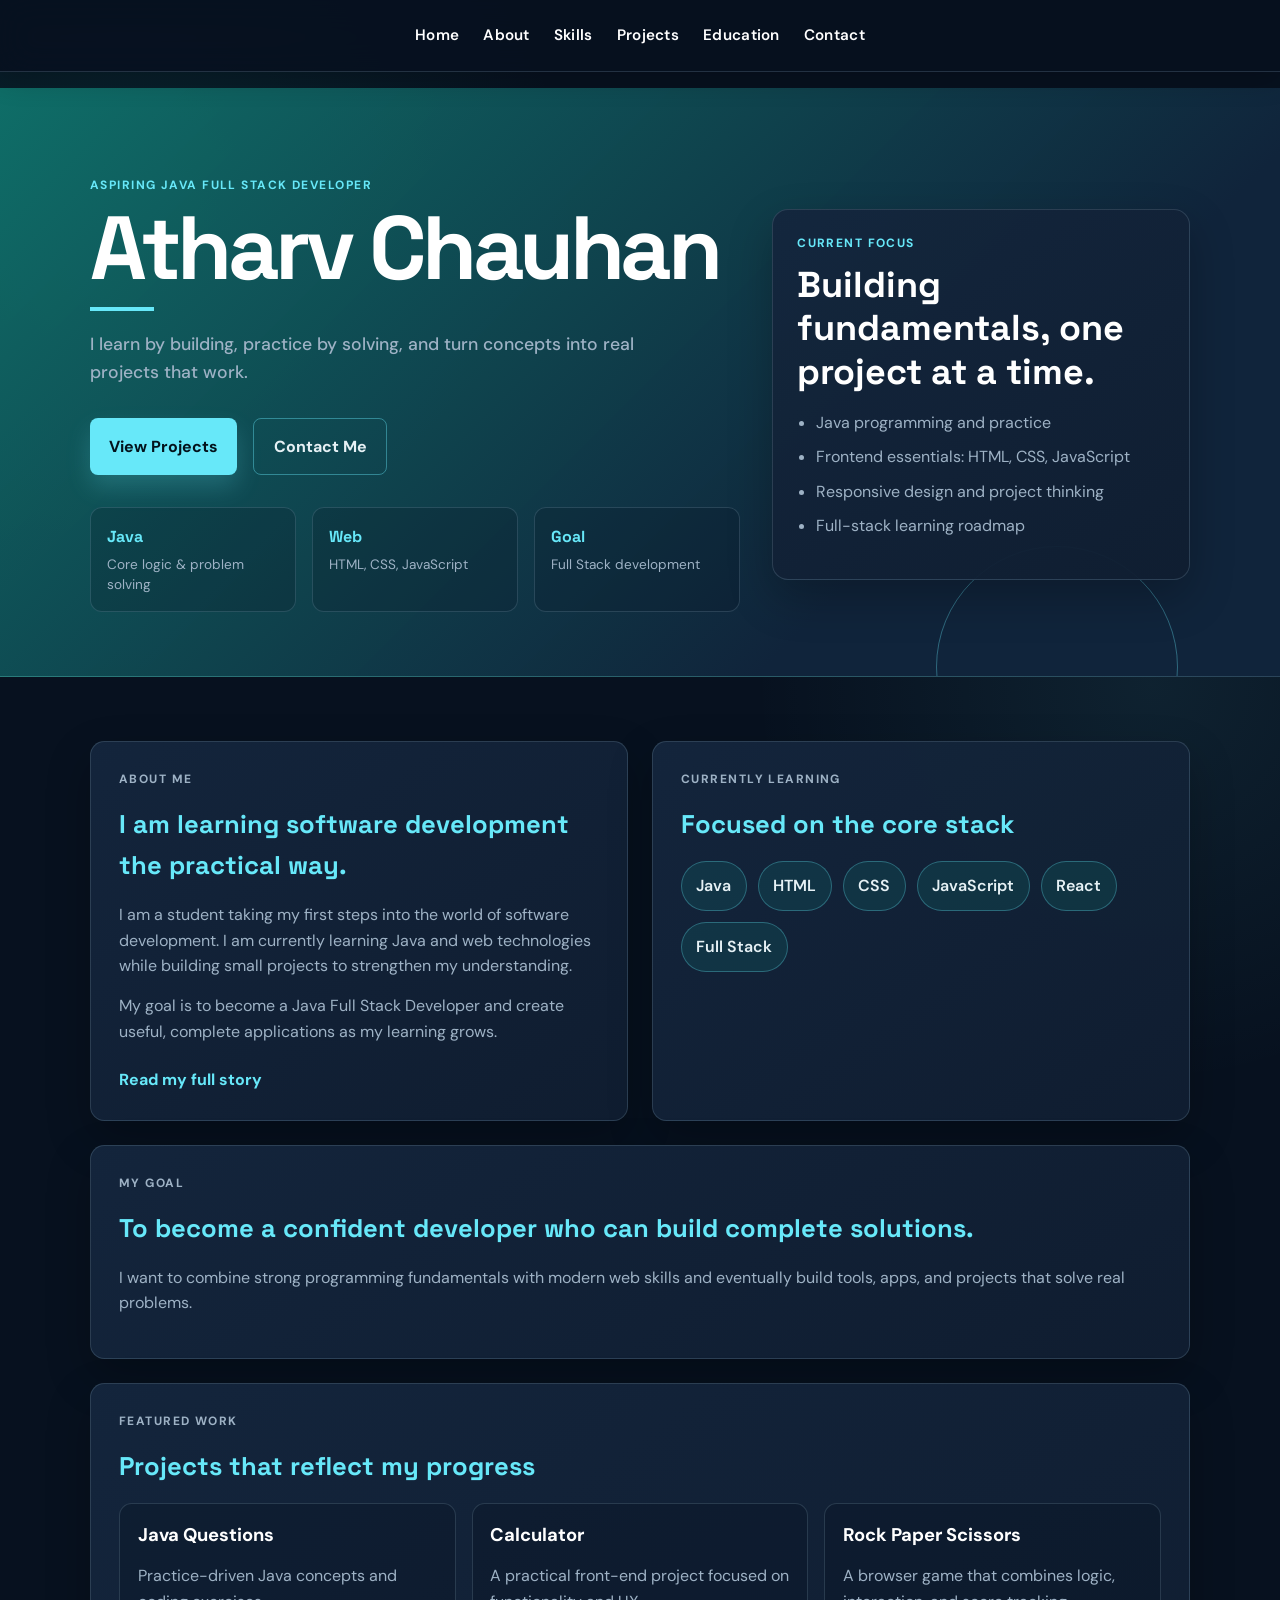
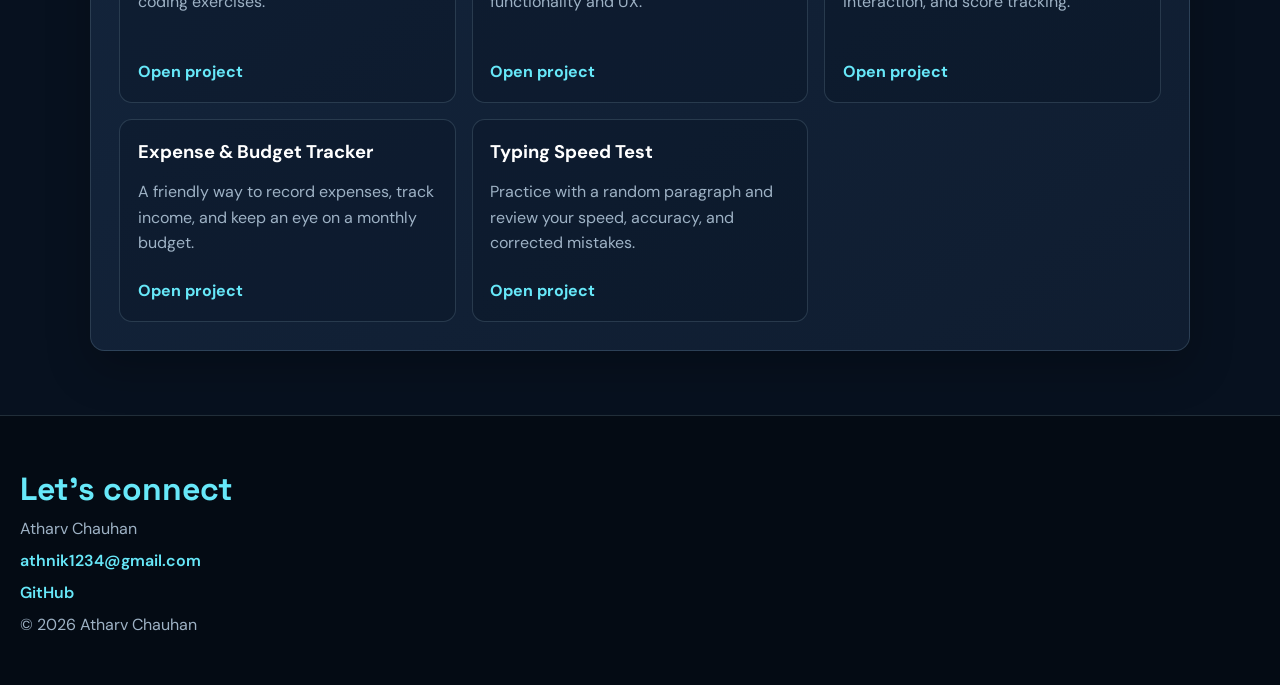
<file: index.html>
<!DOCTYPE html>
<html lang="en">
<head>
    <meta charset="UTF-8">
    <meta name="viewport" content="width=device-width, initial-scale=1.0">
    <title>Atharv Chauhan | Portfolio</title>
    <meta name="description" content="Portfolio of Atharv Chauhan, an aspiring Java Full Stack Developer learning by building real projects.">
    <link rel="stylesheet" href="index.css">
</head>
<body>
    <header class="hero-shell">
        <nav class="site-nav">
            <a href="index.html">Home</a>
            <a href="html files/About.html">About</a>
            <a href="html files/Skills.html">Skills</a>
            <a href="html files/project.html">Projects</a>
            <a href="html files/Education.html">Education</a>
            <a href="html files/Contact.html">Contact</a>
        </nav>

        <div class="hero-content">
            <div class="hero-copy">
                <p class="eyebrow">Aspiring Java Full Stack Developer</p>
                <h1>Atharv Chauhan</h1>
                <p class="tagline">I learn by building, practice by solving, and turn concepts into real projects that work.</p>

                <div class="cta-row">
                    <a class="primary-button" href="html files/project.html">View Projects</a>
                    <a class="secondary-button" href="html files/Contact.html">Contact Me</a>
                </div>

                <ul class="mini-stats" aria-label="Current learning priorities">
                    <li>
                        <strong>Java</strong>
                        <span>Core logic & problem solving</span>
                    </li>
                    <li>
                        <strong>Web</strong>
                        <span>HTML, CSS, JavaScript</span>
                    </li>
                    <li>
                        <strong>Goal</strong>
                        <span>Full Stack development</span>
                    </li>
                </ul>
            </div>

            <aside class="hero-card" aria-label="Current focus">
                <p class="card-label">Current focus</p>
                <h2>Building fundamentals, one project at a time.</h2>
                <ul>
                    <li>Java programming and practice</li>
                    <li>Frontend essentials: HTML, CSS, JavaScript</li>
                    <li>Responsive design and project thinking</li>
                    <li>Full-stack learning roadmap</li>
                </ul>
            </aside>
        </div>
    </header>

    <main class="home-main">
        <section class="intro-panel">
            <p class="section-kicker">About me</p>
            <h2>I am learning software development the practical way.</h2>
            <p>
                I am a student taking my first steps into the world of software development. I am currently
                learning Java and web technologies while building small projects to strengthen my understanding.
            </p>
            <p>
                My goal is to become a Java Full Stack Developer and create useful, complete applications as my
                learning grows.
            </p>
            <a class="inline-link" href="html files/About.html">Read my full story</a>
        </section>

        <section class="skills-panel">
            <p class="section-kicker">Currently learning</p>
            <h2>Focused on the core stack</h2>
            <div class="skill-grid" aria-label="Skills and technologies currently being learned">
                <span>Java</span>
                <span>HTML</span>
                <span>CSS</span>
                <span>JavaScript</span>
                <span>React</span>
                <span>Full Stack</span>
            </div>
        </section>

        <section class="goals-panel">
            <p class="section-kicker">My goal</p>
            <h2>To become a confident developer who can build complete solutions.</h2>
            <p>
                I want to combine strong programming fundamentals with modern web skills and eventually build tools,
                apps, and projects that solve real problems.
            </p>
        </section>

        <section class="project-panel">
            <p class="section-kicker">Featured work</p>
            <h2>Projects that reflect my progress</h2>
            <div class="project-cards">
                <article class="project-card">
                    <h3>Java Questions</h3>
                    <p>Practice-driven Java concepts and coding exercises.</p>
                    <a href="html files/JavaQuestions.html">Open project</a>
                </article>
                <article class="project-card">
                    <h3>Calculator</h3>
                    <p>A practical front-end project focused on functionality and UX.</p>
                    <a href="html files/calculator.html">Open project</a>
                </article>
                <article class="project-card">
                    <h3>Rock Paper Scissors</h3>
                    <p>A browser game that combines logic, interaction, and score tracking.</p>
                    <a href="html files/RockPaperScissor.html">Open project</a>
                </article>
                <article class="project-card">
                    <h3>Expense &amp; Budget Tracker</h3>
                    <p>A friendly way to record expenses, track income, and keep an eye on a monthly budget.</p>
                    <a href="html files/expense-tracker.html">Open project</a>
                </article>
                <article class="project-card">
                    <h3>Typing Speed Test</h3>
                    <p>Practice with a random paragraph and review your speed, accuracy, and corrected mistakes.</p>
                    <a href="html files/typing-test.html">Open project</a>
                </article>
            </div>
        </section>
    </main>

    <footer>
        <div>
            <h2>Let’s connect</h2>
        </div>
        <ul  id="Contact-me">
            <li>Atharv Chauhan</li>
            <li><a href="mailto:athnik1234@gmail.com">athnik1234@gmail.com</a></li>
            <li><a href="https://github.com/AtharvChauhan1903" target="_blank" rel="noreferrer">GitHub</a></li>
            <li>&copy; 2026 Atharv Chauhan</li>
        </ul>
    </footer>
</body>
</html>
</file>
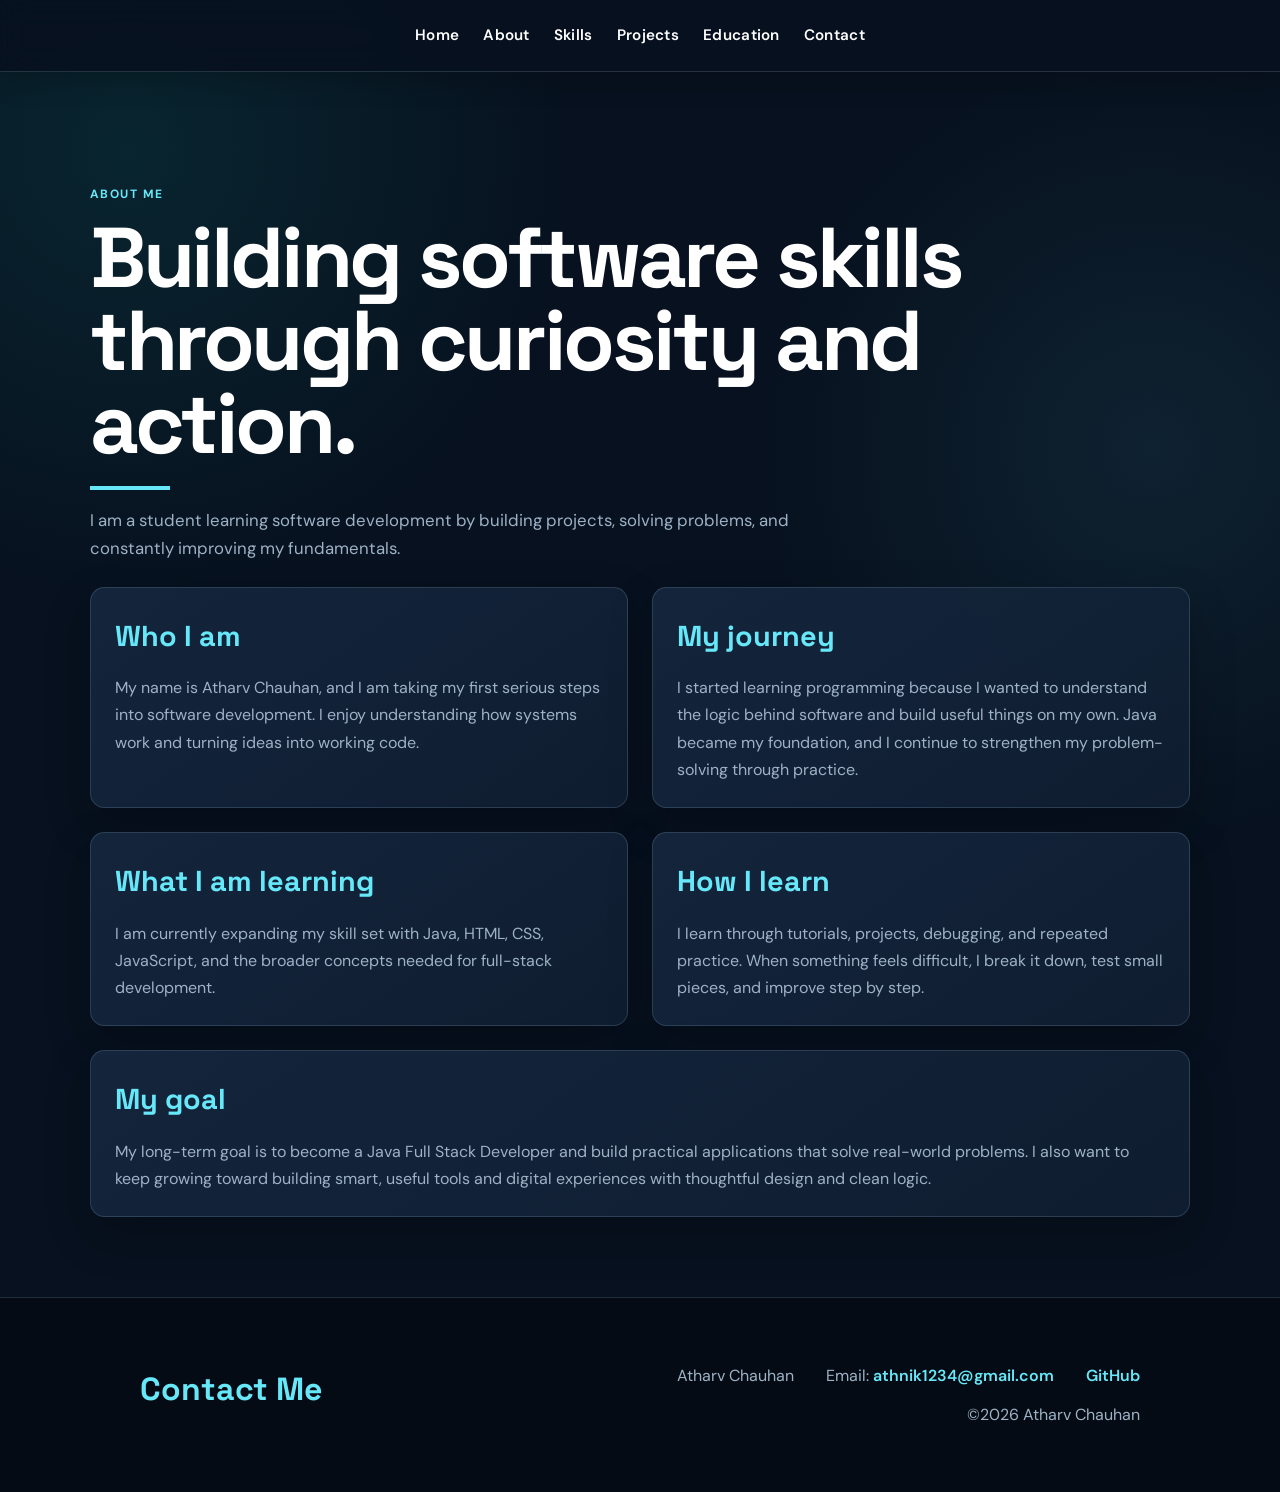
<file: html files/About.html>
<!DOCTYPE html>
<html lang="en">
<head>
    <meta charset="UTF-8">
    <meta name="viewport" content="width=device-width, initial-scale=1.0">
    <title>About Me | Atharv Chauhan</title>
    <link rel="stylesheet" href="../css files/pages.css">
</head>
<body>
    <header>
         <nav>
            <a href="../index.html">Home</a>
            <a href="About.html">About</a>
            <a href="Skills.html">Skills</a>
            <a href="project.html">Projects</a>
            <a href="Education.html">Education</a>
            <a href="Contact.html">Contact</a>
        </nav>
    </header>

    <main class="content-page">
        <section class="page-hero">
            <p class="eyebrow">About me</p>
            <h1>Building software skills through curiosity and action.</h1>
            <p>I am a student learning software development by building projects, solving problems, and constantly improving my fundamentals.</p>
        </section>

        <div class="info-grid">
            <article class="info-card">
                <h2>Who I am</h2>
                <p>My name is Atharv Chauhan, and I am taking my first serious steps into software development. I enjoy understanding how systems work and turning ideas into working code.</p>
            </article>

            <article class="info-card">
                <h2>My journey</h2>
                <p>I started learning programming because I wanted to understand the logic behind software and build useful things on my own. Java became my foundation, and I continue to strengthen my problem-solving through practice.</p>
            </article>

            <article class="info-card">
                <h2>What I am learning</h2>
                <p>I am currently expanding my skill set with Java, HTML, CSS, JavaScript, and the broader concepts needed for full-stack development.</p>
            </article>

            <article class="info-card">
                <h2>How I learn</h2>
                <p>I learn through tutorials, projects, debugging, and repeated practice. When something feels difficult, I break it down, test small pieces, and improve step by step.</p>
            </article>

            <article class="info-card span-two">
                <h2>My goal</h2>
                <p>My long-term goal is to become a Java Full Stack Developer and build practical applications that solve real-world problems. I also want to keep growing toward building smart, useful tools and digital experiences with thoughtful design and clean logic.</p>
            </article>
        </div>
    </main>

     <footer>
        <h2>Contact Me</h2>
        <ul id="Contact-me">
            <li>Atharv Chauhan</li>
            <li>Email: <a href="mailto:athnik1234@gmail.com">athnik1234@gmail.com</a></li>
            <li><a href="https://github.com/AtharvChauhan1903" target="_blank" rel="noreferrer">GitHub</a></li>
            <li>&copy;2026 Atharv Chauhan</li>
        </ul>
    </footer>
</body>
</html>
</file>
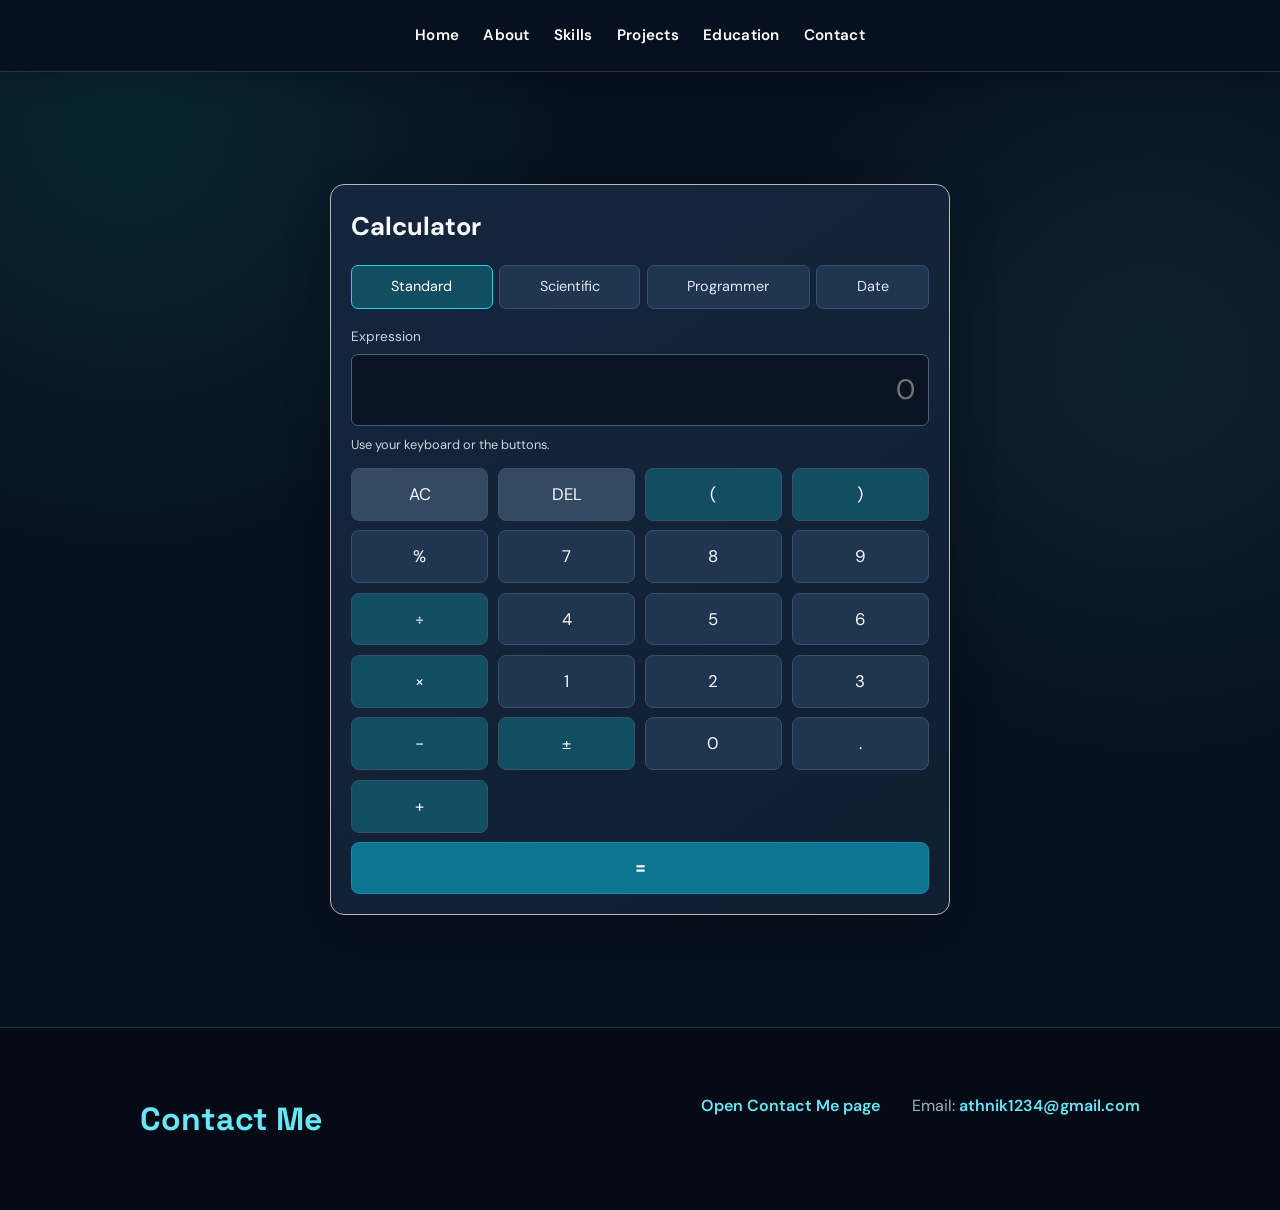
<file: html files/calculator.html>
<!DOCTYPE html>
<html lang="en">
<head>
    <meta charset="UTF-8">
    <meta name="viewport" content="width=device-width, initial-scale=1.0">
    <title>Calculator</title>
    <link rel="stylesheet" href="../css files/pages.css">
    <link rel="stylesheet" href="../css files/calculator.css">
</head>
<body>
    <header>
        <nav class="site-nav">
            <a href="../index.html">Home</a>
            <a href="About.html">About</a>
            <a href="Skills.html">Skills</a>
            <a href="project.html">Projects</a>
            <a href="Education.html">Education</a>
            <a href="Contact.html">Contact</a>
        </nav>
    </header>
    <main class="calculator-page">
        <section id="calculator" aria-label="Calculator">
            <h1>Calculator</h1>
            <div class="mode-switcher" role="group" aria-label="Calculator mode">
                <button class="mode-button" type="button" data-mode="standard" aria-pressed="true">Standard</button>
                <button class="mode-button" type="button" data-mode="scientific" aria-pressed="false">Scientific</button>
                <button class="mode-button" type="button" data-mode="programmer" aria-pressed="false">Programmer</button>
                <button class="mode-button" type="button" data-mode="date" aria-pressed="false">Date</button>
            </div>
            <div id="expression-calculator">
                <div class="display-options">
                    <label class="calculator-label" for="display">Expression</label>
                    <label class="angle-control" id="angle-control" hidden>
                        Angle
                        <select id="angle-unit" aria-label="Angle unit">
                            <option value="deg">Degrees</option>
                            <option value="rad">Radians</option>
                        </select>
                    </label>
                </div>
                <input
                    type="text"
                    id="display"
                    aria-label="Calculator expression"
                    aria-describedby="calculator-message"
                    autocomplete="off"
                    autocapitalize="off"
                    spellcheck="false"
                    inputmode="decimal"
                    placeholder="0"
                >
                <p id="calculator-message" role="status" aria-live="polite">Use your keyboard or the buttons.</p>
                <div class="programmer-options" id="programmer-options" hidden>
                    <div class="base-selector" role="radiogroup" aria-label="Number base">
                        <label><input type="radio" name="number-base" value="16"> HEX</label>
                        <label><input type="radio" name="number-base" value="10" checked> DEC</label>
                        <label><input type="radio" name="number-base" value="8"> OCT</label>
                        <label><input type="radio" name="number-base" value="2"> BIN</label>
                    </div>
                    <p id="base-results" aria-live="polite"></p>
                </div>
                <div class="button_container" id="keypad">
                    <button class="button utility-button" type="button" data-action="clear" aria-label="Clear">AC</button>
                    <button class="button utility-button" type="button" data-action="backspace" aria-label="Backspace">DEL</button>
                    <button class="button operator-button standard-key" type="button" data-value="(" aria-label="Open parenthesis">(</button>
                    <button class="button operator-button standard-key" type="button" data-value=")" aria-label="Close parenthesis">)</button>
                    <button class="button standard-key" type="button" data-value="%">%</button>

                    <button class="button digit-key" type="button" data-digit="7">7</button>
                    <button class="button digit-key" type="button" data-digit="8">8</button>
                    <button class="button digit-key" type="button" data-digit="9">9</button>
                    <button class="button operator-button standard-key programmer-key" type="button" data-value="/">÷</button>

                    <button class="button digit-key" type="button" data-digit="4">4</button>
                    <button class="button digit-key" type="button" data-digit="5">5</button>
                    <button class="button digit-key" type="button" data-digit="6">6</button>
                    <button class="button operator-button standard-key programmer-key" type="button" data-value="*">×</button>

                    <button class="button digit-key" type="button" data-digit="1">1</button>
                    <button class="button digit-key" type="button" data-digit="2">2</button>
                    <button class="button digit-key" type="button" data-digit="3">3</button>
                    <button class="button operator-button standard-key programmer-key" type="button" data-value="-">−</button>

                    <button class="button operator-button standard-key" type="button" data-action="negate" aria-label="Change sign">±</button>
                    <button class="button digit-key" type="button" data-digit="0">0</button>
                    <button class="button standard-key" type="button" data-value=".">.</button>
                    <button class="button operator-button standard-key programmer-key" type="button" data-value="+">+</button>

                    <button class="button scientific-key" type="button" data-value="sin(">sin</button>
                    <button class="button scientific-key" type="button" data-value="cos(">cos</button>
                    <button class="button scientific-key" type="button" data-value="tan(">tan</button>
                    <button class="button scientific-key" type="button" data-value="sqrt(">√</button>
                    <button class="button scientific-key" type="button" data-value="ln(">ln</button>
                    <button class="button scientific-key" type="button" data-value="log(">log</button>
                    <button class="button scientific-key" type="button" data-value="asin(">asin</button>
                    <button class="button scientific-key" type="button" data-value="acos(">acos</button>
                    <button class="button scientific-key" type="button" data-value="atan(">atan</button>
                    <button class="button scientific-key" type="button" data-value="cbrt(">∛</button>
                    <button class="button scientific-key" type="button" data-value="abs(">abs</button>
                    <button class="button scientific-key" type="button" data-value="exp(">eˣ</button>
                    <button class="button scientific-key" type="button" data-value="^">xʸ</button>
                    <button class="button scientific-key" type="button" data-value="!">x!</button>
                    <button class="button scientific-key" type="button" data-value="π">π</button>
                    <button class="button scientific-key" type="button" data-value="e">e</button>

                    <button class="button programmer-key" type="button" data-digit="A">A</button>
                    <button class="button programmer-key" type="button" data-digit="B">B</button>
                    <button class="button programmer-key" type="button" data-digit="C">C</button>
                    <button class="button programmer-key" type="button" data-digit="D">D</button>
                    <button class="button programmer-key" type="button" data-digit="E">E</button>
                    <button class="button programmer-key" type="button" data-digit="F">F</button>
                    <button class="button programmer-key" type="button" data-value="&">AND</button>
                    <button class="button programmer-key" type="button" data-value="|">OR</button>
                    <button class="button programmer-key" type="button" data-value="^">XOR</button>
                    <button class="button programmer-key" type="button" data-value="~">NOT</button>
                    <button class="button programmer-key" type="button" data-value="<<">Lsh</button>
                    <button class="button programmer-key" type="button" data-value=">>">Rsh</button>

                    <button class="button equals-button" type="button" data-action="calculate">=</button>
                </div>
            </div>
            <section id="date-calculator" hidden aria-label="Date calculator">
                <div class="date-mode-switcher" role="group" aria-label="Date calculation type">
                    <button type="button" data-date-mode="difference" aria-pressed="true">Difference between dates</button>
                    <button type="button" data-date-mode="add" aria-pressed="false">Add or subtract time</button>
                </div>
                <div id="date-difference">
                    <label class="calculator-label" for="date-start">From</label>
                    <input type="date" id="date-start">
                    <label class="calculator-label" for="date-end">To</label>
                    <input type="date" id="date-end">
                    <button class="button equals-button date-calculate" type="button" data-date-action="difference">Calculate difference</button>
                </div>
                <div id="date-addition" hidden>
                    <label class="calculator-label" for="date-base">Date</label>
                    <input type="date" id="date-base">
                    <label class="calculator-label" for="date-amount">Amount</label>
                    <div class="date-amount-row">
                        <input type="number" id="date-amount" value="1" step="1">
                        <select id="date-unit" aria-label="Time unit">
                            <option value="days">Days</option>
                            <option value="weeks">Weeks</option>
                            <option value="months">Months</option>
                            <option value="years">Years</option>
                        </select>
                    </div>
                    <div class="date-action-row">
                        <button class="button" type="button" data-date-action="subtract">Subtract</button>
                        <button class="button" type="button" data-date-action="add">Add</button>
                    </div>
                </div>
                <p id="date-result" role="status" aria-live="polite">Choose dates to calculate.</p>
            </section>
        </section>
    </main>
    <footer>
        <h2>Contact Me</h2>
        <ul id="Contact-me">
            <li><a href="Contact.html">Open Contact Me page</a></li>
            <li>Email: <a href="mailto:athnik1234@gmail.com">athnik1234@gmail.com</a></li>
        </ul>
    </footer>
    <script src="../javascript files/calculator.js"></script>
</body>
</html>
</file>
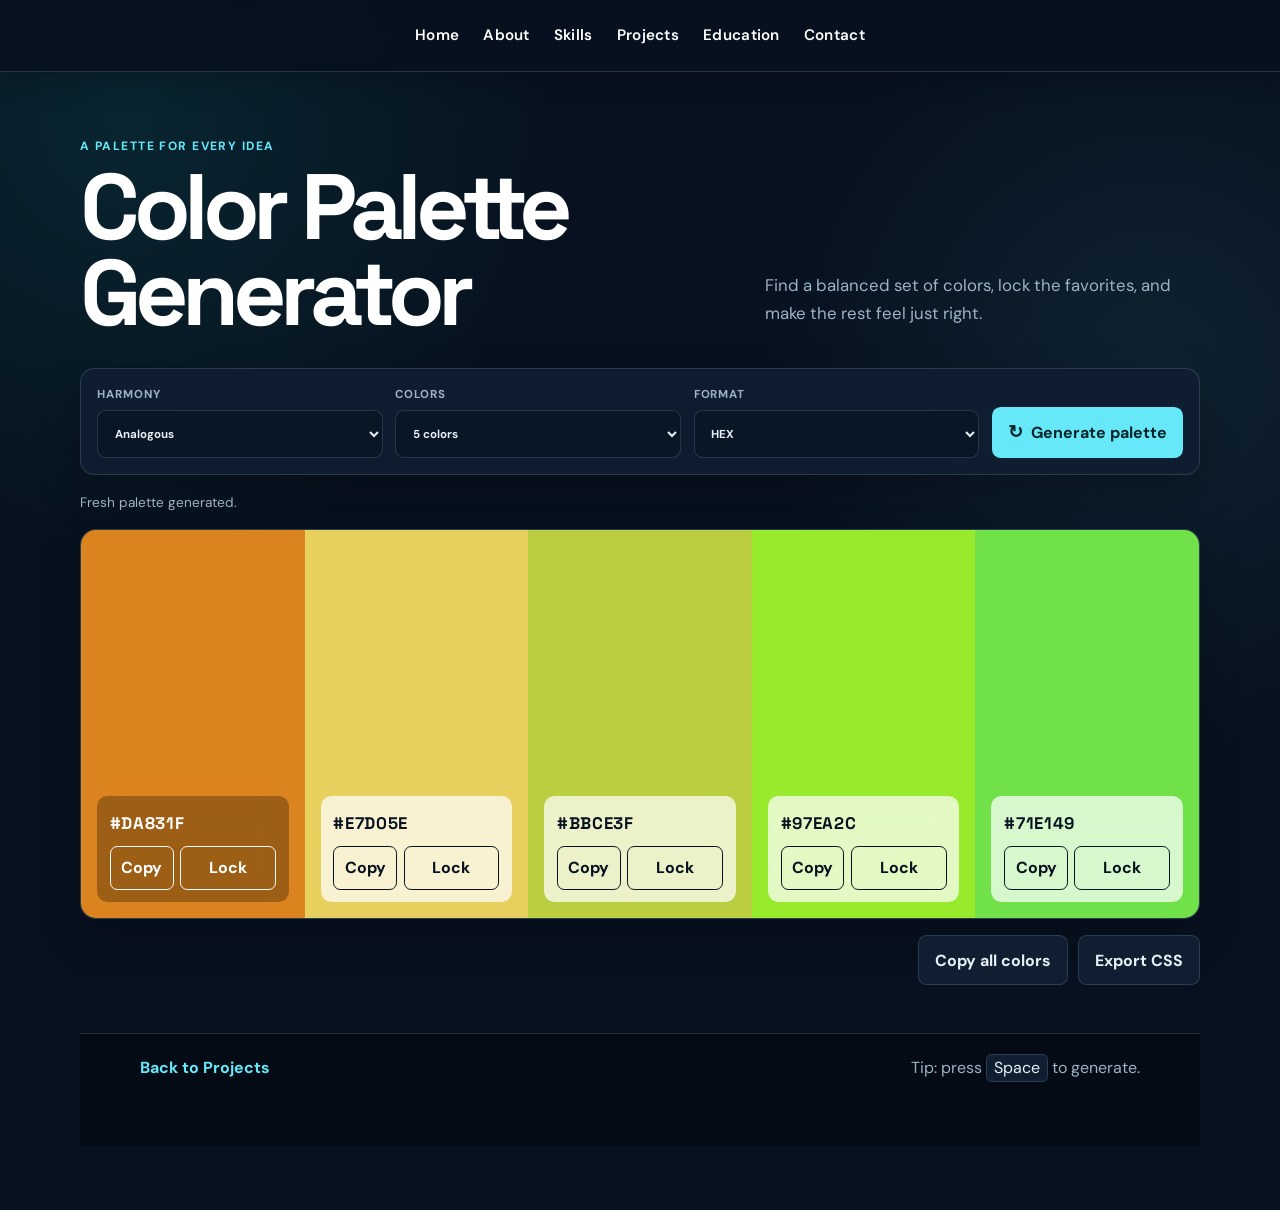
<file: html files/color-Palletegegenrator.html>
<!DOCTYPE html>
<html lang="en">
<head>
    <meta charset="UTF-8">
    <meta name="viewport" content="width=device-width, initial-scale=1.0">
    <meta name="theme-color" content="#07111f">
    <meta name="description" content="Generate, lock, copy, and export polished color palettes.">
    <title>Color Palette Generator | Atharv Chauhan</title>
    <link rel="stylesheet" href="../css files/pages.css">
    <link rel="stylesheet" href="../css files/color-palette.css">
</head>
<body>
    <header>
        <nav class="site-nav" aria-label="Main navigation">
            <a href="../index.html">Home</a>
            <a href="About.html">About</a>
            <a href="Skills.html">Skills</a>
            <a href="project.html">Projects</a>
            <a href="Education.html">Education</a>
            <a href="Contact.html">Contact</a>
        </nav>
    </header>

    <main class="palette-page">
        <section class="palette-hero" aria-labelledby="page-title">
            <div>
                <p class="palette-eyebrow">A palette for every idea</p>
                <h1 id="page-title">Color Palette<br>Generator</h1>
            </div>
            <p>Find a balanced set of colors, lock the favorites, and make the rest feel just right.</p>
        </section>

        <section class="palette-controls" aria-label="Palette settings">
            <label for="harmony-select">
                <span>Harmony</span>
                <select id="harmony-select">
                    <option value="analogous">Analogous</option>
                    <option value="complementary">Complementary</option>
                    <option value="split-complementary">Split complementary</option>
                    <option value="triadic">Triadic</option>
                    <option value="monochromatic">Monochromatic</option>
                </select>
            </label>

            <label for="color-count">
                <span>Colors</span>
                <select id="color-count">
                    <option value="3">3 colors</option>
                    <option value="4">4 colors</option>
                    <option value="5" selected>5 colors</option>
                </select>
            </label>

            <label for="format-select">
                <span>Format</span>
                <select id="format-select">
                    <option value="hex">HEX</option>
                    <option value="rgb">RGB</option>
                </select>
            </label>

            <button id="generate-button" class="generate-button" type="button">
                <span aria-hidden="true">↻</span>
                Generate palette
            </button>
        </section>

        <p id="palette-status" class="palette-status" role="status" aria-live="polite"></p>

        <section id="palette" class="palette-grid" aria-label="Generated color palette"></section>

        <div class="palette-actions">
            <button id="copy-all-button" class="secondary-button" type="button">Copy all colors</button>
            <button id="export-button" class="secondary-button" type="button">Export CSS</button>
        </div>

        <footer class="palette-footer">
            <a href="project.html">Back to Projects</a>
            <span>Tip: press <kbd>Space</kbd> to generate.</span>
        </footer>
    </main>

    <script src="../javascript files/color-palette.js"></script>
</body>
</html>
</file>
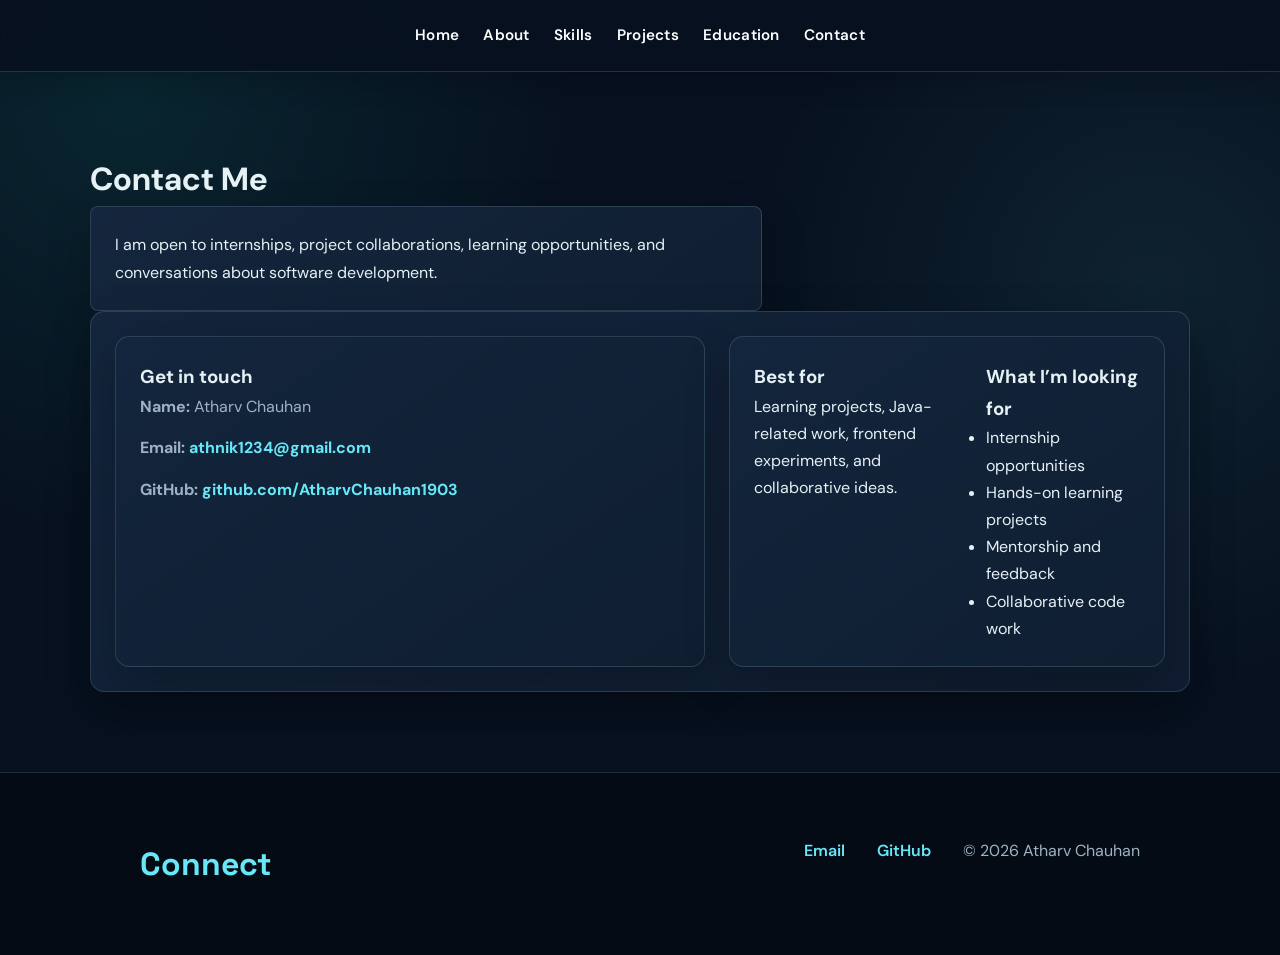
<file: html files/Contact.html>
<!DOCTYPE html>
<html lang="en">
<head>
    <meta charset="UTF-8">
    <meta name="viewport" content="width=device-width, initial-scale=1.0">
    <title>Contact Me | Atharv Chauhan</title>
    <link rel="stylesheet" href="../css files/pages.css">
</head>
<body>
    <header>
        <nav>
            <a href="../index.html">Home</a>
            <a href="About.html">About</a>
            <a href="Skills.html">Skills</a>
            <a href="project.html">Projects</a>
            <a href="Education.html">Education</a>
            <a href="Contact.html">Contact</a>
        </nav>
    </header>

    <main>
        <h1 id="Contact_me">Contact Me</h1>
        <p id="intro_para">
            I am open to internships, project collaborations, learning opportunities, and conversations about software development.
        </p>

        <div class="contact-grid">
            <section class="info-card">
                <h3>Get in touch</h3>
                <ul class="contact-list">
                    <li><strong>Name:</strong> Atharv Chauhan</li>
                    <li><strong>Email:</strong> <a href="mailto:athnik1234@gmail.com">athnik1234@gmail.com</a></li>
                    <li><strong>GitHub:</strong> <a href="https://github.com/AtharvChauhan1903" target="_blank" rel="noreferrer">github.com/AtharvChauhan1903</a></li>
                </ul>
            </section>

            <aside class="details-grid">
                <div>
                    <h3>Best for</h3>
                    <p>Learning projects, Java-related work, frontend experiments, and collaborative ideas.</p>
                </div>
                <div>
                    <h3>What I’m looking for</h3>
                    <ul>
                        <li>Internship opportunities</li>
                        <li>Hands-on learning projects</li>
                        <li>Mentorship and feedback</li>
                        <li>Collaborative code work</li>
                    </ul>
                </div>
            </aside>
        </div>
    </main>

    <footer>
        <h2>Connect</h2>
        <ul id="Contact-me">
            <li><a href="mailto:athnik1234@gmail.com">Email</a></li>
            <li><a href="https://github.com/AtharvChauhan1903" target="_blank" rel="noreferrer">GitHub</a></li>
            <li>&copy; 2026 Atharv Chauhan</li>
        </ul>
    </footer>
</body>
</html>
</file>
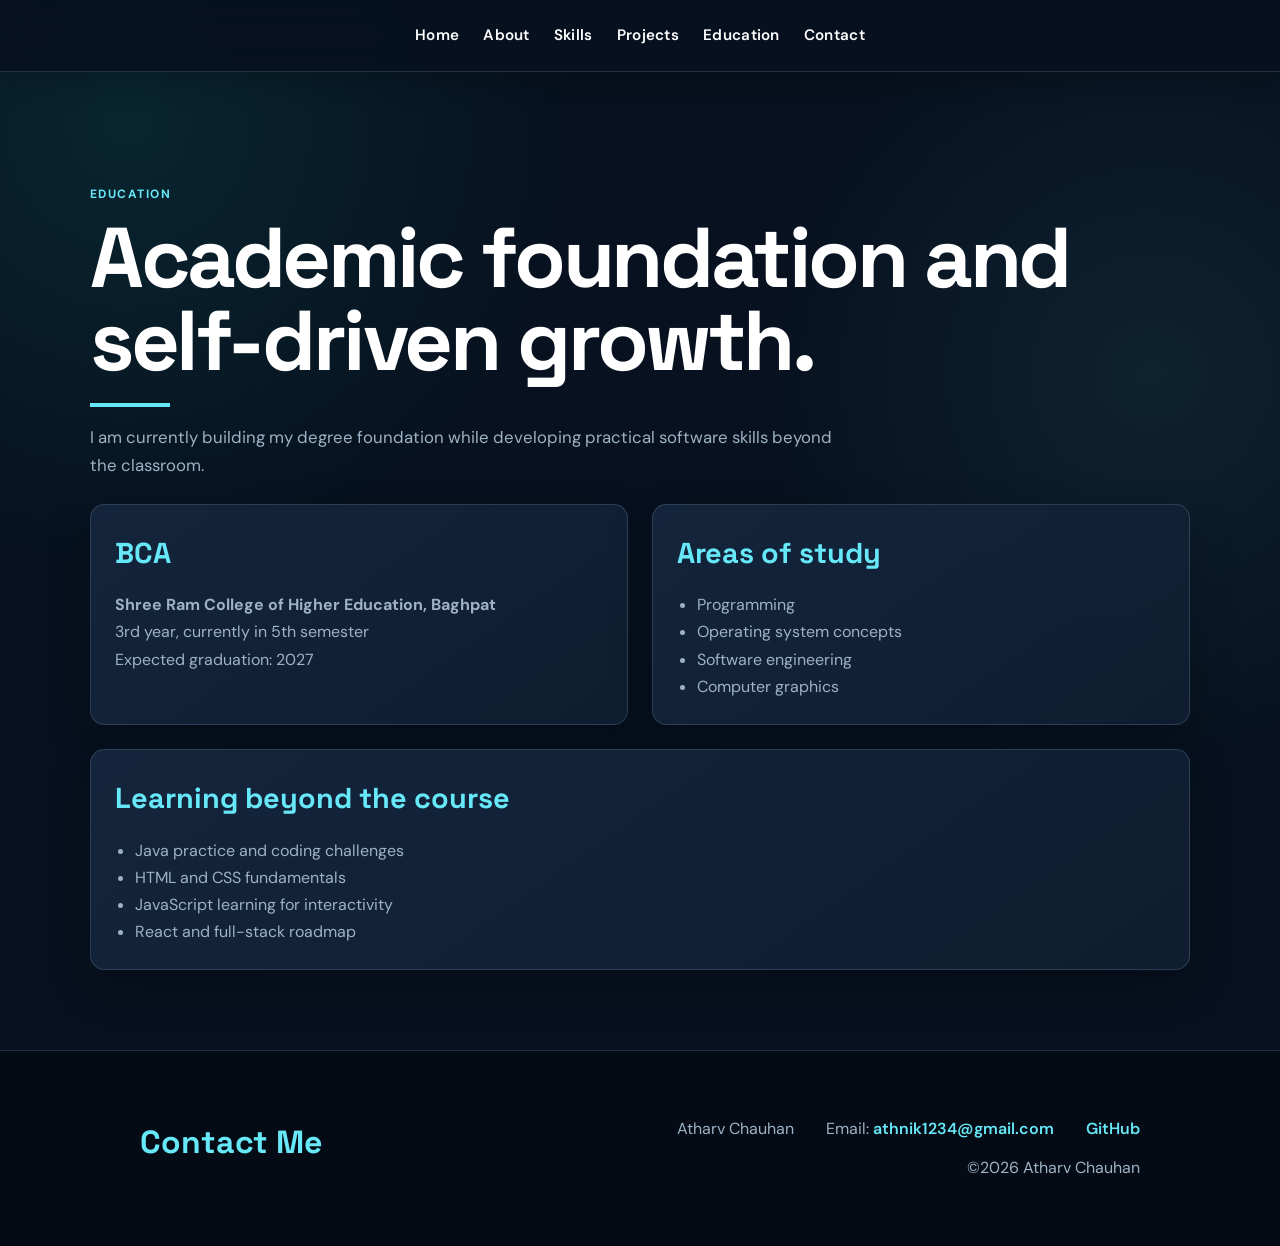
<file: html files/Education.html>
<!DOCTYPE html>
<html lang="en">
<head>
    <meta charset="UTF-8">
    <meta name="viewport" content="width=device-width, initial-scale=1.0">
    <title>Education | Atharv Chauhan</title>
    <link rel="stylesheet" href="../css files/pages.css">
</head>
<body>
    <header>
         <nav>
            <a href="../index.html">Home</a>
            <a href="About.html">About</a>
            <a href="Skills.html">Skills</a>
            <a href="project.html">Projects</a>
            <a href="Education.html">Education</a>
            <a href="Contact.html">Contact</a>
        </nav>
    </header>

    <main class="content-page">
        <section class="page-hero">
            <p class="eyebrow">Education</p>
            <h1>Academic foundation and self-driven growth.</h1>
            <p>I am currently building my degree foundation while developing practical software skills beyond the classroom.</p>
        </section>

        <div class="info-grid">
            <article class="info-card">
                <h2>BCA</h2>
                <p><strong>Shree Ram College of Higher Education, Baghpat</strong></p>
                <p>3rd year, currently in 5th semester</p>
                <p>Expected graduation: 2027</p>
            </article>

            <article class="info-card">
                <h2>Areas of study</h2>
                <ul class="stack-list">
                    <li>Programming</li>
                    <li>Operating system concepts</li>
                    <li>Software engineering</li>
                    <li>Computer graphics</li>
                </ul>
            </article>

            <article class="info-card span-two">
                <h2>Learning beyond the course</h2>
                <ul class="stack-list">
                    <li>Java practice and coding challenges</li>
                    <li>HTML and CSS fundamentals</li>
                    <li>JavaScript learning for interactivity</li>
                    <li>React and full-stack roadmap</li>
                </ul>
            </article>
        </div>
    </main>

     <footer>
        <h2>Contact Me</h2>
        <ul id="Contact-me">
            <li>Atharv Chauhan</li>
            <li>Email: <a href="mailto:athnik1234@gmail.com">athnik1234@gmail.com</a></li>
            <li><a href="https://github.com/AtharvChauhan1903" target="_blank" rel="noreferrer">GitHub</a></li>
            <li>&copy;2026 Atharv Chauhan</li>
        </ul>
    </footer>
</body>
</html>
</file>
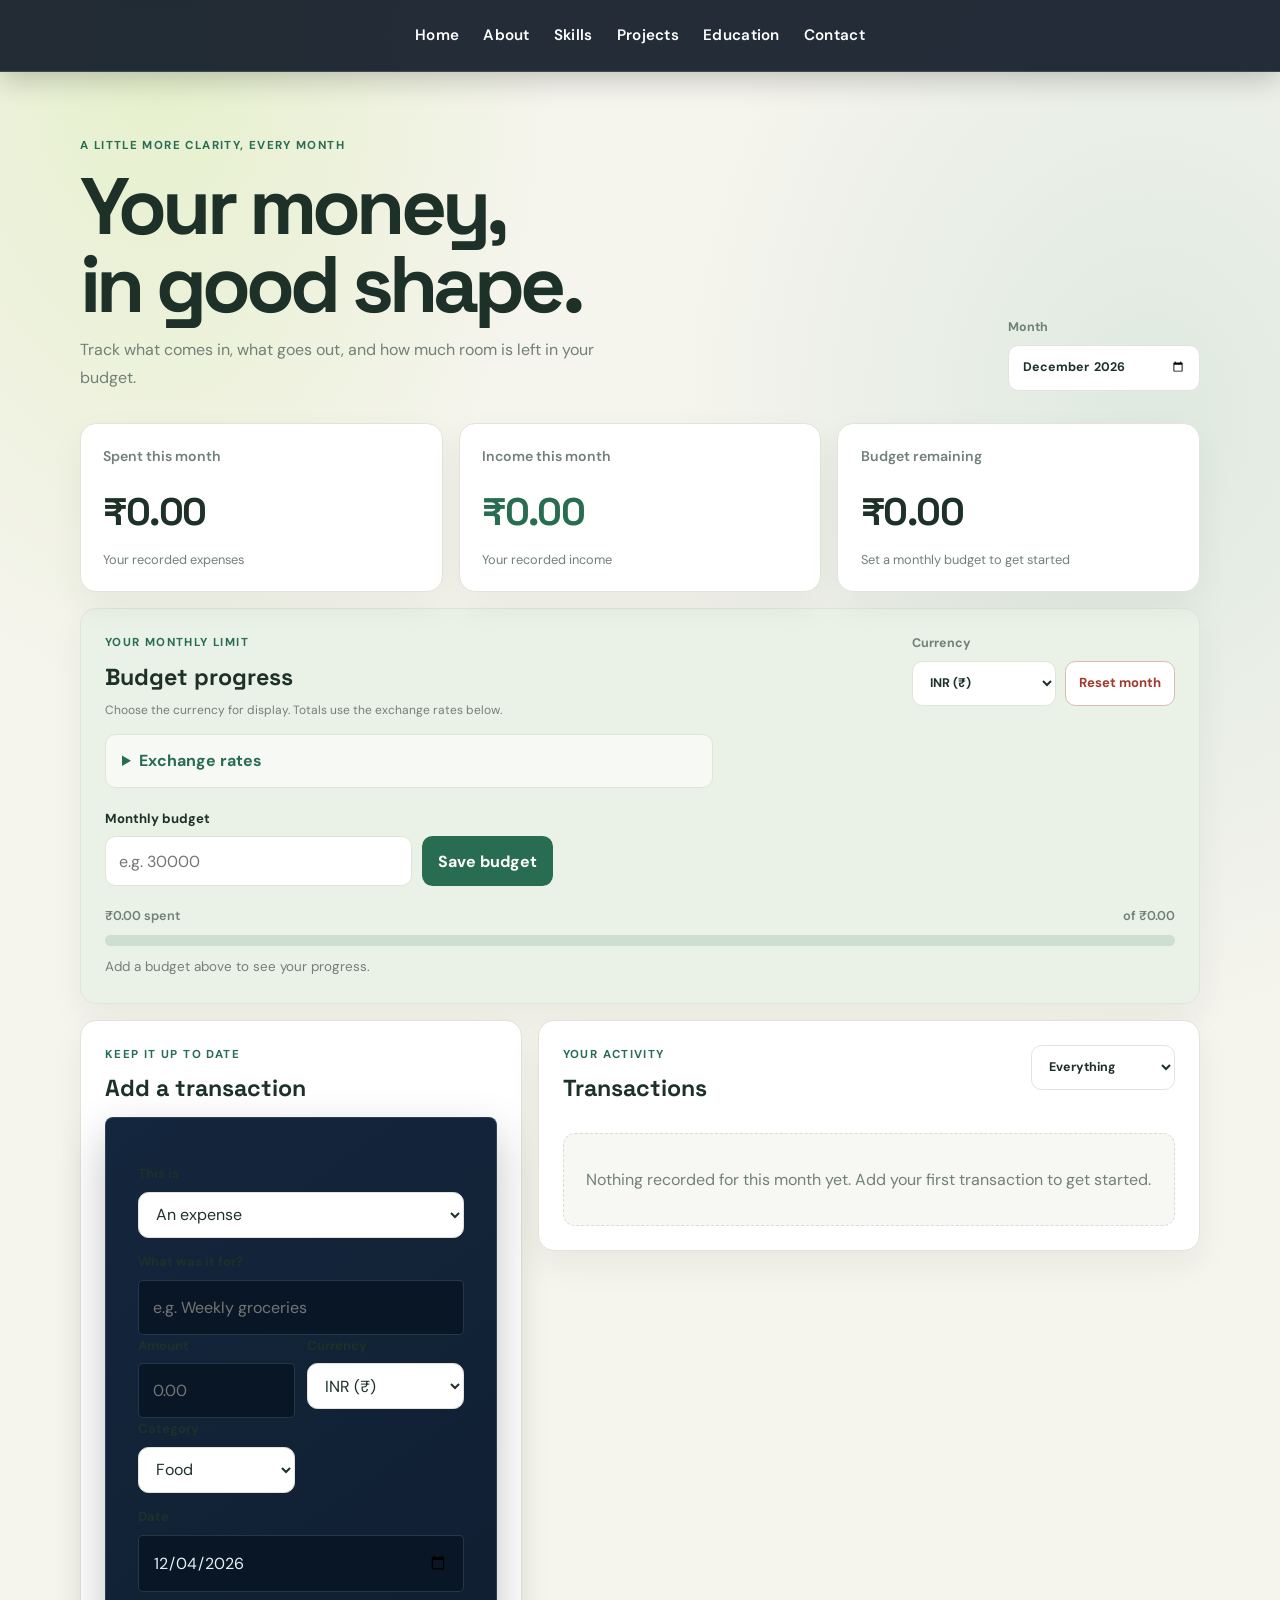
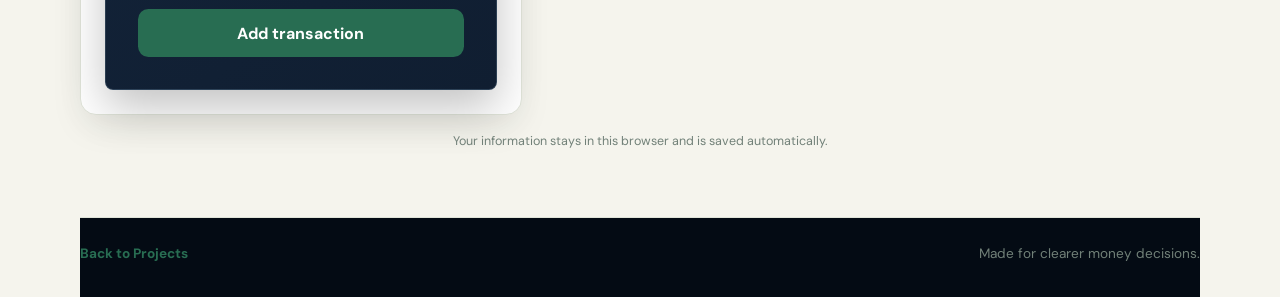
<file: html files/expense-tracker.html>
<!DOCTYPE html>
<html lang="en">
<head>
    <meta charset="UTF-8">
    <meta name="viewport" content="width=device-width, initial-scale=1.0">
    <meta name="theme-color" content="#f5f4ed">
    <meta name="description" content="Keep an eye on your spending, income, and monthly budget.">
    <title>Expense &amp; Budget Tracker | Atharv Chauhan</title>
    <link rel="stylesheet" href="../css files/pages.css">
    <link rel="stylesheet" href="../css files/expense-tracker.css">
</head>
<body>
    <header>
        <nav class="site-nav" aria-label="Main navigation">
            <a href="../index.html">Home</a>
            <a href="About.html">About</a>
            <a href="Skills.html">Skills</a>
            <a href="project.html">Projects</a>
            <a href="Education.html">Education</a>
            <a href="Contact.html">Contact</a>
        </nav>
    </header>

    <main class="tracker-page">
        <section class="tracker-hero" aria-labelledby="page-title">
            <div>
                <p class="tracker-eyebrow">A little more clarity, every month</p>
                <h1 id="page-title">Your money,<br>in good shape.</h1>
                <p class="tracker-intro">Track what comes in, what goes out, and how much room is left in your budget.</p>
            </div>
            <label class="month-picker" for="selected-month">
                <span>Month</span>
                <input id="selected-month" type="month">
            </label>
        </section>

        <p id="tracker-status" class="tracker-status" role="status" aria-live="polite"></p>

        <section class="summary-grid" aria-label="Monthly overview">
            <article class="summary-card spent-card">
                <span class="summary-label">Spent this month</span>
                <strong id="monthly-spent">$0.00</strong>
                <span class="summary-note">Your recorded expenses</span>
            </article>
            <article class="summary-card income-card">
                <span class="summary-label">Income this month</span>
                <strong id="monthly-income">$0.00</strong>
                <span class="summary-note">Your recorded income</span>
            </article>
            <article class="summary-card remaining-card">
                <span class="summary-label">Budget remaining</span>
                <strong id="budget-remaining">$0.00</strong>
                <span id="remaining-note" class="summary-note">Set a monthly budget to get started</span>
            </article>
        </section>

        <section class="budget-panel" aria-labelledby="budget-title">
            <div class="budget-heading">
                <div>
                    <p class="tracker-eyebrow">Your monthly limit</p>
                    <h2 id="budget-title">Budget progress</h2>
                </div>
                <div class="budget-actions">
                    <label class="currency-picker" for="currency-select">
                        <span>Currency</span>
                        <select id="currency-select">
                            <option value="INR">INR (₹)</option>
                            <option value="USD">USD ($)</option>
                            <option value="EUR">EUR (€)</option>
                            <option value="GBP">GBP (£)</option>
                        </select>
                    </label>
                    <button id="reset-month" class="reset-button" type="button">Reset month</button>
                </div>
            </div>
            <p class="currency-note">Choose the currency for display. Totals use the exchange rates below.</p>
            <details class="exchange-panel">
                <summary>Exchange rates</summary>
                <p class="exchange-note">Enter how many units equal 1 USD, then save the rates.</p>
                <div class="exchange-grid">
                    <label for="rate-usd">1 USD = USD
                        <input id="rate-usd" type="number" min="0.0001" step="0.0001" value="1">
                    </label>
                    <label for="rate-inr">1 USD = INR
                        <input id="rate-inr" type="number" min="0.0001" step="0.0001" value="83">
                    </label>
                    <label for="rate-eur">1 USD = EUR
                        <input id="rate-eur" type="number" min="0.0001" step="0.0001" value="0.92">
                    </label>
                    <label for="rate-gbp">1 USD = GBP
                        <input id="rate-gbp" type="number" min="0.0001" step="0.0001" value="0.79">
                    </label>
                </div>
                <button id="save-rates" class="save-rates-button" type="button">Save exchange rates</button>
            </details>
            <div class="budget-edit">
                <label for="budget-input">Monthly budget</label>
                <div class="budget-input-row">
                    <input id="budget-input" type="number" min="0.01" step="0.01" inputmode="decimal" placeholder="e.g. 30000">
                    <button id="save-budget" type="button">Save budget</button>
                </div>
            </div>
            <div class="progress-labels">
                <span id="budget-spent-label">₹0 spent</span>
                <span id="budget-total-label">of ₹0</span>
            </div>
            <div
                id="budget-progress"
                class="progress-track"
                role="progressbar"
                aria-label="Monthly budget used"
                aria-valuemin="0"
                aria-valuemax="100"
                aria-valuenow="0"
            >
                <span id="budget-progress-fill"></span>
            </div>
            <p id="budget-message" class="budget-message">Add a budget above to see your progress.</p>
        </section>

        <div class="tracker-columns">
            <section class="transaction-form-panel" aria-labelledby="add-transaction-title">
                <p class="tracker-eyebrow">Keep it up to date</p>
                <h2 id="add-transaction-title">Add a transaction</h2>
                <form id="transaction-form">
                    <label for="transaction-type">This is</label>
                    <select id="transaction-type" name="type">
                        <option value="expense">An expense</option>
                        <option value="income">Income</option>
                    </select>

                    <label for="transaction-description">What was it for?</label>
                    <input id="transaction-description" name="description" type="text" maxlength="80" placeholder="e.g. Weekly groceries" required>

                    <div class="form-row">
                        <div>
                            <label for="transaction-amount">Amount</label>
                            <input id="transaction-amount" name="amount" type="number" min="0.01" step="0.01" inputmode="decimal" placeholder="0.00" required>
                        </div>
                        <div>
                            <label for="transaction-currency">Currency</label>
                            <select id="transaction-currency" name="currency">
                                <option value="INR">INR (₹)</option>
                                <option value="USD">USD ($)</option>
                                <option value="EUR">EUR (€)</option>
                                <option value="GBP">GBP (£)</option>
                            </select>
                        </div>
                    </div>
                    <div class="form-row">
                        <div>
                            <label for="transaction-category">Category</label>
                            <select id="transaction-category" name="category">
                                <option>Food</option>
                                <option>Transport</option>
                                <option>Shopping</option>
                                <option>Bills</option>
                                <option>Health</option>
                                <option>Entertainment</option>
                                <option>Education</option>
                                <option>Salary</option>
                                <option>Other</option>
                            </select>
                        </div>
                    </div>

                    <label for="transaction-date">Date</label>
                    <input id="transaction-date" name="date" type="date" required>
                    <button class="add-transaction-button" type="submit">Add transaction</button>
                </form>
            </section>

            <section class="transactions-panel" aria-labelledby="transactions-title">
                <div class="transactions-heading">
                    <div>
                        <p class="tracker-eyebrow">Your activity</p>
                        <h2 id="transactions-title">Transactions</h2>
                    </div>
                    <label class="filter-picker" for="transaction-filter">
                        <span class="visually-hidden">Filter transactions</span>
                        <select id="transaction-filter">
                            <option value="all">Everything</option>
                            <option value="expense">Expenses</option>
                            <option value="income">Income</option>
                        </select>
                    </label>
                </div>
                <ul id="transaction-list" class="transaction-list" aria-live="polite"></ul>
            </section>
        </div>
        <p class="privacy-note">Your information stays in this browser and is saved automatically.</p>
    </main>

    <footer class="tracker-footer">
        <a href="project.html">Back to Projects</a>
        <span>Made for clearer money decisions.</span>
    </footer>
    <script src="../javascript files/expense-tracker.js"></script>
</body>
</html>
</file>
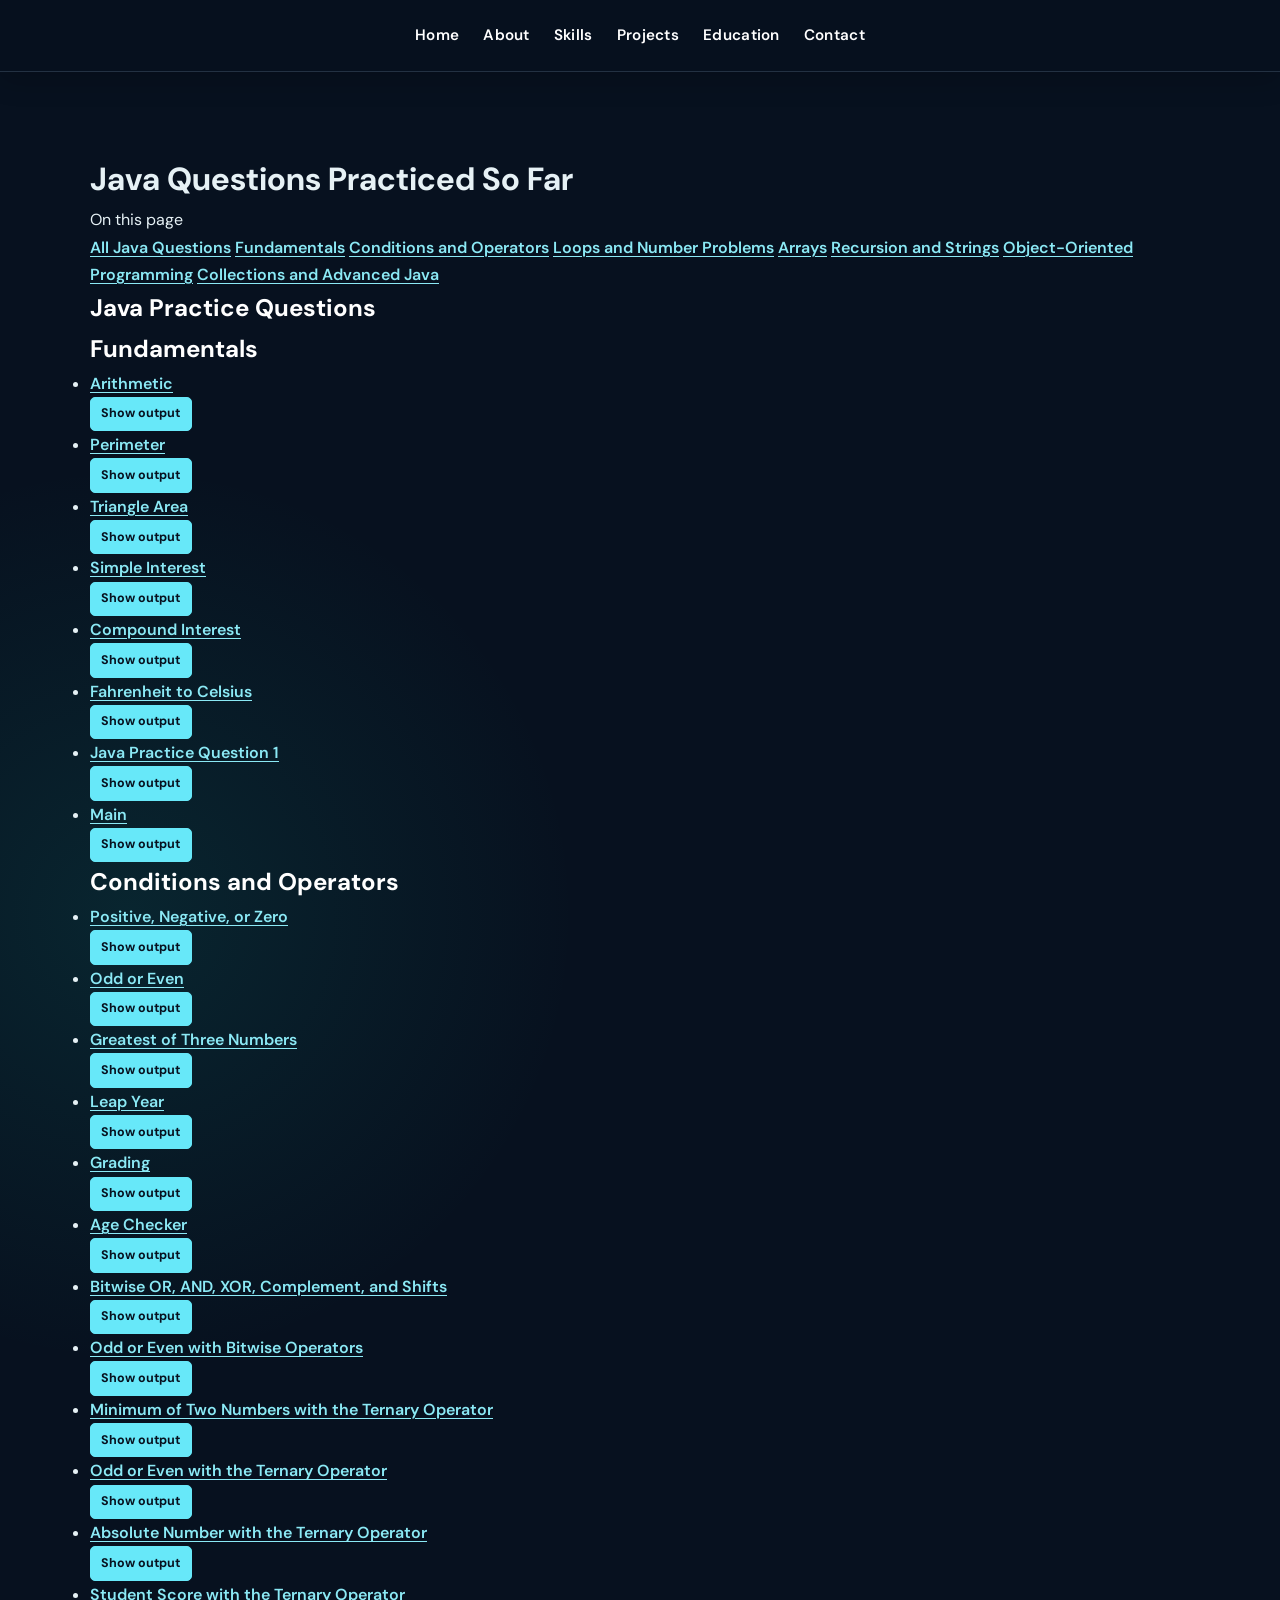
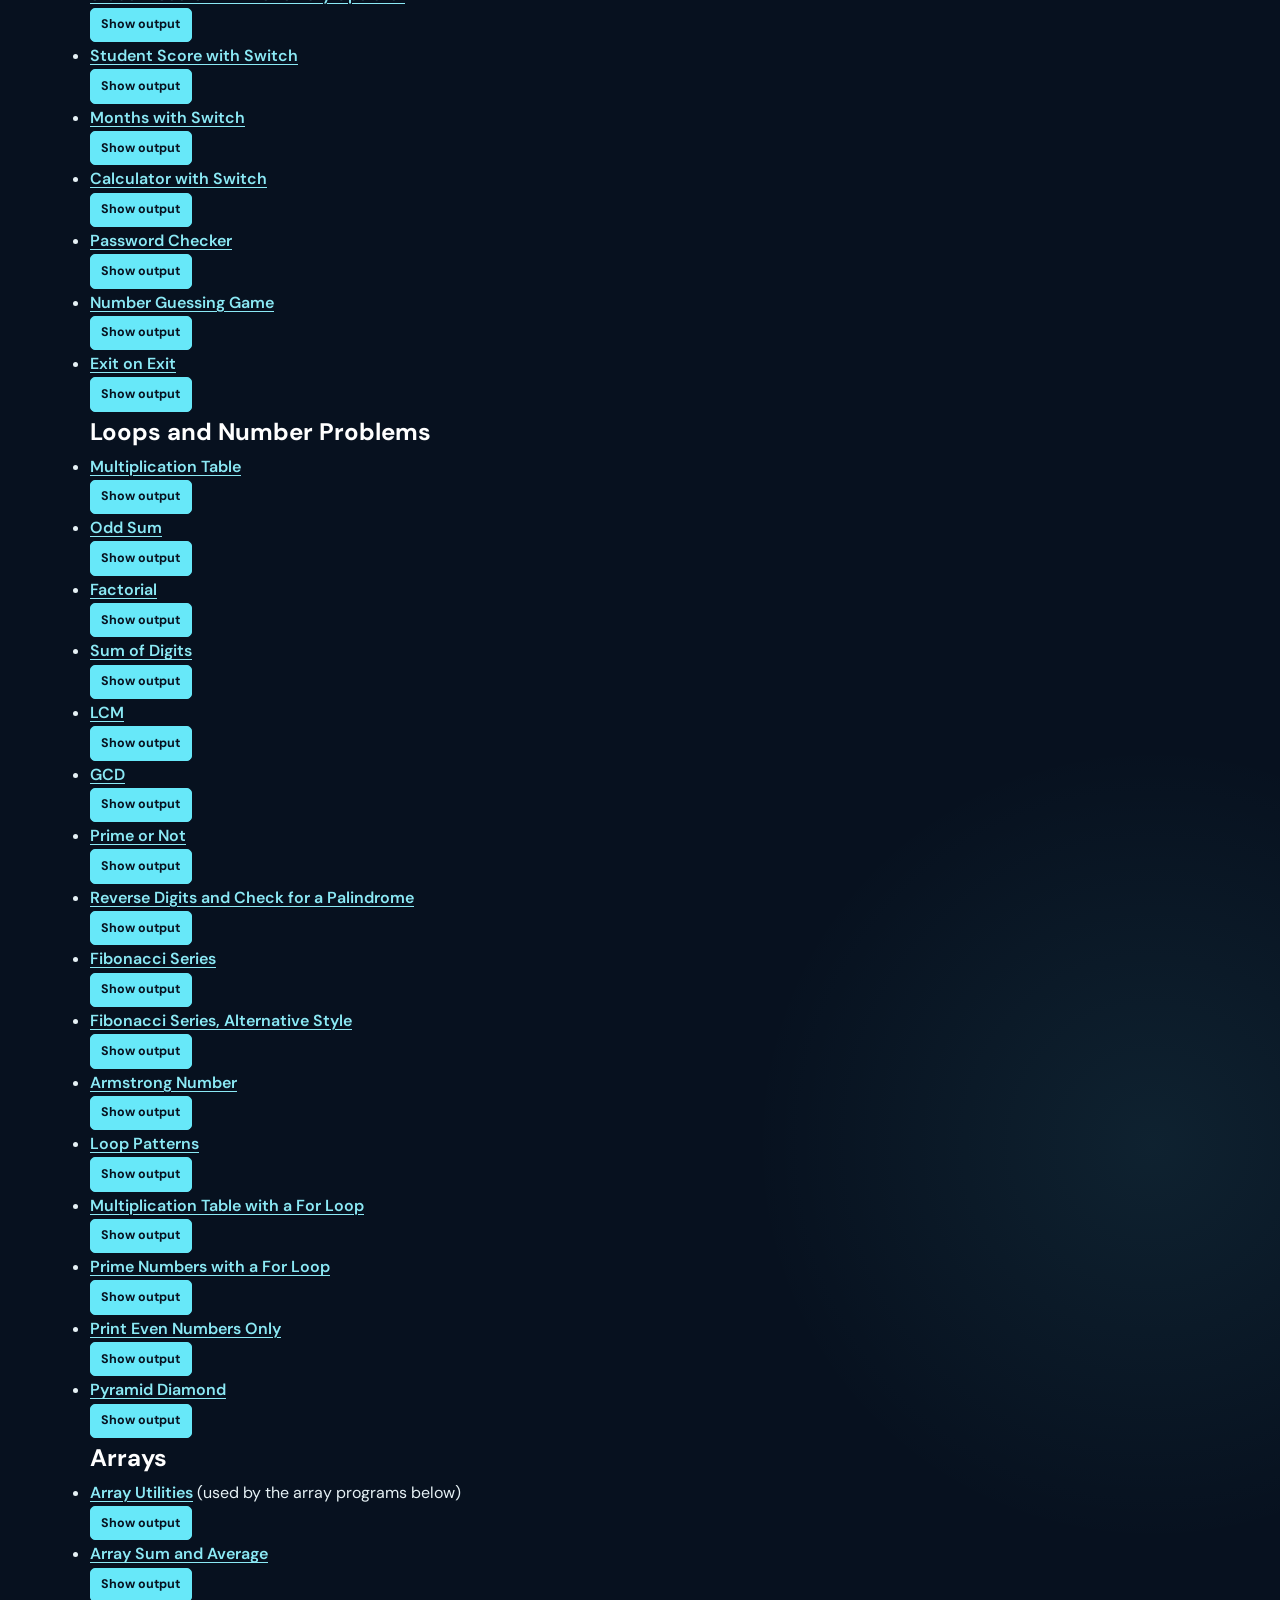
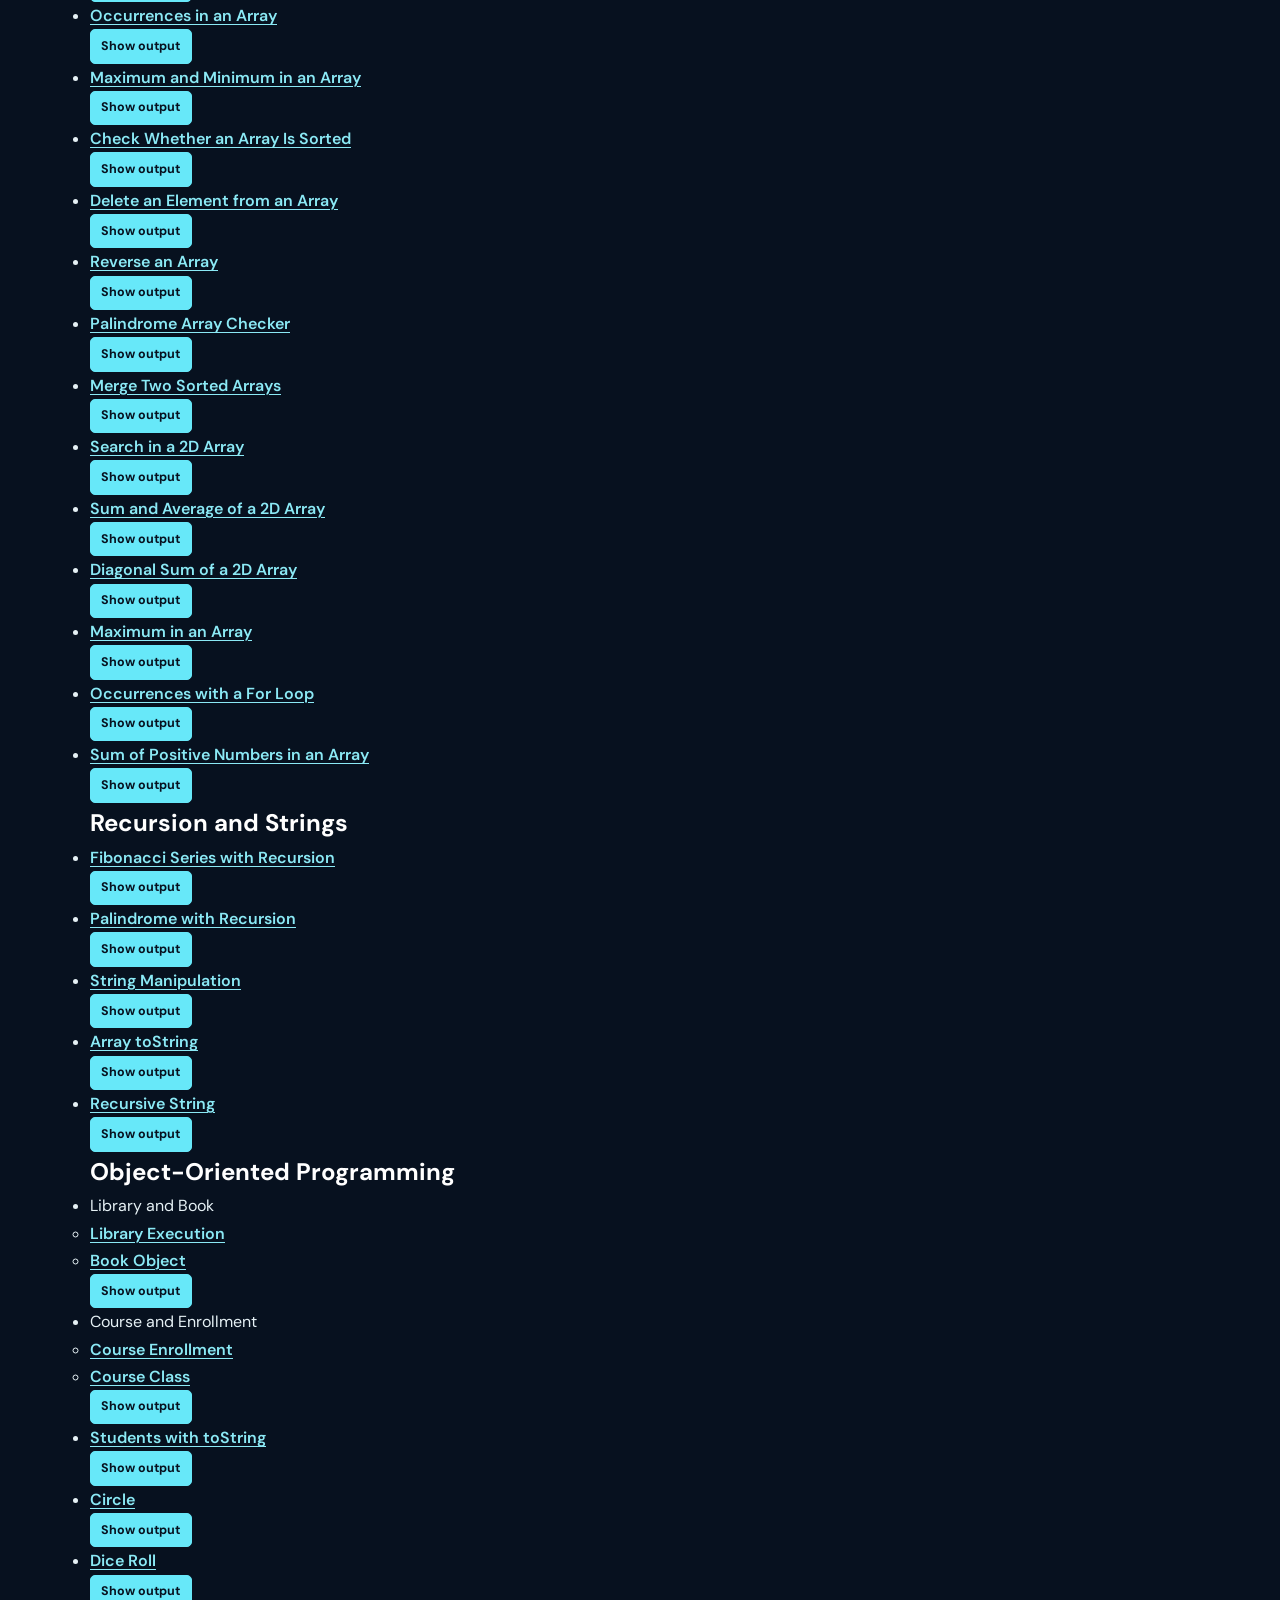
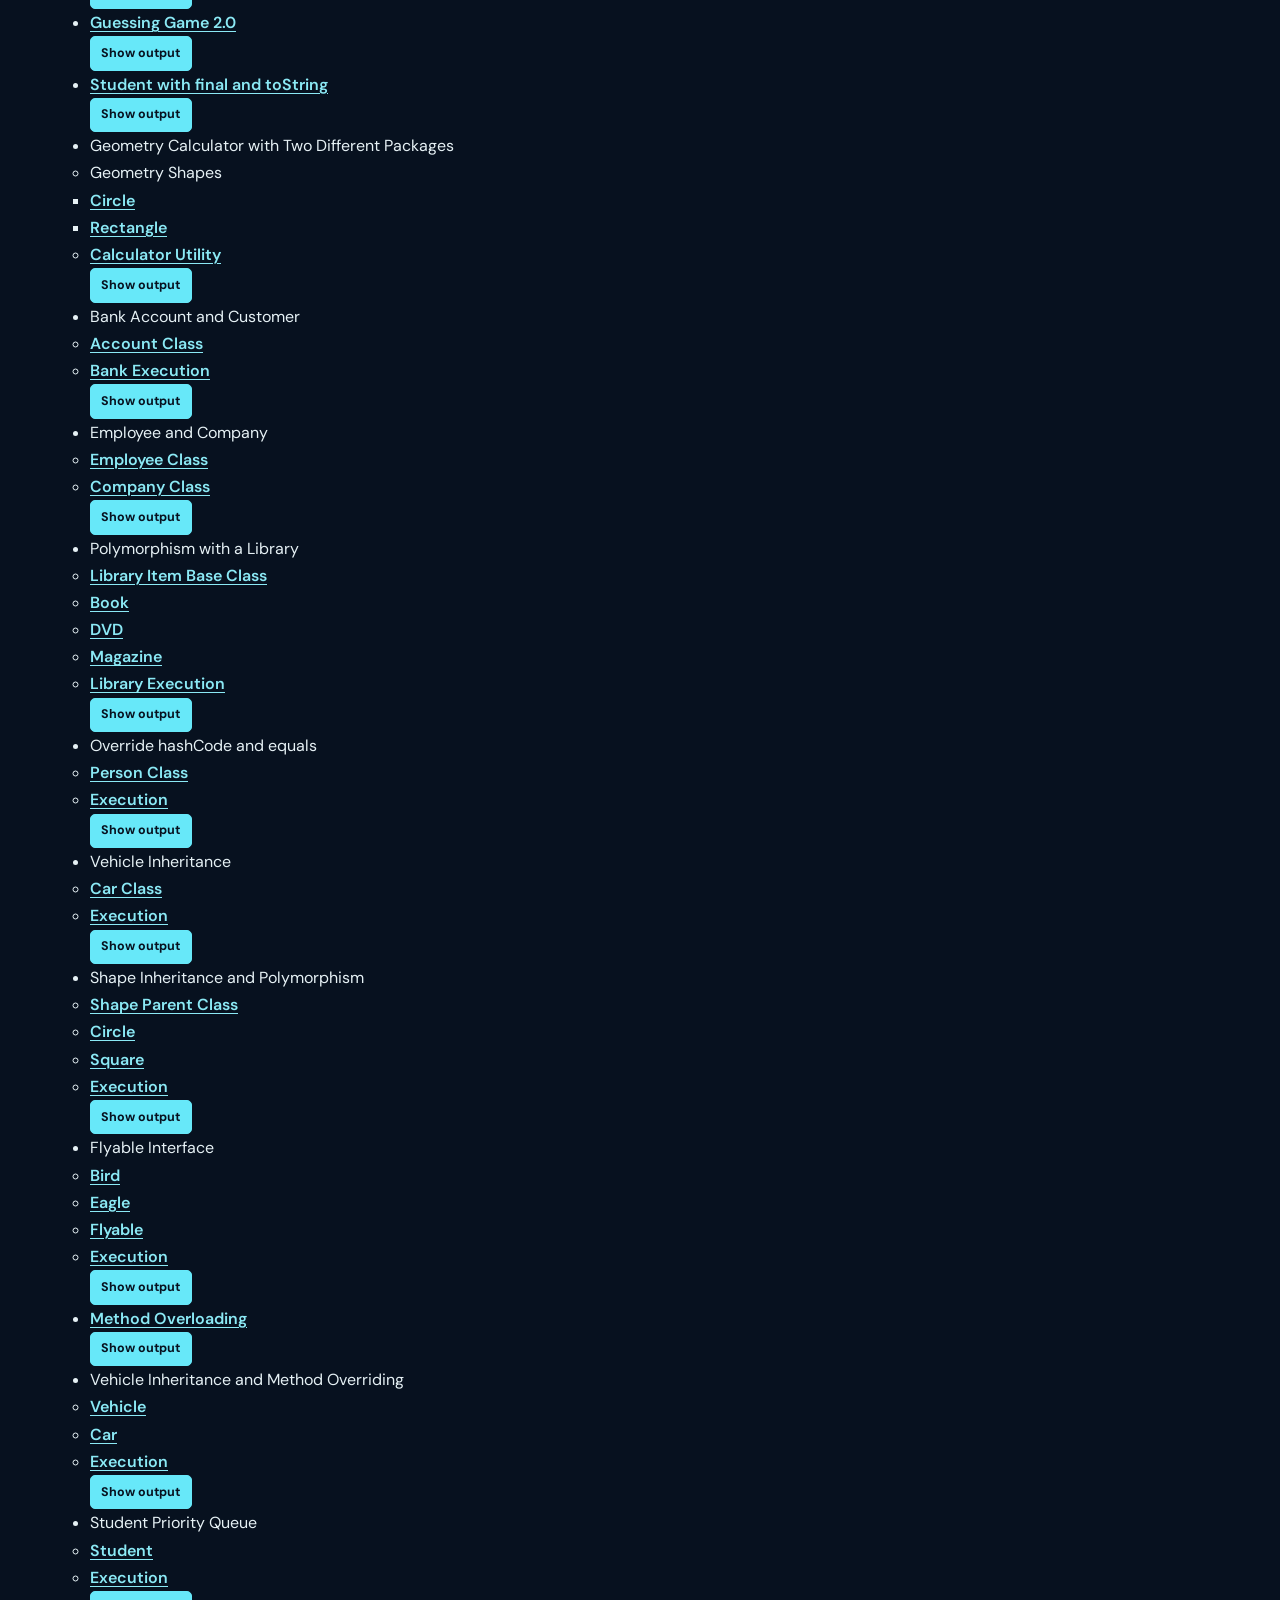
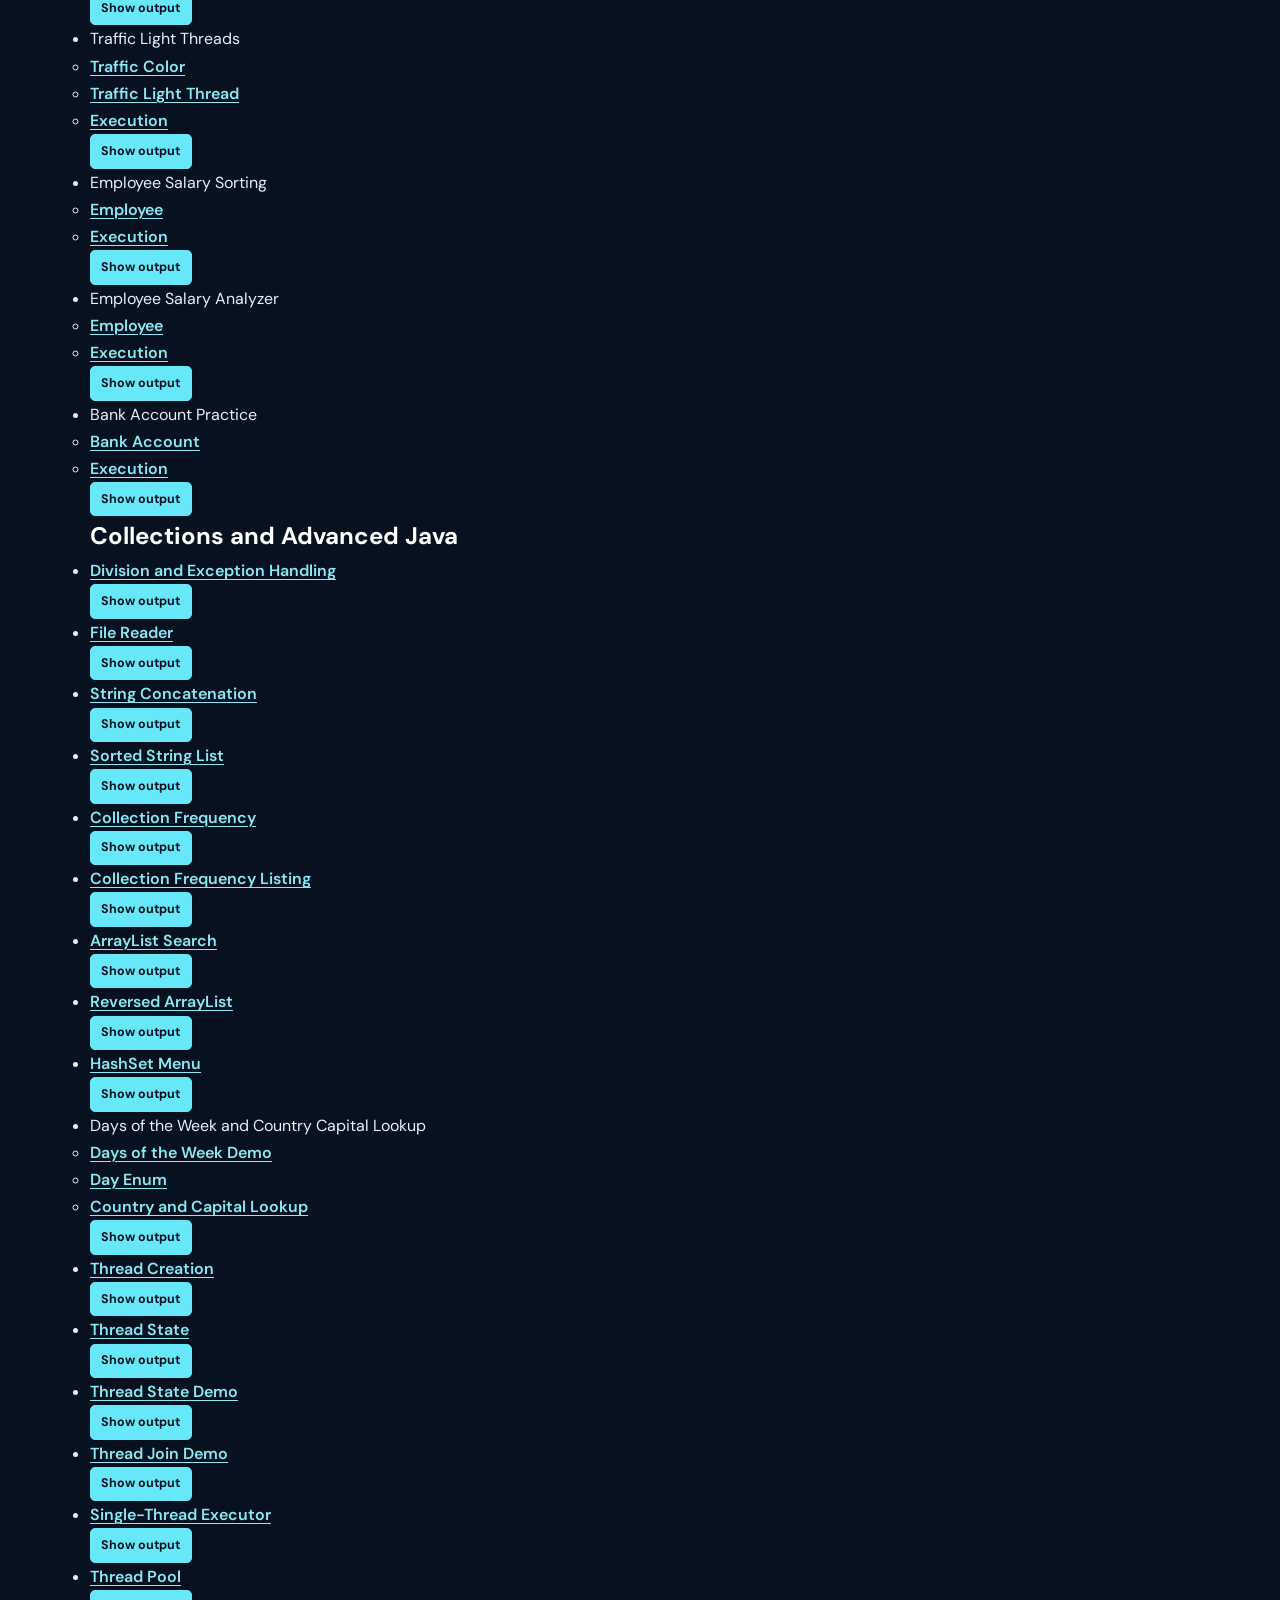
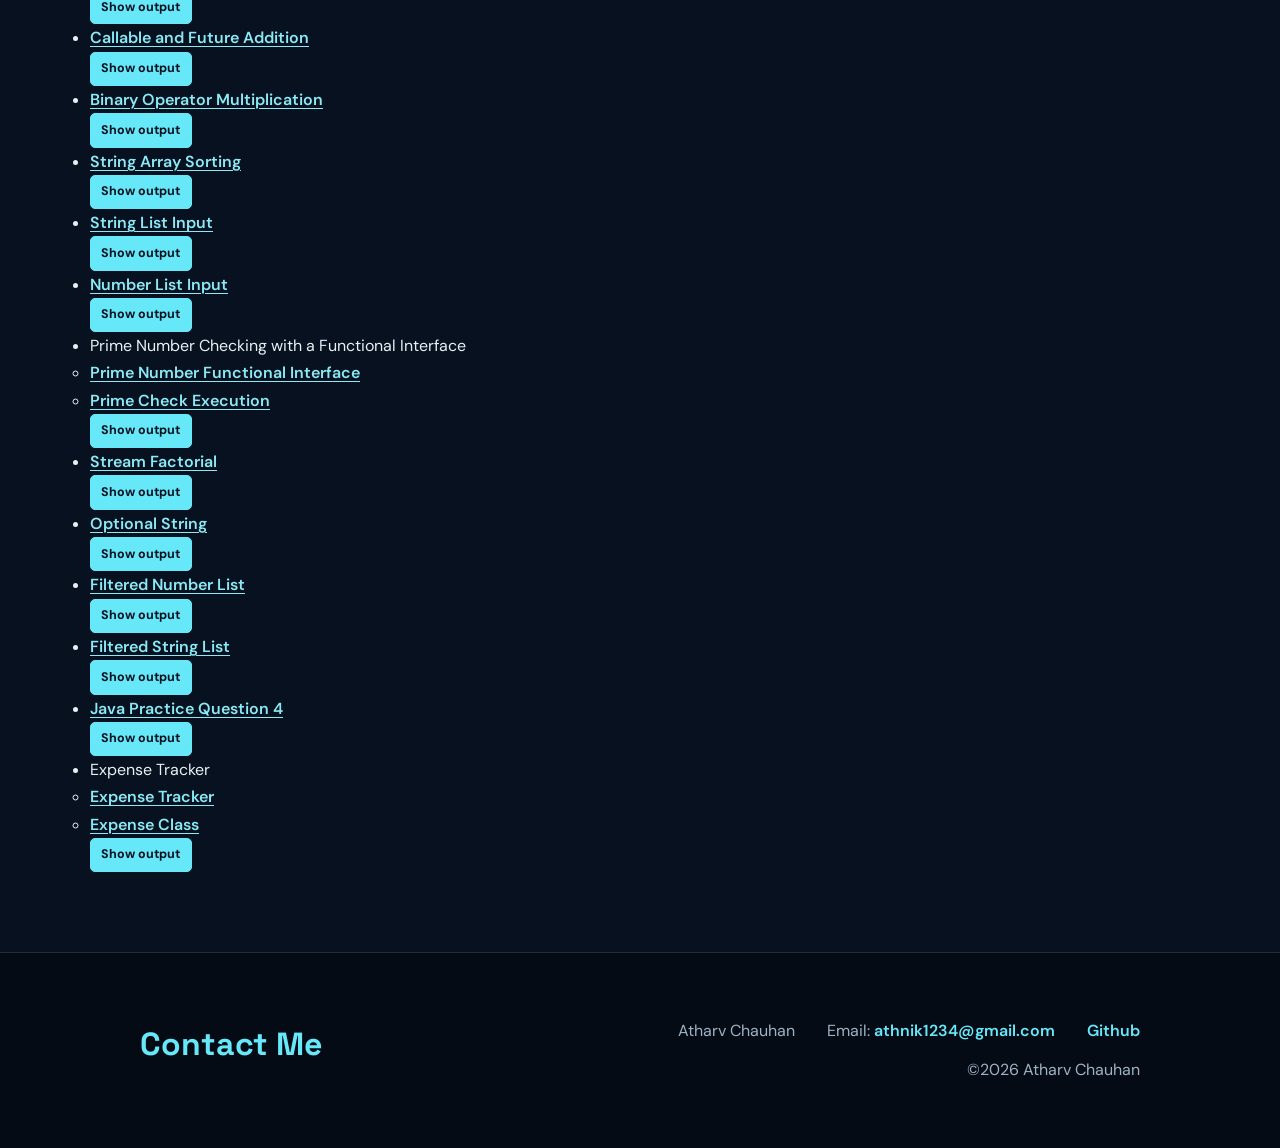
<file: html files/JavaQuestions.html>
<!DOCTYPE html>
<html lang="en">
<head>
    <meta charset="UTF-8">
    <meta name="viewport" content="width=device-width, initial-scale=1.0">
    <title>Java Questions Practiced So Far</title>
    <link rel="stylesheet" href="../css files/pages.css">
    <script src="../javascript files/JavaChallengeOutput.js" defer></script>
</head>
<body>
    <header>
         <nav class="site-nav">
            <a href="../index.html">Home</a>
            <a href="About.html">About</a>
            <a href="Skills.html">Skills</a>
            <a href="project.html">Projects</a>
            <a href="Education.html">Education</a>
            <a href="Contact.html">Contact</a>
        </nav>
    </header>
    <main class="projects-page">
    <h1 id="Java_questions_practiced">Java Questions Practiced So Far</h1>
    <aside class="project-shortcuts" aria-label="Project section shortcuts">
        <p>On this page</p>
        <nav class="project-nav">
            <a href="#practice-questions">All Java Questions</a>
            <a href="#fundamentals">Fundamentals</a>
            <a href="#conditions">Conditions and Operators</a>
            <a href="#loops">Loops and Number Problems</a>
            <a href="#arrays">Arrays</a>
            <a href="#recursion">Recursion and Strings</a>
            <a href="#oop">Object-Oriented Programming</a>
            <a href="#advanced-java">Collections and Advanced Java</a>
        </nav>
    </aside>

    <div class="project-content">
    <h2 id="practice-questions">Java Practice Questions</h2>
    <h2 id="fundamentals">Fundamentals</h2>
    <ul>
        <li><a href="../assets/javaChallenges/Arithmetic.java" target="_blank" rel="noopener noreferrer">Arithmetic</a></li>
        <li><a href="../assets/javaChallenges/Perimeter.java" target="_blank" rel="noopener noreferrer">Perimeter</a></li>
        <li><a href="../assets/javaChallenges/TriangleArea.java" target="_blank" rel="noopener noreferrer">Triangle Area</a></li>
        <li><a href="../assets/javaChallenges/SimpleInterest.java" target="_blank" rel="noopener noreferrer">Simple Interest</a></li>
        <li><a href="../assets/javaChallenges/CompoundInterest.java" target="_blank" rel="noopener noreferrer">Compound Interest</a></li>
        <li><a href="../assets/javaChallenges/FahrenheitToCelsius.java" target="_blank" rel="noopener noreferrer">Fahrenheit to Celsius</a></li>
        <li><a href="../assets/javaChallenges/JavaPracticeQuestion1.java" target="_blank" rel="noopener noreferrer">Java Practice Question 1</a></li>
        <li><a href="../assets/javaChallenges/Main.java" target="_blank" rel="noopener noreferrer">Main</a></li>
    </ul>

    <h2 id="conditions">Conditions and Operators</h2>
    <ul>
        <li><a href="../assets/javaChallenges/PositiveNegativeZero.java" target="_blank" rel="noopener noreferrer">Positive, Negative, or Zero</a></li>
        <li><a href="../assets/javaChallenges/OddEven.java" target="_blank" rel="noopener noreferrer">Odd or Even</a></li>
        <li><a href="../assets/javaChallenges/GreatestOfThreeNumbers.java" target="_blank" rel="noopener noreferrer">Greatest of Three Numbers</a></li>
        <li><a href="../assets/javaChallenges/LeapYear.java" target="_blank" rel="noopener noreferrer">Leap Year</a></li>
        <li><a href="../assets/javaChallenges/Grading.java" target="_blank" rel="noopener noreferrer">Grading</a></li>
        <li><a href="../assets/javaChallenges/AgeChecker.java" target="_blank" rel="noopener noreferrer">Age Checker</a></li>
        <li><a href="../assets/javaChallenges/BitwiseOperators.java" target="_blank" rel="noopener noreferrer">Bitwise OR, AND, XOR, Complement, and Shifts</a></li>
        <li><a href="../assets/javaChallenges/BitwiseOddEven.java" target="_blank" rel="noopener noreferrer">Odd or Even with Bitwise Operators</a></li>
        <li><a href="../assets/javaChallenges/TernaryMinimum.java" target="_blank" rel="noopener noreferrer">Minimum of Two Numbers with the Ternary Operator</a></li>
        <li><a href="../assets/javaChallenges/TernaryOddEven.java" target="_blank" rel="noopener noreferrer">Odd or Even with the Ternary Operator</a></li>
        <li><a href="../assets/javaChallenges/TernaryAbsoluteValue.java" target="_blank" rel="noopener noreferrer">Absolute Number with the Ternary Operator</a></li>
        <li><a href="../assets/javaChallenges/StudentScoreTernary.java" target="_blank" rel="noopener noreferrer">Student Score with the Ternary Operator</a></li>
        <li><a href="../assets/javaChallenges/StudentScoreSwitch.java" target="_blank" rel="noopener noreferrer">Student Score with Switch</a></li>
        <li><a href="../assets/javaChallenges/MonthSwitch.java" target="_blank" rel="noopener noreferrer">Months with Switch</a></li>
        <li><a href="../assets/javaChallenges/SwitchCalculator.java" target="_blank" rel="noopener noreferrer">Calculator with Switch</a></li>
        <li><a href="../assets/javaChallenges/PasswordChecker.java" target="_blank" rel="noopener noreferrer">Password Checker</a></li>
        <li><a href="../assets/javaChallenges/NumberGuessingGame.java" target="_blank" rel="noopener noreferrer">Number Guessing Game</a></li>
        <li><a href="../assets/javaChallenges/LoopExitDemo.java" target="_blank" rel="noopener noreferrer">Exit on Exit</a></li>
    </ul>

    <h2 id="loops">Loops and Number Problems</h2>
    <ul>
        <li><a href="../assets/javaChallenges/MultiplicationTable.java" target="_blank" rel="noopener noreferrer">Multiplication Table</a></li>
        <li><a href="../assets/javaChallenges/OddSum.java" target="_blank" rel="noopener noreferrer">Odd Sum</a></li>
        <li><a href="../assets/javaChallenges/Factorial.java" target="_blank" rel="noopener noreferrer">Factorial</a></li>
        <li><a href="../assets/javaChallenges/SumOfDigits.java" target="_blank" rel="noopener noreferrer">Sum of Digits</a></li>
        <li><a href="../assets/javaChallenges/LeastCommonMultiple.java" target="_blank" rel="noopener noreferrer">LCM</a></li>
        <li><a href="../assets/javaChallenges/GreatestCommonDivisor.java" target="_blank" rel="noopener noreferrer">GCD</a></li>
        <li><a href="../assets/javaChallenges/PrimeChecker.java" target="_blank" rel="noopener noreferrer">Prime or Not</a></li>
        <li><a href="../assets/javaChallenges/ReverseDigitsPalindrome.java" target="_blank" rel="noopener noreferrer">Reverse Digits and Check for a Palindrome</a></li>
        <li><a href="../assets/javaChallenges/FibonacciSeries.java" target="_blank" rel="noopener noreferrer">Fibonacci Series</a></li>
        <li><a href="../assets/javaChallenges/FibonacciSeriesAlternative.java" target="_blank" rel="noopener noreferrer">Fibonacci Series, Alternative Style</a></li>
        <li><a href="../assets/javaChallenges/ArmstrongNumber.java" target="_blank" rel="noopener noreferrer">Armstrong Number</a></li>
        <li><a href="../assets/javaChallenges/LoopPatterns.java" target="_blank" rel="noopener noreferrer">Loop Patterns</a></li>
        <li><a href="../assets/javaChallenges/ForLoopMultiplicationTable.java" target="_blank" rel="noopener noreferrer">Multiplication Table with a For Loop</a></li>
        <li><a href="../assets/javaChallenges/ForLoopPrimeChecker.java" target="_blank" rel="noopener noreferrer">Prime Numbers with a For Loop</a></li>
        <li><a href="../assets/javaChallenges/EvenNumbers.java" target="_blank" rel="noopener noreferrer">Print Even Numbers Only</a></li>
        <li><a href="../assets/javaChallenges/pyramiddiamond.java" target="_blank" rel="noopener noreferrer">Pyramid Diamond</a></li>
    </ul>

    <h2 id="arrays">Arrays</h2>
    <ul>
        <li><a href="../assets/javaChallenges/arrayutilities.java" target="_blank" rel="noopener noreferrer">Array Utilities</a> (used by the array programs below)</li>
        <li><a href="../assets/javaChallenges/ArraySumAverage.java" target="_blank" rel="noopener noreferrer">Array Sum and Average</a></li>
        <li><a href="../assets/javaChallenges/ArrayOccurrences.java" target="_blank" rel="noopener noreferrer">Occurrences in an Array</a></li>
        <li><a href="../assets/javaChallenges/ArrayMinMax.java" target="_blank" rel="noopener noreferrer">Maximum and Minimum in an Array</a></li>
        <li><a href="../assets/javaChallenges/SortedArrayChecker.java" target="_blank" rel="noopener noreferrer">Check Whether an Array Is Sorted</a></li>
        <li><a href="../assets/javaChallenges/ArrayElementDeletion.java" target="_blank" rel="noopener noreferrer">Delete an Element from an Array</a></li>
        <li><a href="../assets/javaChallenges/ArrayReversal.java" target="_blank" rel="noopener noreferrer">Reverse an Array</a></li>
        <li><a href="../assets/javaChallenges/PalindromeArrayChecker.java" target="_blank" rel="noopener noreferrer">Palindrome Array Checker</a></li>
        <li><a href="../assets/javaChallenges/SortedArrayMerge.java" target="_blank" rel="noopener noreferrer">Merge Two Sorted Arrays</a></li>
        <li><a href="../assets/javaChallenges/TwoDimensionalArraySearch.java" target="_blank" rel="noopener noreferrer">Search in a 2D Array</a></li>
        <li><a href="../assets/javaChallenges/TwoDimensionalArraySumAverage.java" target="_blank" rel="noopener noreferrer">Sum and Average of a 2D Array</a></li>
        <li><a href="../assets/javaChallenges/TwoDimensionalArrayDiagonalSum.java" target="_blank" rel="noopener noreferrer">Diagonal Sum of a 2D Array</a></li>
        <li><a href="../assets/javaChallenges/ArrayMaximum.java" target="_blank" rel="noopener noreferrer">Maximum in an Array</a></li>
        <li><a href="../assets/javaChallenges/ArrayOccurrencesForLoop.java" target="_blank" rel="noopener noreferrer">Occurrences with a For Loop</a></li>
        <li><a href="../assets/javaChallenges/PositiveArraySum.java" target="_blank" rel="noopener noreferrer">Sum of Positive Numbers in an Array</a></li>
    </ul>

    <h2 id="recursion">Recursion and Strings</h2>
    <ul>
        <li><a href="../assets/javaChallenges/RecursiveFibonacci.java" target="_blank" rel="noopener noreferrer">Fibonacci Series with Recursion</a></li>
        <li><a href="../assets/javaChallenges/RecursivePalindrome.java" target="_blank" rel="noopener noreferrer">Palindrome with Recursion</a></li>
        <li><a href="../assets/javaChallenges/StringManipulation.java" target="_blank" rel="noopener noreferrer">String Manipulation</a></li>
        <li><a href="../assets/javaChallenges/ArrayToString.java" target="_blank" rel="noopener noreferrer">Array toString</a></li>
        <li><a href="../assets/javaChallenges/recursivestring.java" target="_blank" rel="noopener noreferrer">Recursive String</a></li>
    </ul>

    <h2 id="oop">Object-Oriented Programming</h2>
    <ul>
        <li>Library and Book<ul><li><a href="../assets/javaChallenges/LibraryExecution.java" target="_blank" rel="noopener noreferrer">Library Execution</a></li><li><a href="../assets/javaChallenges/book.java" target="_blank" rel="noopener noreferrer">Book Object</a></li></ul></li>
        <li>Course and Enrollment<ul><li><a href="../assets/javaChallenges/CourseEnrollment.java" target="_blank" rel="noopener noreferrer">Course Enrollment</a></li><li><a href="../assets/javaChallenges/course.java" target="_blank" rel="noopener noreferrer">Course Class</a></li></ul></li>
        <li><a href="../assets/javaChallenges/StudentToString.java" target="_blank" rel="noopener noreferrer">Students with toString</a></li>
        <li><a href="../assets/javaChallenges/CircleDemo.java" target="_blank" rel="noopener noreferrer">Circle</a></li>
        <li><a href="../assets/javaChallenges/DiceRoll.java" target="_blank" rel="noopener noreferrer">Dice Roll</a></li>
        <li><a href="../assets/javaChallenges/GuessingGame.java" target="_blank" rel="noopener noreferrer">Guessing Game 2.0</a></li>
        <li><a href="../assets/javaChallenges/FinalStudent.java" target="_blank" rel="noopener noreferrer">Student with final and toString</a></li>
        <li>Geometry Calculator with Two Different Packages<ul><li>Geometry Shapes<ul><li><a href="../assets/javaChallenges/geometry/Circle.java" target="_blank" rel="noopener noreferrer">Circle</a></li><li><a href="../assets/javaChallenges/geometry/Rectangle.java" target="_blank" rel="noopener noreferrer">Rectangle</a></li></ul></li><li><a href="../assets/javaChallenges/utils/Calculator.java" target="_blank" rel="noopener noreferrer">Calculator Utility</a></li></ul></li>
        <li>Bank Account and Customer<ul><li><a href="../assets/javaChallenges/AccountChallenge/Account.java" target="_blank" rel="noopener noreferrer">Account Class</a></li><li><a href="../assets/javaChallenges/AccountChallenge/bank.java" target="_blank" rel="noopener noreferrer">Bank Execution</a></li></ul></li>
        <li>Employee and Company<ul><li><a href="../assets/javaChallenges/employee/employee.java" target="_blank" rel="noopener noreferrer">Employee Class</a></li><li><a href="../assets/javaChallenges/employee/company.java" target="_blank" rel="noopener noreferrer">Company Class</a></li></ul></li>
        <li>Polymorphism with a Library<ul><li><a href="../assets/javaChallenges/librarybook/LibraryItems.java" target="_blank" rel="noopener noreferrer">Library Item Base Class</a></li><li><a href="../assets/javaChallenges/librarybook/Book.java" target="_blank" rel="noopener noreferrer">Book</a></li><li><a href="../assets/javaChallenges/librarybook/dvd.java" target="_blank" rel="noopener noreferrer">DVD</a></li><li><a href="../assets/javaChallenges/librarybook/magzine.java" target="_blank" rel="noopener noreferrer">Magazine</a></li><li><a href="../assets/javaChallenges/librarybook/library.java" target="_blank" rel="noopener noreferrer">Library Execution</a></li></ul></li>
        <li>Override hashCode and equals<ul><li><a href="../assets/javaChallenges/Challenge81/Person.java" target="_blank" rel="noopener noreferrer">Person Class</a></li><li><a href="../assets/javaChallenges/Challenge81/testing.java" target="_blank" rel="noopener noreferrer">Execution</a></li></ul></li>
        <li>Vehicle Inheritance<ul><li><a href="../assets/javaChallenges/Challenge82/Car.java" target="_blank" rel="noopener noreferrer">Car Class</a></li><li><a href="../assets/javaChallenges/Challenge82/Execution.java" target="_blank" rel="noopener noreferrer">Execution</a></li></ul></li>
        <li>Shape Inheritance and Polymorphism<ul><li><a href="../assets/javaChallenges/Challenge83/Shape.java" target="_blank" rel="noopener noreferrer">Shape Parent Class</a></li><li><a href="../assets/javaChallenges/Challenge83/Circle.java" target="_blank" rel="noopener noreferrer">Circle</a></li><li><a href="../assets/javaChallenges/Challenge83/Square.java" target="_blank" rel="noopener noreferrer">Square</a></li><li><a href="../assets/javaChallenges/Challenge83/Execution.java" target="_blank" rel="noopener noreferrer">Execution</a></li></ul></li>
        <li>Flyable Interface<ul><li><a href="../assets/javaChallenges/Challenge84/Bird.java" target="_blank" rel="noopener noreferrer">Bird</a></li><li><a href="../assets/javaChallenges/Challenge84/Eagle.java" target="_blank" rel="noopener noreferrer">Eagle</a></li><li><a href="../assets/javaChallenges/Challenge84/Flyable.java" target="_blank" rel="noopener noreferrer">Flyable</a></li><li><a href="../assets/javaChallenges/Challenge84/execution.java" target="_blank" rel="noopener noreferrer">Execution</a></li></ul></li>
        <li><a href="../assets/javaChallenges/MethodOverloading.java" target="_blank" rel="noopener noreferrer">Method Overloading</a></li>
        <li>Vehicle Inheritance and Method Overriding<ul><li><a href="../assets/javaChallenges/Challenge86/Vehicle.java" target="_blank" rel="noopener noreferrer">Vehicle</a></li><li><a href="../assets/javaChallenges/Challenge86/Car.java" target="_blank" rel="noopener noreferrer">Car</a></li><li><a href="../assets/javaChallenges/Challenge86/execution.java" target="_blank" rel="noopener noreferrer">Execution</a></li></ul></li>
        <li>Student Priority Queue<ul><li><a href="../assets/javaChallenges/Challenge94/Student.java" target="_blank" rel="noopener noreferrer">Student</a></li><li><a href="../assets/javaChallenges/Challenge94/execution.java" target="_blank" rel="noopener noreferrer">Execution</a></li></ul></li>
        <li>Traffic Light Threads<ul><li><a href="../assets/javaChallenges/Challenge102/TrafficColor.java" target="_blank" rel="noopener noreferrer">Traffic Color</a></li><li><a href="../assets/javaChallenges/Challenge102/TrafficLight.java" target="_blank" rel="noopener noreferrer">Traffic Light Thread</a></li><li><a href="../assets/javaChallenges/Challenge102/Execution.java" target="_blank" rel="noopener noreferrer">Execution</a></li></ul></li>
        <li>Employee Salary Sorting<ul><li><a href="../assets/javaChallenges/Challenge114/Employee.java" target="_blank" rel="noopener noreferrer">Employee</a></li><li><a href="../assets/javaChallenges/Challenge114/Execution.java" target="_blank" rel="noopener noreferrer">Execution</a></li></ul></li>
        <li>Employee Salary Analyzer<ul><li><a href="../assets/javaChallenges/EmployeeSalaryAnalyzer/Employee.java" target="_blank" rel="noopener noreferrer">Employee</a></li><li><a href="../assets/javaChallenges/EmployeeSalaryAnalyzer/Execution.java" target="_blank" rel="noopener noreferrer">Execution</a></li></ul></li>
        <li>Bank Account Practice<ul><li><a href="../assets/javaChallenges/JavaPracticequestion3/BankAccount.java" target="_blank" rel="noopener noreferrer">Bank Account</a></li><li><a href="../assets/javaChallenges/JavaPracticequestion3/Execution.java" target="_blank" rel="noopener noreferrer">Execution</a></li></ul></li>
    </ul>

    <h2 id="advanced-java">Collections and Advanced Java</h2>
    <ul>
        <li><a href="../assets/javaChallenges/DivisionExceptionHandling.java" target="_blank" rel="noopener noreferrer">Division and Exception Handling</a></li>
        <li><a href="../assets/javaChallenges/FileReaderDemo.java" target="_blank" rel="noopener noreferrer">File Reader</a></li>
        <li><a href="../assets/javaChallenges/StringConcatenation.java" target="_blank" rel="noopener noreferrer">String Concatenation</a></li>
        <li><a href="../assets/javaChallenges/SortedStringList.java" target="_blank" rel="noopener noreferrer">Sorted String List</a></li>
        <li><a href="../assets/javaChallenges/CollectionFrequency.java" target="_blank" rel="noopener noreferrer">Collection Frequency</a></li>
        <li><a href="../assets/javaChallenges/CollectionFrequencyListing.java" target="_blank" rel="noopener noreferrer">Collection Frequency Listing</a></li>
        <li><a href="../assets/javaChallenges/ArrayListSearch.java" target="_blank" rel="noopener noreferrer">ArrayList Search</a></li>
        <li><a href="../assets/javaChallenges/ReversedArrayList.java" target="_blank" rel="noopener noreferrer">Reversed ArrayList</a></li>
        <li><a href="../assets/javaChallenges/HashSetMenu.java" target="_blank" rel="noopener noreferrer">HashSet Menu</a></li>
        <li>Days of the Week and Country Capital Lookup<ul><li><a href="../assets/javaChallenges/Challenge96-98/DaysOfWeekDemo.java" target="_blank" rel="noopener noreferrer">Days of the Week Demo</a></li><li><a href="../assets/javaChallenges/Challenge96-98/days.java" target="_blank" rel="noopener noreferrer">Day Enum</a></li><li><a href="../assets/javaChallenges/CountryCapitalLookup.java" target="_blank" rel="noopener noreferrer">Country and Capital Lookup</a></li></ul></li>
        <li><a href="../assets/javaChallenges/ThreadCreation.java" target="_blank" rel="noopener noreferrer">Thread Creation</a></li>
        <li><a href="../assets/javaChallenges/ThreadState.java" target="_blank" rel="noopener noreferrer">Thread State</a></li>
        <li><a href="../assets/javaChallenges/ThreadStateDemo.java" target="_blank" rel="noopener noreferrer">Thread State Demo</a></li>
        <li><a href="../assets/javaChallenges/ThreadJoinDemo.java" target="_blank" rel="noopener noreferrer">Thread Join Demo</a></li>
        <li><a href="../assets/javaChallenges/SingleThreadExecutorDemo.java" target="_blank" rel="noopener noreferrer">Single-Thread Executor</a></li>
        <li><a href="../assets/javaChallenges/ThreadPoolDemo.java" target="_blank" rel="noopener noreferrer">Thread Pool</a></li>
        <li><a href="../assets/javaChallenges/CallableFutureAddition.java" target="_blank" rel="noopener noreferrer">Callable and Future Addition</a></li>
        <li><a href="../assets/javaChallenges/BinaryOperatorMultiplication.java" target="_blank" rel="noopener noreferrer">Binary Operator Multiplication</a></li>
        <li><a href="../assets/javaChallenges/StringArraySorting.java" target="_blank" rel="noopener noreferrer">String Array Sorting</a></li>
        <li><a href="../assets/javaChallenges/StringListInput.java" target="_blank" rel="noopener noreferrer">String List Input</a></li>
        <li><a href="../assets/javaChallenges/NumberListInput.java" target="_blank" rel="noopener noreferrer">Number List Input</a></li>
        <li>Prime Number Checking with a Functional Interface<ul><li><a href="../assets/javaChallenges/Challenge110/Primeornot.java" target="_blank" rel="noopener noreferrer">Prime Number Functional Interface</a></li><li><a href="../assets/javaChallenges/Challenge110/Execution.java" target="_blank" rel="noopener noreferrer">Prime Check Execution</a></li></ul></li>
        <li><a href="../assets/javaChallenges/StreamFactorial.java" target="_blank" rel="noopener noreferrer">Stream Factorial</a></li>
        <li><a href="../assets/javaChallenges/OptionalString.java" target="_blank" rel="noopener noreferrer">Optional String</a></li>
        <li><a href="../assets/javaChallenges/FilteredNumberList.java" target="_blank" rel="noopener noreferrer">Filtered Number List</a></li>
        <li><a href="../assets/javaChallenges/FilteredStringList.java" target="_blank" rel="noopener noreferrer">Filtered String List</a></li>
        <li><a href="../assets/javaChallenges/JavaPracticequestion4.java" target="_blank" rel="noopener noreferrer">Java Practice Question 4</a></li>
        <li>Expense Tracker<ul><li><a href="../assets/javaChallenges/ExpenseTrackerJavaChallenge5/ExpenseTracker.java" target="_blank" rel="noopener noreferrer">Expense Tracker</a></li><li><a href="../assets/javaChallenges/ExpenseTrackerJavaChallenge5/Expense.java" target="_blank" rel="noopener noreferrer">Expense Class</a></li></ul></li>
    </ul>
    </div>

</main>
     <footer>
        <h2>Contact Me</h2><ul id="Contact-me">
            <li>Atharv Chauhan</li>
            <li>Email: <a href="mailto:athnik1234@gmail.com">athnik1234@gmail.com</a></li>
            <li><a href="https://github.com/AtharvChauhan1903" target="_blank">Github</a></li>
            <li>&copy;2026 Atharv Chauhan</li>
        </ul>
       
    </footer>
</body>
</html>
</file>
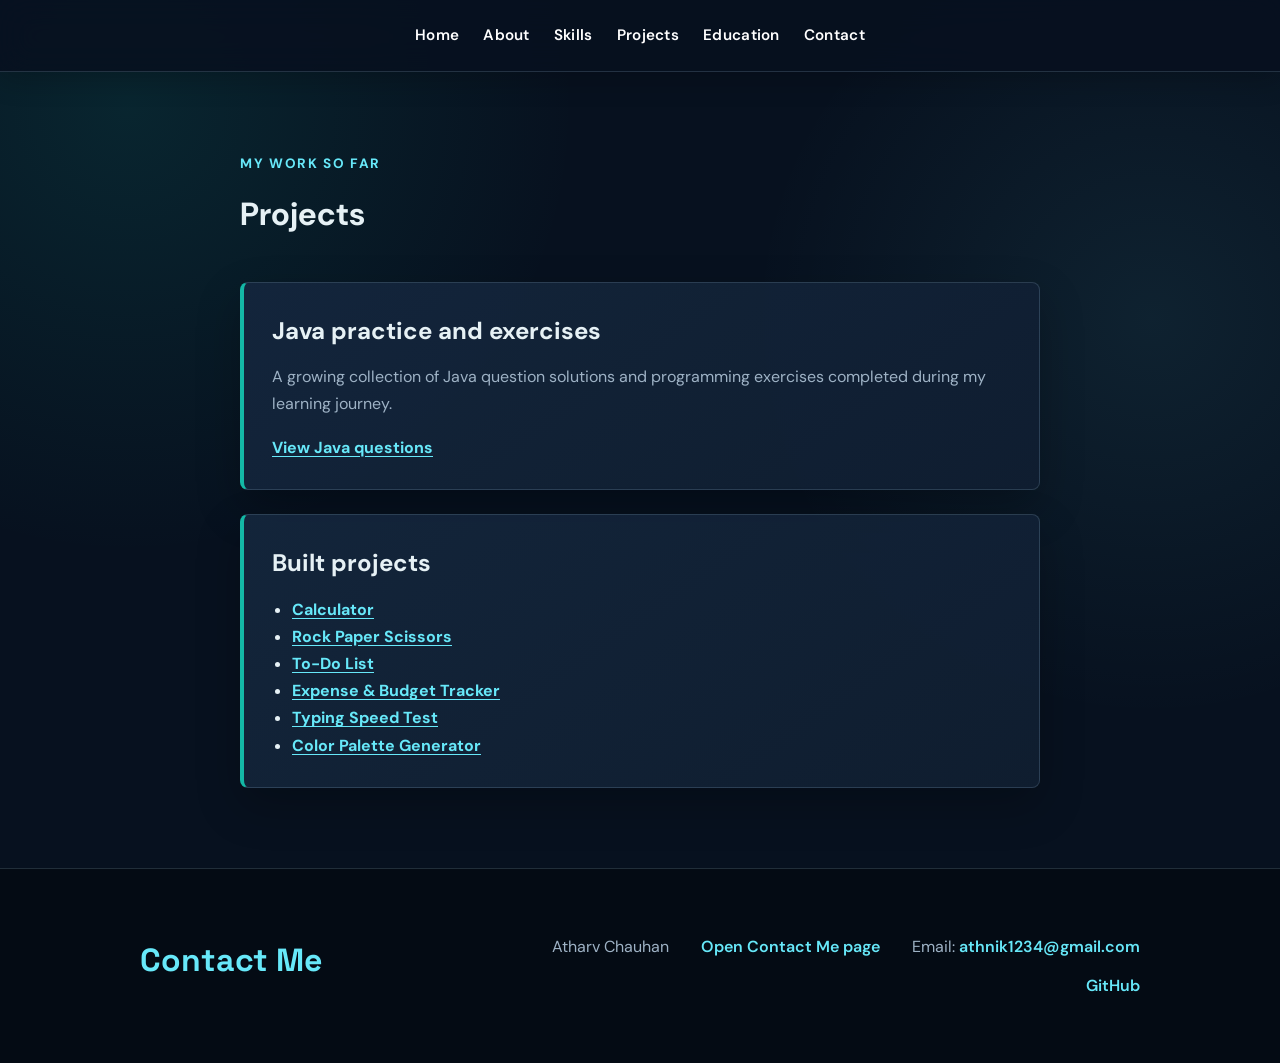
<file: html files/project.html>
<!DOCTYPE html>
<html lang="en">
<head>
    <meta charset="UTF-8">
    <meta name="viewport" content="width=device-width, initial-scale=1.0">
    <title>Projects | Atharv Chauhan</title>
    <link rel="stylesheet" href="../css files/pages.css">
    <link rel="stylesheet" href="../css files/project.css">
</head>
<body>
    <header>
        <nav class="site-nav">
            <a href="../index.html">Home</a>
            <a href="About.html">About</a>
            <a href="Skills.html">Skills</a>
            <a href="project.html">Projects</a>
            <a href="Education.html">Education</a>
            <a href="Contact.html">Contact</a>
        </nav>
    </header>

    <main class="project-hub">
        <p class="eyebrow">My work so far</p>
        <h1>Projects</h1>

        <section class="project-section">
            <h2>Java practice and exercises</h2>
            <p>A growing collection of Java question solutions and programming exercises completed during my learning journey.</p>
            <a class="project-link" href="JavaQuestions.html" target="_blank" rel="noopener noreferrer">View Java questions</a>
        </section>

        <section class="project-section">
            <h2>Built projects</h2>
            <ul>
                <li><a class="project-link" href="calculator.html" target="_blank" rel="noopener noreferrer">Calculator</a></li>
                <li><a class="project-link" href="RockPaperScissor.html" target="_blank" rel="noopener noreferrer">Rock Paper Scissors</a></li>
                <li><a class="project-link" href="todolist.html" target="_blank" rel="noopener noreferrer">To-Do List</a></li>
                <li><a class="project-link" href="expense-tracker.html" target="_blank" rel="noopener noreferrer">Expense &amp; Budget Tracker</a></li>
                <li><a class="project-link" href="typing-test.html" target="_blank" rel="noopener noreferrer">Typing Speed Test</a></li>
                <li><a class="project-link" href="color-Palletegegenrator.html" target="_blank" rel="noopener noreferrer">Color Palette Generator</a></li>
            </ul>
        </section>
    </main>

    <footer>
        <h2>Contact Me</h2>
        <ul id="Contact-me">
            <li>Atharv Chauhan</li>
            <li><a href="Contact.html">Open Contact Me page</a></li>
            <li>Email: <a href="mailto:athnik1234@gmail.com">athnik1234@gmail.com</a></li>
            <li><a href="https://github.com/AtharvChauhan1903" target="_blank" rel="noopener noreferrer">GitHub</a></li>
        </ul>
    </footer>
</body>
</html>
</file>
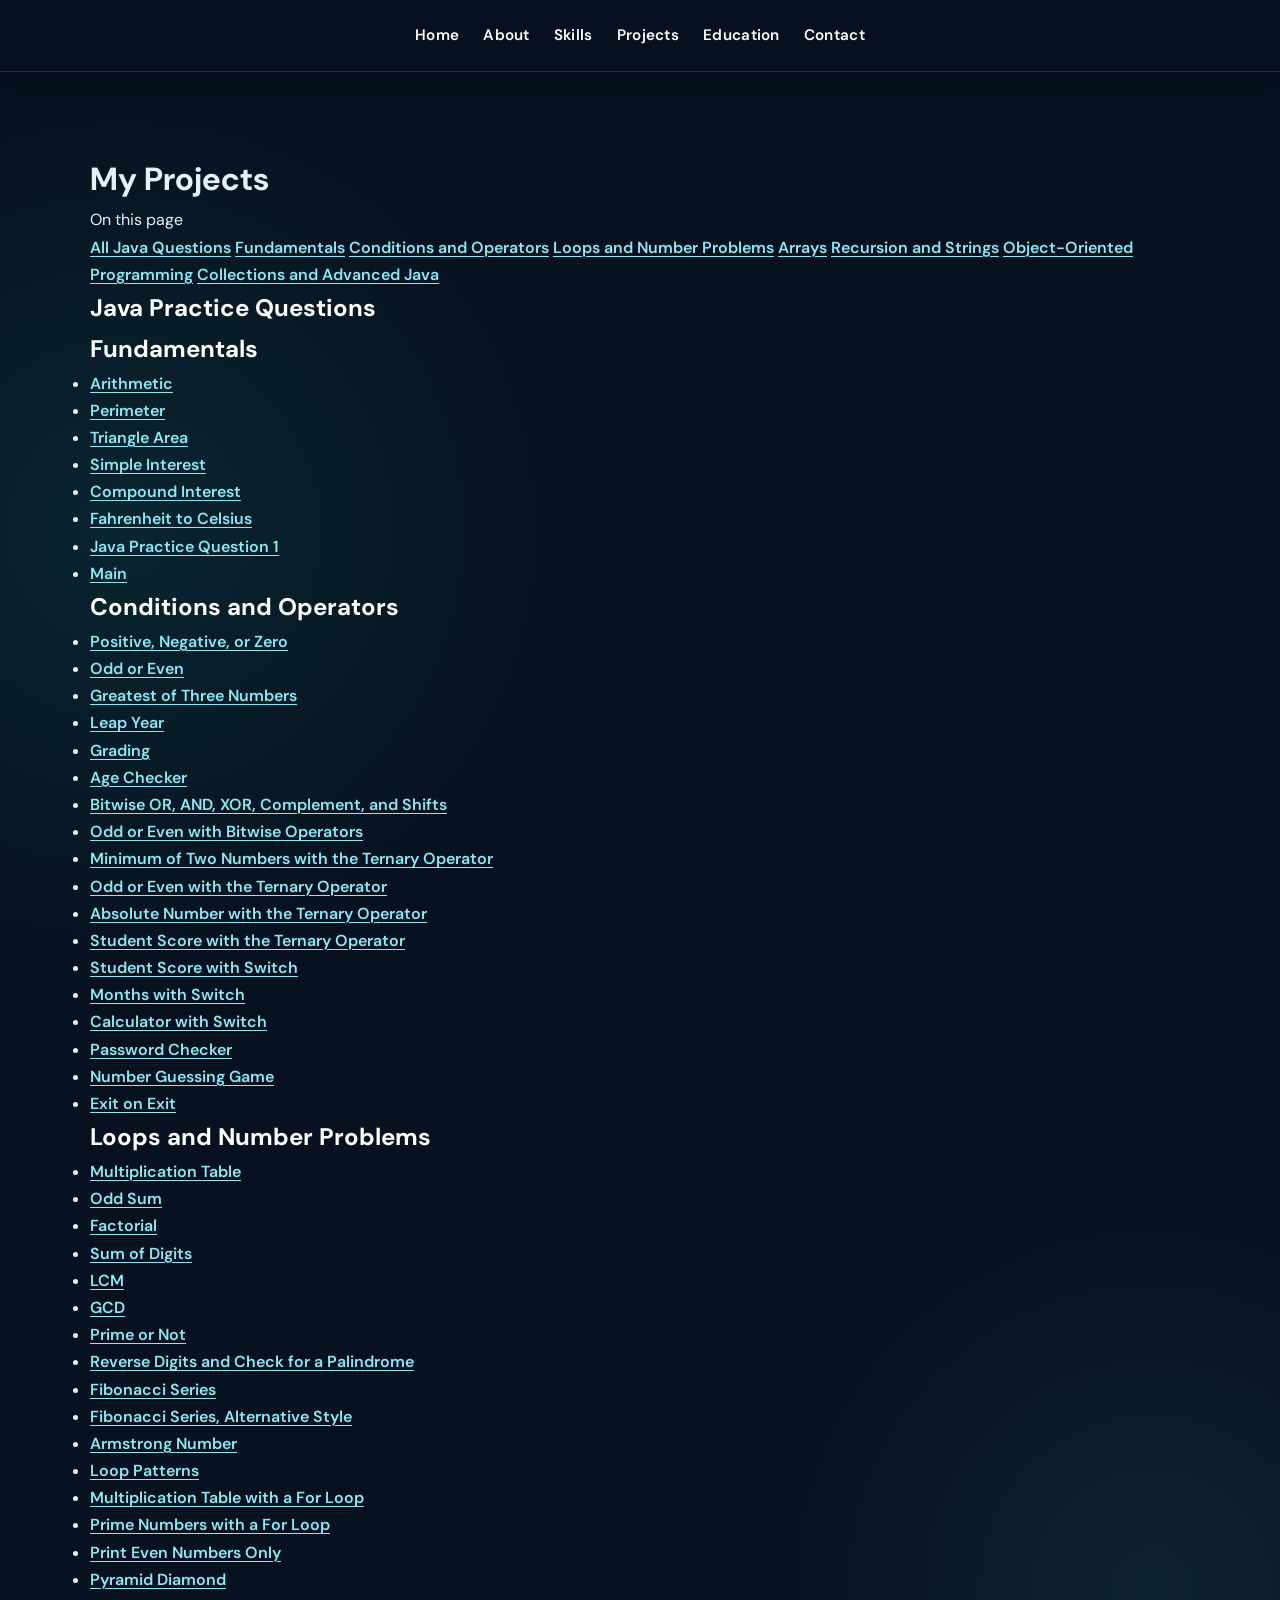
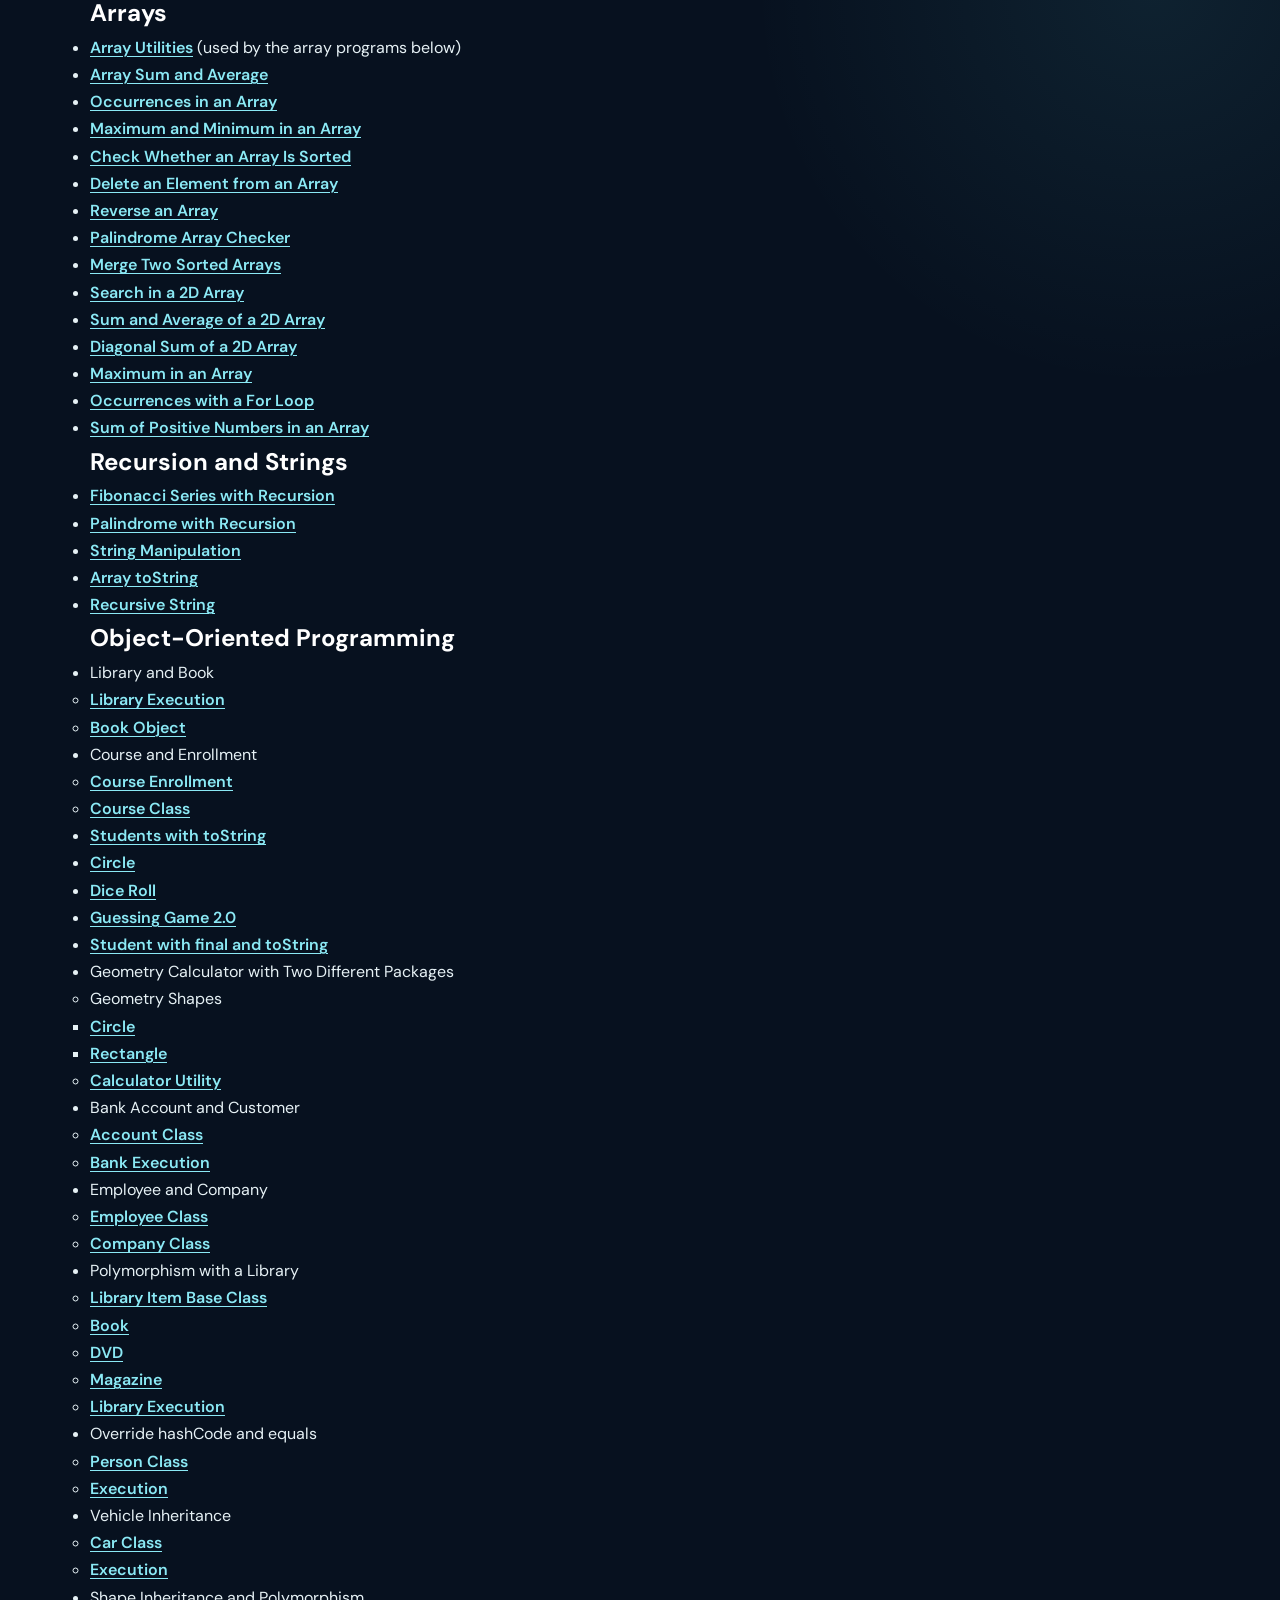
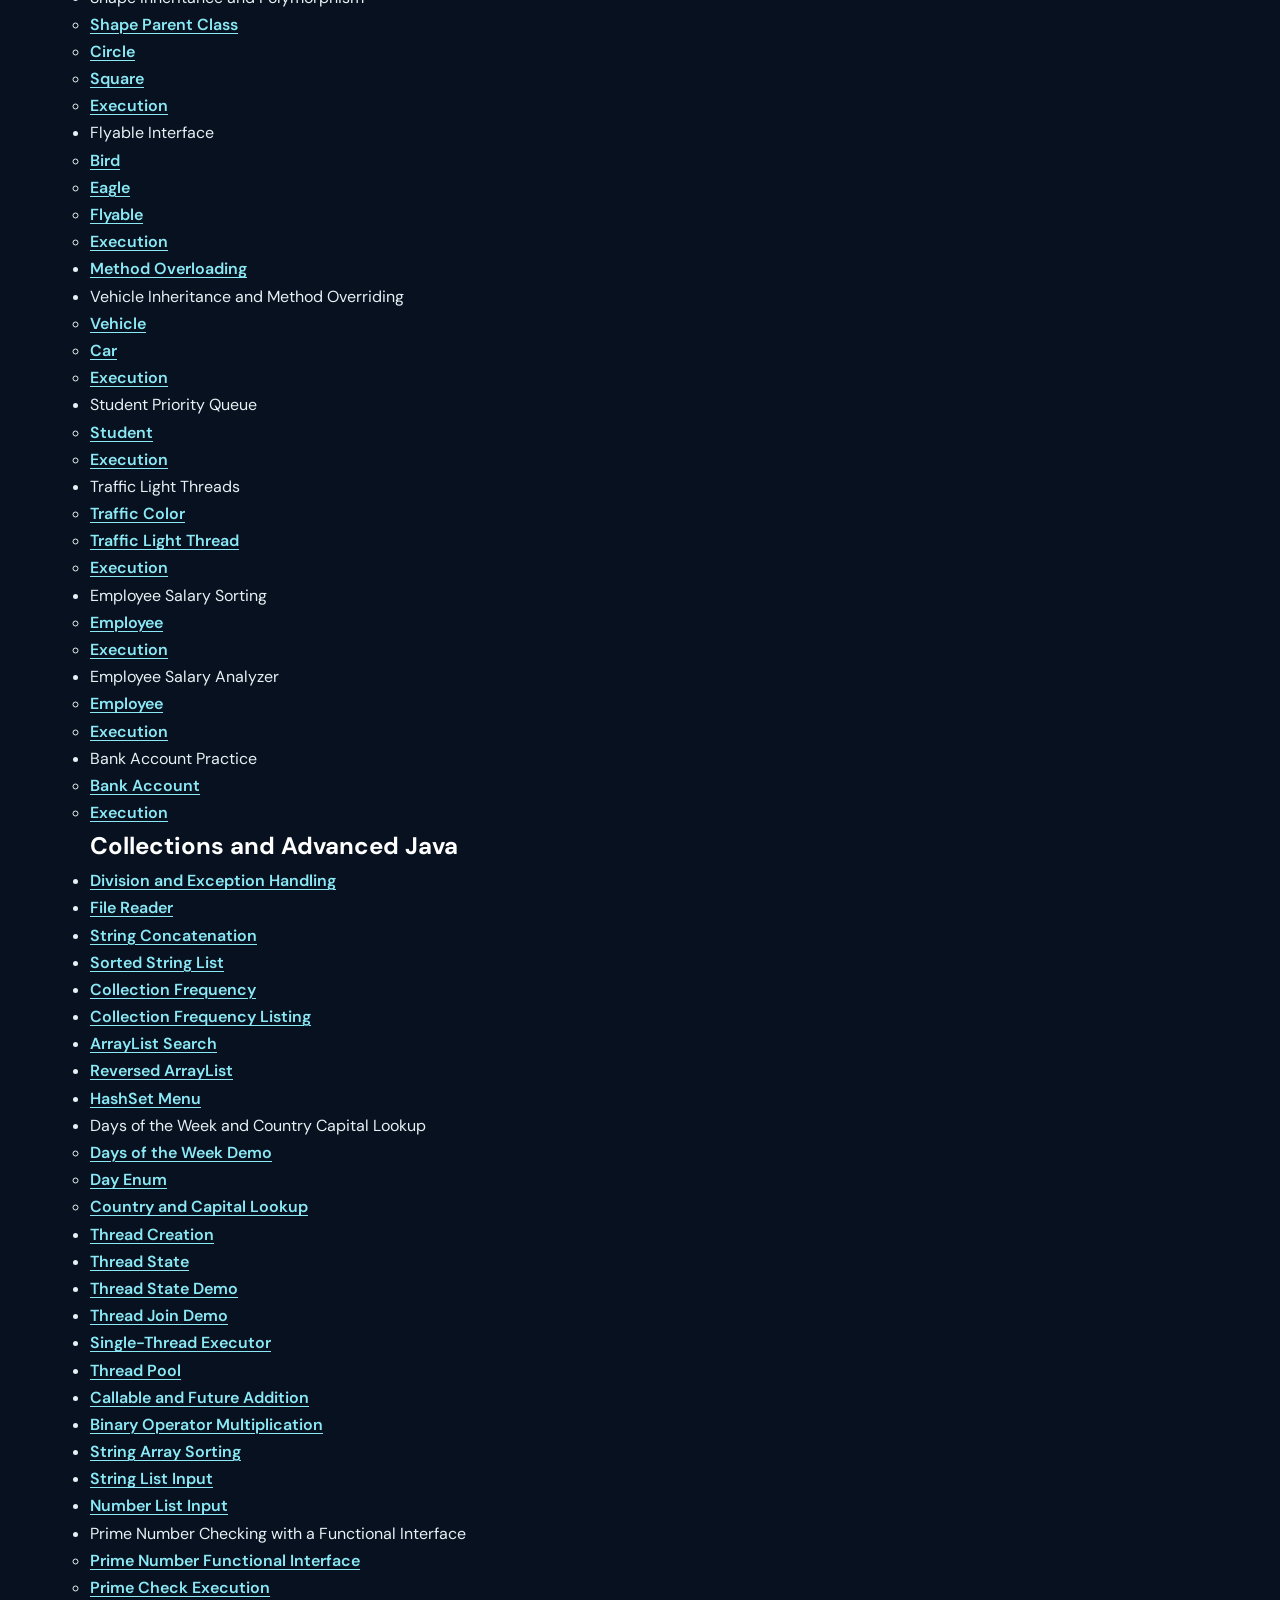
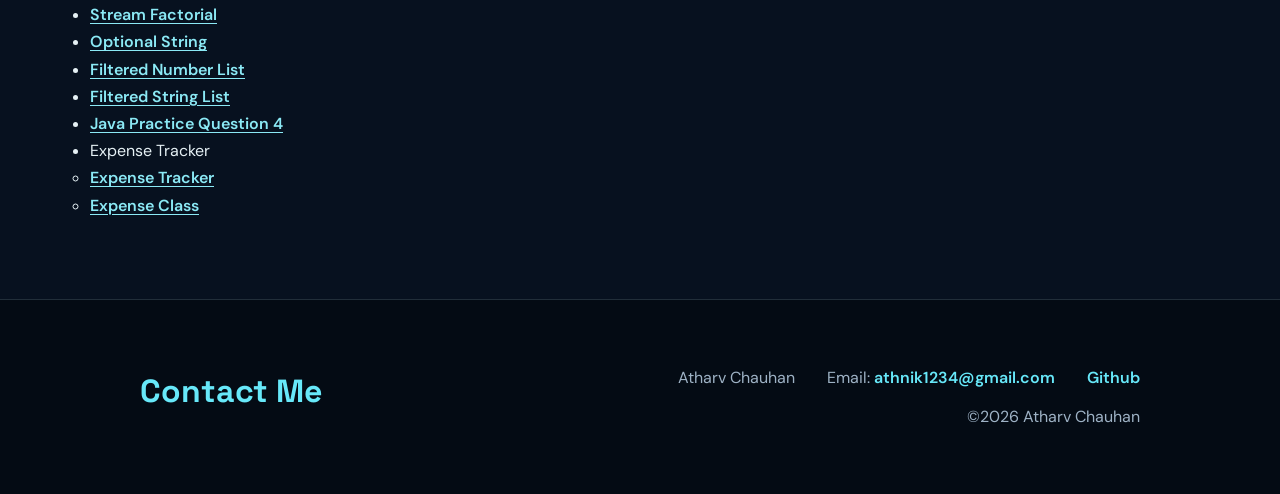
<file: html files/Projects.html>
<!DOCTYPE html>
<html lang="en">
<head>
    <meta charset="UTF-8">
    <meta name="viewport" content="width=device-width, initial-scale=1.0">
    <title>Projects Done by Me</title>
    <link rel="stylesheet" href="../css files/pages.css">
</head>
<body>
    <header>
         <nav class="site-nav">
            <a href="../index.html">Home</a>
            <a href="About.html">About</a>
            <a href="Skills.html">Skills</a>
            <a href="Projects.html">Projects</a>
            <a href="Education.html">Education</a>
            <a href="Contact.html">Contact</a>
        </nav>
    </header>
    <main class="projects-page">
    <h1 id="Projects_done_by_me">My Projects</h1>
    <aside class="project-shortcuts" aria-label="Project section shortcuts">
        <p>On this page</p>
        <nav class="project-nav">
            <a href="#practice-questions">All Java Questions</a>
            <a href="#fundamentals">Fundamentals</a>
            <a href="#conditions">Conditions and Operators</a>
            <a href="#loops">Loops and Number Problems</a>
            <a href="#arrays">Arrays</a>
            <a href="#recursion">Recursion and Strings</a>
            <a href="#oop">Object-Oriented Programming</a>
            <a href="#advanced-java">Collections and Advanced Java</a>
        </nav>
    </aside>

    <div class="project-content">
    <h2 id="practice-questions">Java Practice Questions</h2>
    <h2 id="fundamentals">Fundamentals</h2>
    <ul>
        <li><a href="../assets/javaChallenges/Arithmetic.java" target="_blank" rel="noopener noreferrer">Arithmetic</a></li>
        <li><a href="../assets/javaChallenges/Perimeter.java" target="_blank" rel="noopener noreferrer">Perimeter</a></li>
        <li><a href="../assets/javaChallenges/TriangleArea.java" target="_blank" rel="noopener noreferrer">Triangle Area</a></li>
        <li><a href="../assets/javaChallenges/SimpleInterest.java" target="_blank" rel="noopener noreferrer">Simple Interest</a></li>
        <li><a href="../assets/javaChallenges/CompoundInterest.java" target="_blank" rel="noopener noreferrer">Compound Interest</a></li>
        <li><a href="../assets/javaChallenges/FahrenheitToCelsius.java" target="_blank" rel="noopener noreferrer">Fahrenheit to Celsius</a></li>
        <li><a href="../assets/javaChallenges/JavaPracticeQuestion1.java" target="_blank" rel="noopener noreferrer">Java Practice Question 1</a></li>
        <li><a href="../assets/javaChallenges/Main.java" target="_blank" rel="noopener noreferrer">Main</a></li>
    </ul>

    <h2 id="conditions">Conditions and Operators</h2>
    <ul>
        <li><a href="../assets/javaChallenges/PositiveNegativeZero.java" target="_blank" rel="noopener noreferrer">Positive, Negative, or Zero</a></li>
        <li><a href="../assets/javaChallenges/OddEven.java" target="_blank" rel="noopener noreferrer">Odd or Even</a></li>
        <li><a href="../assets/javaChallenges/GreatestOfThreeNumbers.java" target="_blank" rel="noopener noreferrer">Greatest of Three Numbers</a></li>
        <li><a href="../assets/javaChallenges/LeapYear.java" target="_blank" rel="noopener noreferrer">Leap Year</a></li>
        <li><a href="../assets/javaChallenges/Grading.java" target="_blank" rel="noopener noreferrer">Grading</a></li>
        <li><a href="../assets/javaChallenges/AgeChecker.java" target="_blank" rel="noopener noreferrer">Age Checker</a></li>
        <li><a href="../assets/javaChallenges/BitwiseOperators.java" target="_blank" rel="noopener noreferrer">Bitwise OR, AND, XOR, Complement, and Shifts</a></li>
        <li><a href="../assets/javaChallenges/BitwiseOddEven.java" target="_blank" rel="noopener noreferrer">Odd or Even with Bitwise Operators</a></li>
        <li><a href="../assets/javaChallenges/TernaryMinimum.java" target="_blank" rel="noopener noreferrer">Minimum of Two Numbers with the Ternary Operator</a></li>
        <li><a href="../assets/javaChallenges/TernaryOddEven.java" target="_blank" rel="noopener noreferrer">Odd or Even with the Ternary Operator</a></li>
        <li><a href="../assets/javaChallenges/TernaryAbsoluteValue.java" target="_blank" rel="noopener noreferrer">Absolute Number with the Ternary Operator</a></li>
        <li><a href="../assets/javaChallenges/StudentScoreTernary.java" target="_blank" rel="noopener noreferrer">Student Score with the Ternary Operator</a></li>
        <li><a href="../assets/javaChallenges/StudentScoreSwitch.java" target="_blank" rel="noopener noreferrer">Student Score with Switch</a></li>
        <li><a href="../assets/javaChallenges/MonthSwitch.java" target="_blank" rel="noopener noreferrer">Months with Switch</a></li>
        <li><a href="../assets/javaChallenges/SwitchCalculator.java" target="_blank" rel="noopener noreferrer">Calculator with Switch</a></li>
        <li><a href="../assets/javaChallenges/PasswordChecker.java" target="_blank" rel="noopener noreferrer">Password Checker</a></li>
        <li><a href="../assets/javaChallenges/NumberGuessingGame.java" target="_blank" rel="noopener noreferrer">Number Guessing Game</a></li>
        <li><a href="../assets/javaChallenges/LoopExitDemo.java" target="_blank" rel="noopener noreferrer">Exit on Exit</a></li>
    </ul>

    <h2 id="loops">Loops and Number Problems</h2>
    <ul>
        <li><a href="../assets/javaChallenges/MultiplicationTable.java" target="_blank" rel="noopener noreferrer">Multiplication Table</a></li>
        <li><a href="../assets/javaChallenges/OddSum.java" target="_blank" rel="noopener noreferrer">Odd Sum</a></li>
        <li><a href="../assets/javaChallenges/Factorial.java" target="_blank" rel="noopener noreferrer">Factorial</a></li>
        <li><a href="../assets/javaChallenges/SumOfDigits.java" target="_blank" rel="noopener noreferrer">Sum of Digits</a></li>
        <li><a href="../assets/javaChallenges/LeastCommonMultiple.java" target="_blank" rel="noopener noreferrer">LCM</a></li>
        <li><a href="../assets/javaChallenges/GreatestCommonDivisor.java" target="_blank" rel="noopener noreferrer">GCD</a></li>
        <li><a href="../assets/javaChallenges/PrimeChecker.java" target="_blank" rel="noopener noreferrer">Prime or Not</a></li>
        <li><a href="../assets/javaChallenges/ReverseDigitsPalindrome.java" target="_blank" rel="noopener noreferrer">Reverse Digits and Check for a Palindrome</a></li>
        <li><a href="../assets/javaChallenges/FibonacciSeries.java" target="_blank" rel="noopener noreferrer">Fibonacci Series</a></li>
        <li><a href="../assets/javaChallenges/FibonacciSeriesAlternative.java" target="_blank" rel="noopener noreferrer">Fibonacci Series, Alternative Style</a></li>
        <li><a href="../assets/javaChallenges/ArmstrongNumber.java" target="_blank" rel="noopener noreferrer">Armstrong Number</a></li>
        <li><a href="../assets/javaChallenges/LoopPatterns.java" target="_blank" rel="noopener noreferrer">Loop Patterns</a></li>
        <li><a href="../assets/javaChallenges/ForLoopMultiplicationTable.java" target="_blank" rel="noopener noreferrer">Multiplication Table with a For Loop</a></li>
        <li><a href="../assets/javaChallenges/ForLoopPrimeChecker.java" target="_blank" rel="noopener noreferrer">Prime Numbers with a For Loop</a></li>
        <li><a href="../assets/javaChallenges/EvenNumbers.java" target="_blank" rel="noopener noreferrer">Print Even Numbers Only</a></li>
        <li><a href="../assets/javaChallenges/pyramiddiamond.java" target="_blank" rel="noopener noreferrer">Pyramid Diamond</a></li>
    </ul>

    <h2 id="arrays">Arrays</h2>
    <ul>
        <li><a href="../assets/javaChallenges/arrayutilities.java" target="_blank" rel="noopener noreferrer">Array Utilities</a> (used by the array programs below)</li>
        <li><a href="../assets/javaChallenges/ArraySumAverage.java" target="_blank" rel="noopener noreferrer">Array Sum and Average</a></li>
        <li><a href="../assets/javaChallenges/ArrayOccurrences.java" target="_blank" rel="noopener noreferrer">Occurrences in an Array</a></li>
        <li><a href="../assets/javaChallenges/ArrayMinMax.java" target="_blank" rel="noopener noreferrer">Maximum and Minimum in an Array</a></li>
        <li><a href="../assets/javaChallenges/SortedArrayChecker.java" target="_blank" rel="noopener noreferrer">Check Whether an Array Is Sorted</a></li>
        <li><a href="../assets/javaChallenges/ArrayElementDeletion.java" target="_blank" rel="noopener noreferrer">Delete an Element from an Array</a></li>
        <li><a href="../assets/javaChallenges/ArrayReversal.java" target="_blank" rel="noopener noreferrer">Reverse an Array</a></li>
        <li><a href="../assets/javaChallenges/PalindromeArrayChecker.java" target="_blank" rel="noopener noreferrer">Palindrome Array Checker</a></li>
        <li><a href="../assets/javaChallenges/SortedArrayMerge.java" target="_blank" rel="noopener noreferrer">Merge Two Sorted Arrays</a></li>
        <li><a href="../assets/javaChallenges/TwoDimensionalArraySearch.java" target="_blank" rel="noopener noreferrer">Search in a 2D Array</a></li>
        <li><a href="../assets/javaChallenges/TwoDimensionalArraySumAverage.java" target="_blank" rel="noopener noreferrer">Sum and Average of a 2D Array</a></li>
        <li><a href="../assets/javaChallenges/TwoDimensionalArrayDiagonalSum.java" target="_blank" rel="noopener noreferrer">Diagonal Sum of a 2D Array</a></li>
        <li><a href="../assets/javaChallenges/ArrayMaximum.java" target="_blank" rel="noopener noreferrer">Maximum in an Array</a></li>
        <li><a href="../assets/javaChallenges/ArrayOccurrencesForLoop.java" target="_blank" rel="noopener noreferrer">Occurrences with a For Loop</a></li>
        <li><a href="../assets/javaChallenges/PositiveArraySum.java" target="_blank" rel="noopener noreferrer">Sum of Positive Numbers in an Array</a></li>
    </ul>

    <h2 id="recursion">Recursion and Strings</h2>
    <ul>
        <li><a href="../assets/javaChallenges/RecursiveFibonacci.java" target="_blank" rel="noopener noreferrer">Fibonacci Series with Recursion</a></li>
        <li><a href="../assets/javaChallenges/RecursivePalindrome.java" target="_blank" rel="noopener noreferrer">Palindrome with Recursion</a></li>
        <li><a href="../assets/javaChallenges/StringManipulation.java" target="_blank" rel="noopener noreferrer">String Manipulation</a></li>
        <li><a href="../assets/javaChallenges/ArrayToString.java" target="_blank" rel="noopener noreferrer">Array toString</a></li>
        <li><a href="../assets/javaChallenges/recursivestring.java" target="_blank" rel="noopener noreferrer">Recursive String</a></li>
    </ul>

    <h2 id="oop">Object-Oriented Programming</h2>
    <ul>
        <li>Library and Book<ul><li><a href="../assets/javaChallenges/LibraryExecution.java" target="_blank" rel="noopener noreferrer">Library Execution</a></li><li><a href="../assets/javaChallenges/book.java" target="_blank" rel="noopener noreferrer">Book Object</a></li></ul></li>
        <li>Course and Enrollment<ul><li><a href="../assets/javaChallenges/CourseEnrollment.java" target="_blank" rel="noopener noreferrer">Course Enrollment</a></li><li><a href="../assets/javaChallenges/course.java" target="_blank" rel="noopener noreferrer">Course Class</a></li></ul></li>
        <li><a href="../assets/javaChallenges/StudentToString.java" target="_blank" rel="noopener noreferrer">Students with toString</a></li>
        <li><a href="../assets/javaChallenges/CircleDemo.java" target="_blank" rel="noopener noreferrer">Circle</a></li>
        <li><a href="../assets/javaChallenges/DiceRoll.java" target="_blank" rel="noopener noreferrer">Dice Roll</a></li>
        <li><a href="../assets/javaChallenges/GuessingGame.java" target="_blank" rel="noopener noreferrer">Guessing Game 2.0</a></li>
        <li><a href="../assets/javaChallenges/FinalStudent.java" target="_blank" rel="noopener noreferrer">Student with final and toString</a></li>
        <li>Geometry Calculator with Two Different Packages<ul><li>Geometry Shapes<ul><li><a href="../assets/javaChallenges/geometry/Circle.java" target="_blank" rel="noopener noreferrer">Circle</a></li><li><a href="../assets/javaChallenges/geometry/Rectangle.java" target="_blank" rel="noopener noreferrer">Rectangle</a></li></ul></li><li><a href="../assets/javaChallenges/utils/Calculator.java" target="_blank" rel="noopener noreferrer">Calculator Utility</a></li></ul></li>
        <li>Bank Account and Customer<ul><li><a href="../assets/javaChallenges/AccountChallenge/Account.java" target="_blank" rel="noopener noreferrer">Account Class</a></li><li><a href="../assets/javaChallenges/AccountChallenge/bank.java" target="_blank" rel="noopener noreferrer">Bank Execution</a></li></ul></li>
        <li>Employee and Company<ul><li><a href="../assets/javaChallenges/employee/employee.java" target="_blank" rel="noopener noreferrer">Employee Class</a></li><li><a href="../assets/javaChallenges/employee/company.java" target="_blank" rel="noopener noreferrer">Company Class</a></li></ul></li>
        <li>Polymorphism with a Library<ul><li><a href="../assets/javaChallenges/librarybook/LibraryItems.java" target="_blank" rel="noopener noreferrer">Library Item Base Class</a></li><li><a href="../assets/javaChallenges/librarybook/Book.java" target="_blank" rel="noopener noreferrer">Book</a></li><li><a href="../assets/javaChallenges/librarybook/dvd.java" target="_blank" rel="noopener noreferrer">DVD</a></li><li><a href="../assets/javaChallenges/librarybook/magzine.java" target="_blank" rel="noopener noreferrer">Magazine</a></li><li><a href="../assets/javaChallenges/librarybook/library.java" target="_blank" rel="noopener noreferrer">Library Execution</a></li></ul></li>
        <li>Override hashCode and equals<ul><li><a href="../assets/javaChallenges/Challenge81/Person.java" target="_blank" rel="noopener noreferrer">Person Class</a></li><li><a href="../assets/javaChallenges/Challenge81/testing.java" target="_blank" rel="noopener noreferrer">Execution</a></li></ul></li>
        <li>Vehicle Inheritance<ul><li><a href="../assets/javaChallenges/Challenge82/Car.java" target="_blank" rel="noopener noreferrer">Car Class</a></li><li><a href="../assets/javaChallenges/Challenge82/Execution.java" target="_blank" rel="noopener noreferrer">Execution</a></li></ul></li>
        <li>Shape Inheritance and Polymorphism<ul><li><a href="../assets/javaChallenges/Challenge83/Shape.java" target="_blank" rel="noopener noreferrer">Shape Parent Class</a></li><li><a href="../assets/javaChallenges/Challenge83/Circle.java" target="_blank" rel="noopener noreferrer">Circle</a></li><li><a href="../assets/javaChallenges/Challenge83/Square.java" target="_blank" rel="noopener noreferrer">Square</a></li><li><a href="../assets/javaChallenges/Challenge83/Execution.java" target="_blank" rel="noopener noreferrer">Execution</a></li></ul></li>
        <li>Flyable Interface<ul><li><a href="../assets/javaChallenges/Challenge84/Bird.java" target="_blank" rel="noopener noreferrer">Bird</a></li><li><a href="../assets/javaChallenges/Challenge84/Eagle.java" target="_blank" rel="noopener noreferrer">Eagle</a></li><li><a href="../assets/javaChallenges/Challenge84/Flyable.java" target="_blank" rel="noopener noreferrer">Flyable</a></li><li><a href="../assets/javaChallenges/Challenge84/execution.java" target="_blank" rel="noopener noreferrer">Execution</a></li></ul></li>
        <li><a href="../assets/javaChallenges/MethodOverloading.java" target="_blank" rel="noopener noreferrer">Method Overloading</a></li>
        <li>Vehicle Inheritance and Method Overriding<ul><li><a href="../assets/javaChallenges/Challenge86/Vehicle.java" target="_blank" rel="noopener noreferrer">Vehicle</a></li><li><a href="../assets/javaChallenges/Challenge86/Car.java" target="_blank" rel="noopener noreferrer">Car</a></li><li><a href="../assets/javaChallenges/Challenge86/execution.java" target="_blank" rel="noopener noreferrer">Execution</a></li></ul></li>
        <li>Student Priority Queue<ul><li><a href="../assets/javaChallenges/Challenge94/Student.java" target="_blank" rel="noopener noreferrer">Student</a></li><li><a href="../assets/javaChallenges/Challenge94/execution.java" target="_blank" rel="noopener noreferrer">Execution</a></li></ul></li>
        <li>Traffic Light Threads<ul><li><a href="../assets/javaChallenges/Challenge102/TrafficColor.java" target="_blank" rel="noopener noreferrer">Traffic Color</a></li><li><a href="../assets/javaChallenges/Challenge102/TrafficLight.java" target="_blank" rel="noopener noreferrer">Traffic Light Thread</a></li><li><a href="../assets/javaChallenges/Challenge102/Execution.java" target="_blank" rel="noopener noreferrer">Execution</a></li></ul></li>
        <li>Employee Salary Sorting<ul><li><a href="../assets/javaChallenges/Challenge114/Employee.java" target="_blank" rel="noopener noreferrer">Employee</a></li><li><a href="../assets/javaChallenges/Challenge114/Execution.java" target="_blank" rel="noopener noreferrer">Execution</a></li></ul></li>
        <li>Employee Salary Analyzer<ul><li><a href="../assets/javaChallenges/EmployeeSalaryAnalyzer/Employee.java" target="_blank" rel="noopener noreferrer">Employee</a></li><li><a href="../assets/javaChallenges/EmployeeSalaryAnalyzer/Execution.java" target="_blank" rel="noopener noreferrer">Execution</a></li></ul></li>
        <li>Bank Account Practice<ul><li><a href="../assets/javaChallenges/JavaPracticequestion3/BankAccount.java" target="_blank" rel="noopener noreferrer">Bank Account</a></li><li><a href="../assets/javaChallenges/JavaPracticequestion3/Execution.java" target="_blank" rel="noopener noreferrer">Execution</a></li></ul></li>
    </ul>

    <h2 id="advanced-java">Collections and Advanced Java</h2>
    <ul>
        <li><a href="../assets/javaChallenges/DivisionExceptionHandling.java" target="_blank" rel="noopener noreferrer">Division and Exception Handling</a></li>
        <li><a href="../assets/javaChallenges/FileReaderDemo.java" target="_blank" rel="noopener noreferrer">File Reader</a></li>
        <li><a href="../assets/javaChallenges/StringConcatenation.java" target="_blank" rel="noopener noreferrer">String Concatenation</a></li>
        <li><a href="../assets/javaChallenges/SortedStringList.java" target="_blank" rel="noopener noreferrer">Sorted String List</a></li>
        <li><a href="../assets/javaChallenges/CollectionFrequency.java" target="_blank" rel="noopener noreferrer">Collection Frequency</a></li>
        <li><a href="../assets/javaChallenges/CollectionFrequencyListing.java" target="_blank" rel="noopener noreferrer">Collection Frequency Listing</a></li>
        <li><a href="../assets/javaChallenges/ArrayListSearch.java" target="_blank" rel="noopener noreferrer">ArrayList Search</a></li>
        <li><a href="../assets/javaChallenges/ReversedArrayList.java" target="_blank" rel="noopener noreferrer">Reversed ArrayList</a></li>
        <li><a href="../assets/javaChallenges/HashSetMenu.java" target="_blank" rel="noopener noreferrer">HashSet Menu</a></li>
        <li>Days of the Week and Country Capital Lookup<ul><li><a href="../assets/javaChallenges/Challenge96-98/DaysOfWeekDemo.java" target="_blank" rel="noopener noreferrer">Days of the Week Demo</a></li><li><a href="../assets/javaChallenges/Challenge96-98/days.java" target="_blank" rel="noopener noreferrer">Day Enum</a></li><li><a href="../assets/javaChallenges/CountryCapitalLookup.java" target="_blank" rel="noopener noreferrer">Country and Capital Lookup</a></li></ul></li>
        <li><a href="../assets/javaChallenges/ThreadCreation.java" target="_blank" rel="noopener noreferrer">Thread Creation</a></li>
        <li><a href="../assets/javaChallenges/ThreadState.java" target="_blank" rel="noopener noreferrer">Thread State</a></li>
        <li><a href="../assets/javaChallenges/ThreadStateDemo.java" target="_blank" rel="noopener noreferrer">Thread State Demo</a></li>
        <li><a href="../assets/javaChallenges/ThreadJoinDemo.java" target="_blank" rel="noopener noreferrer">Thread Join Demo</a></li>
        <li><a href="../assets/javaChallenges/SingleThreadExecutorDemo.java" target="_blank" rel="noopener noreferrer">Single-Thread Executor</a></li>
        <li><a href="../assets/javaChallenges/ThreadPoolDemo.java" target="_blank" rel="noopener noreferrer">Thread Pool</a></li>
        <li><a href="../assets/javaChallenges/CallableFutureAddition.java" target="_blank" rel="noopener noreferrer">Callable and Future Addition</a></li>
        <li><a href="../assets/javaChallenges/BinaryOperatorMultiplication.java" target="_blank" rel="noopener noreferrer">Binary Operator Multiplication</a></li>
        <li><a href="../assets/javaChallenges/StringArraySorting.java" target="_blank" rel="noopener noreferrer">String Array Sorting</a></li>
        <li><a href="../assets/javaChallenges/StringListInput.java" target="_blank" rel="noopener noreferrer">String List Input</a></li>
        <li><a href="../assets/javaChallenges/NumberListInput.java" target="_blank" rel="noopener noreferrer">Number List Input</a></li>
        <li>Prime Number Checking with a Functional Interface<ul><li><a href="../assets/javaChallenges/Challenge110/Primeornot.java" target="_blank" rel="noopener noreferrer">Prime Number Functional Interface</a></li><li><a href="../assets/javaChallenges/Challenge110/Execution.java" target="_blank" rel="noopener noreferrer">Prime Check Execution</a></li></ul></li>
        <li><a href="../assets/javaChallenges/StreamFactorial.java" target="_blank" rel="noopener noreferrer">Stream Factorial</a></li>
        <li><a href="../assets/javaChallenges/OptionalString.java" target="_blank" rel="noopener noreferrer">Optional String</a></li>
        <li><a href="../assets/javaChallenges/FilteredNumberList.java" target="_blank" rel="noopener noreferrer">Filtered Number List</a></li>
        <li><a href="../assets/javaChallenges/FilteredStringList.java" target="_blank" rel="noopener noreferrer">Filtered String List</a></li>
        <li><a href="../assets/javaChallenges/JavaPracticequestion4.java" target="_blank" rel="noopener noreferrer">Java Practice Question 4</a></li>
        <li>Expense Tracker<ul><li><a href="../assets/javaChallenges/ExpenseTrackerJavaChallenge5/ExpenseTracker.java" target="_blank" rel="noopener noreferrer">Expense Tracker</a></li><li><a href="../assets/javaChallenges/ExpenseTrackerJavaChallenge5/Expense.java" target="_blank" rel="noopener noreferrer">Expense Class</a></li></ul></li>
    </ul>
    </div>

</main>
     <footer>
        <h2>Contact Me</h2><ul id="Contact-me">
            <li>Atharv Chauhan</li>
            <li>Email: <a href="mailto:athnik1234@gmail.com">athnik1234@gmail.com</a></li>
            <li><a href="https://github.com/AtharvChauhan1903" target="_blank">Github</a></li>
            <li>&copy;2026 Atharv Chauhan</li>
        </ul>
       
    </footer>
</body>
</html>
</file>
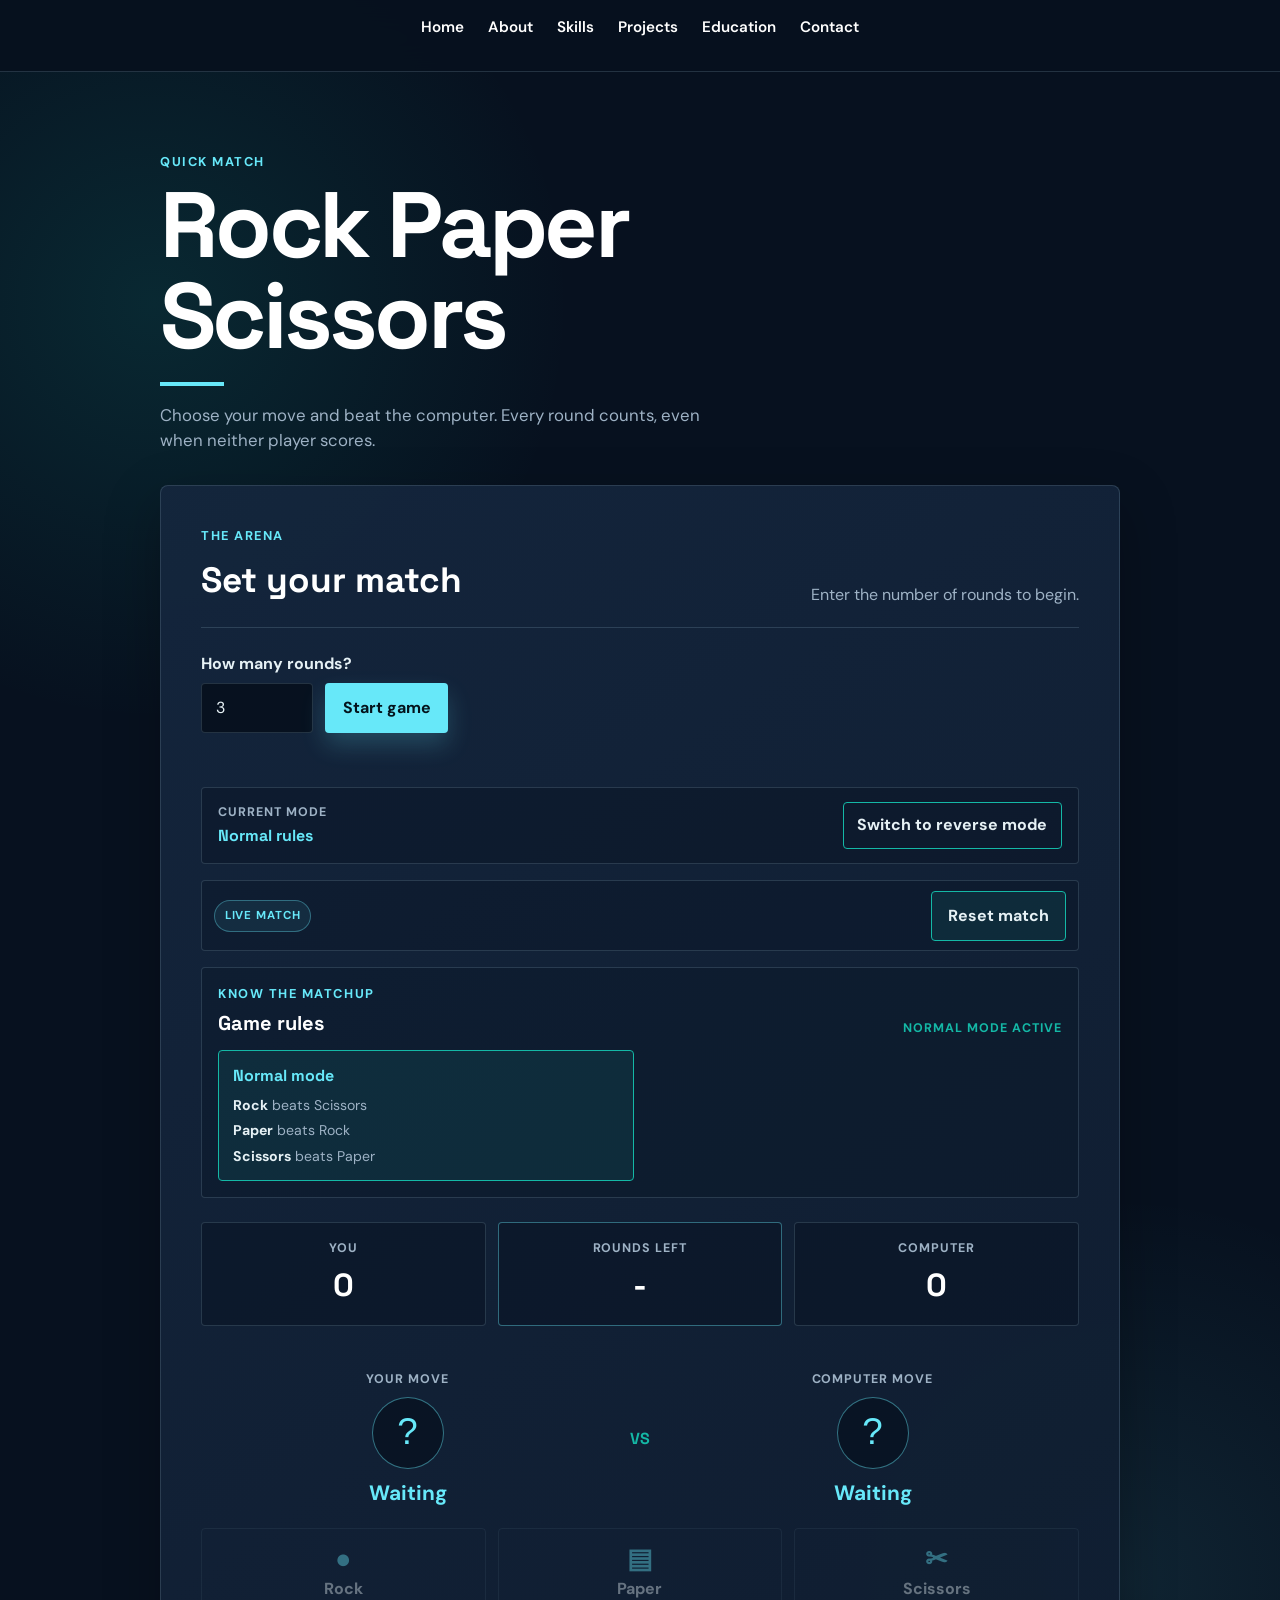
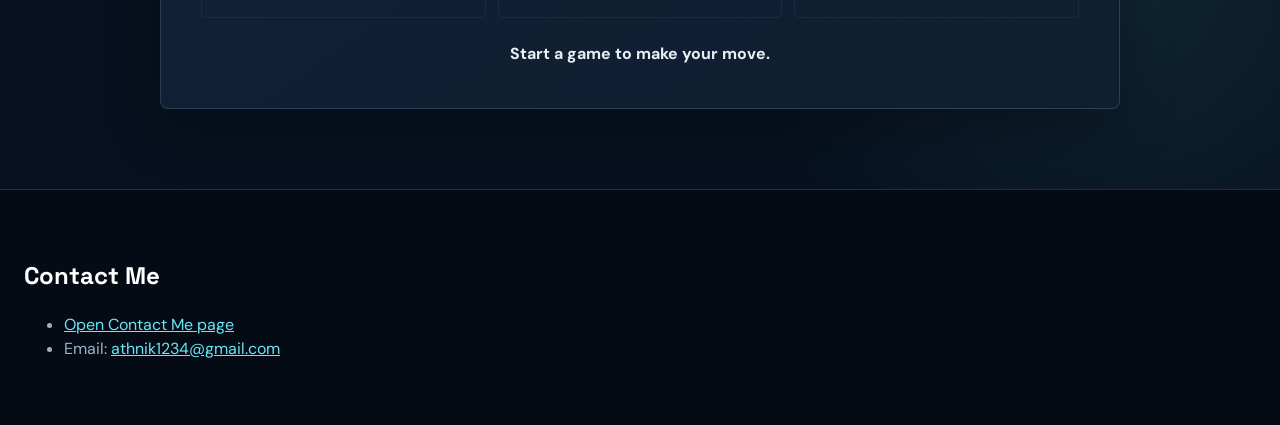
<file: html files/RockPaperScissor.html>
<!DOCTYPE html>
<html lang="en">
<head>
    <meta charset="UTF-8">
    <meta name="viewport" content="width=device-width, initial-scale=1.0">
    <title>Rock Paper Scissors | Portfolio</title>
    <link rel="stylesheet" href="../css files/RockPapperScissor.css">
</head>
<body>
    <header>
         <nav class="site-nav">
            <a href="../index.html">Home</a>
            <a href="About.html">About</a>
            <a href="Skills.html">Skills</a>
            <a href="project.html">Projects</a>
            <a href="Education.html">Education</a>
            <a href="Contact.html">Contact</a>
        </nav>
    </header>
    <main class="game-page">
        <section class="game-intro">
            <p class="eyebrow">Quick match</p>
            <h1>Rock Paper Scissors</h1>
            <p>Choose your move and beat the computer. Every round counts, even when neither player scores.</p>
        </section>

        <section class="game-card" aria-labelledby="game-heading">
            <div class="game-card-header">
                <div>
                    <p class="eyebrow">The arena</p>
                    <h2 id="game-heading">Set your match</h2>
                </div>
                <p id="game-status" class="game-status" role="status">Enter the number of rounds to begin.</p>
            </div>

            <form id="round-form" class="round-form">
                <label for="round-count">How many rounds?</label>
                <div class="round-form-row">
                    <input id="round-count" name="round-count" type="number" min="1" max="99" value="3" required>
                    <button class="primary-button" type="submit">Start game</button>
                </div>
                <p class="form-message" id="form-message" aria-live="polite"></p>
            </form>

            <div class="mode-switcher">
                <div>
                    <span class="score-label">Current mode</span>
                    <strong id="mode-name">Normal rules</strong>
                </div>
                <button class="mode-button" id="mode-toggle" type="button">Switch to reverse mode</button>
            </div>

            <div class="toolbar" aria-label="Match controls">
                <span class="status-chip">Live match</span>
                <button class="secondary-button" id="reset-game" type="button">Reset match</button>
            </div>

            <section class="rules-panel" aria-labelledby="rules-heading">
                <div class="rules-heading-row">
                    <div>
                        <p class="eyebrow">Know the matchup</p>
                        <h3 id="rules-heading">Game rules</h3>
                    </div>
                    <span class="rules-live-label" id="rules-live-label">Playing now</span>
                </div>
                <div class="rules-grid">
                    <article class="rule-card" id="normal-rules">
                        <h4>Normal mode</h4>
                        <ul>
                            <li><strong>Rock</strong> beats Scissors</li>
                            <li><strong>Paper</strong> beats Rock</li>
                            <li><strong>Scissors</strong> beats Paper</li>
                        </ul>
                    </article>
                    <article class="rule-card" id="reverse-rules">
                        <h4>Reverse mode</h4>
                        <ul>
                            <li><strong>Rock</strong> beats Paper</li>
                            <li><strong>Paper</strong> beats Scissors</li>
                            <li><strong>Scissors</strong> beats Rock</li>
                        </ul>
                    </article>
                </div>
            </section>

            <div class="scoreboard" aria-label="Game score">
                <div class="score-panel">
                    <span class="score-label">You</span>
                    <strong id="player-score">0</strong>
                </div>
                <div class="rounds-panel">
                    <span class="score-label">Rounds left</span>
                    <strong id="rounds-left">-</strong>
                </div>
                <div class="score-panel">
                    <span class="score-label">Computer</span>
                    <strong id="computer-score">0</strong>
                </div>
            </div>

            <div class="matchup" id="matchup" aria-live="polite">
                <div class="revealed-choice player-revealed-choice">
                    <span class="choice-label">Your move</span>
                    <span class="reveal-icon hand-icon" id="player-icon" aria-hidden="true">?</span>
                    <strong id="player-choice">Waiting</strong>
                </div>
                <span class="versus" aria-hidden="true">VS</span>
                <div class="revealed-choice computer-revealed-choice">
                    <span class="choice-label">Computer move</span>
                    <span class="reveal-icon hand-icon" id="computer-icon" aria-hidden="true">?</span>
                    <strong id="computer-choice">Waiting</strong>
                </div>
            </div>

            <div class="choices" aria-label="Choose your move">
                <button class="choice-button" type="button" data-choice="rock" disabled>
                    <span class="choice-icon" aria-hidden="true">●</span>
                    <span>Rock</span>
                </button>
                <button class="choice-button" type="button" data-choice="paper" disabled>
                    <span class="choice-icon" aria-hidden="true">▤</span>
                    <span>Paper</span>
                </button>
                <button class="choice-button" type="button" data-choice="scissors" disabled>
                    <span class="choice-icon" aria-hidden="true">✂</span>
                    <span>Scissors</span>
                </button>
            </div>

            <p id="result-message" class="result-message" role="status">Start a game to make your move.</p>
        </section>
    </main>
     <footer>
        <h2>Contact Me</h2>
        <ul id="Contact-me">
            <li><a href="Contact.html">Open Contact Me page</a></li>
            <li>Email: <a href="mailto:athnik1234@gmail.com">athnik1234@gmail.com</a></li>
        </ul>
    </footer>
    <script src="../javascript files/RockPapperScissors.js"></script>
</body>
</html>
</file>
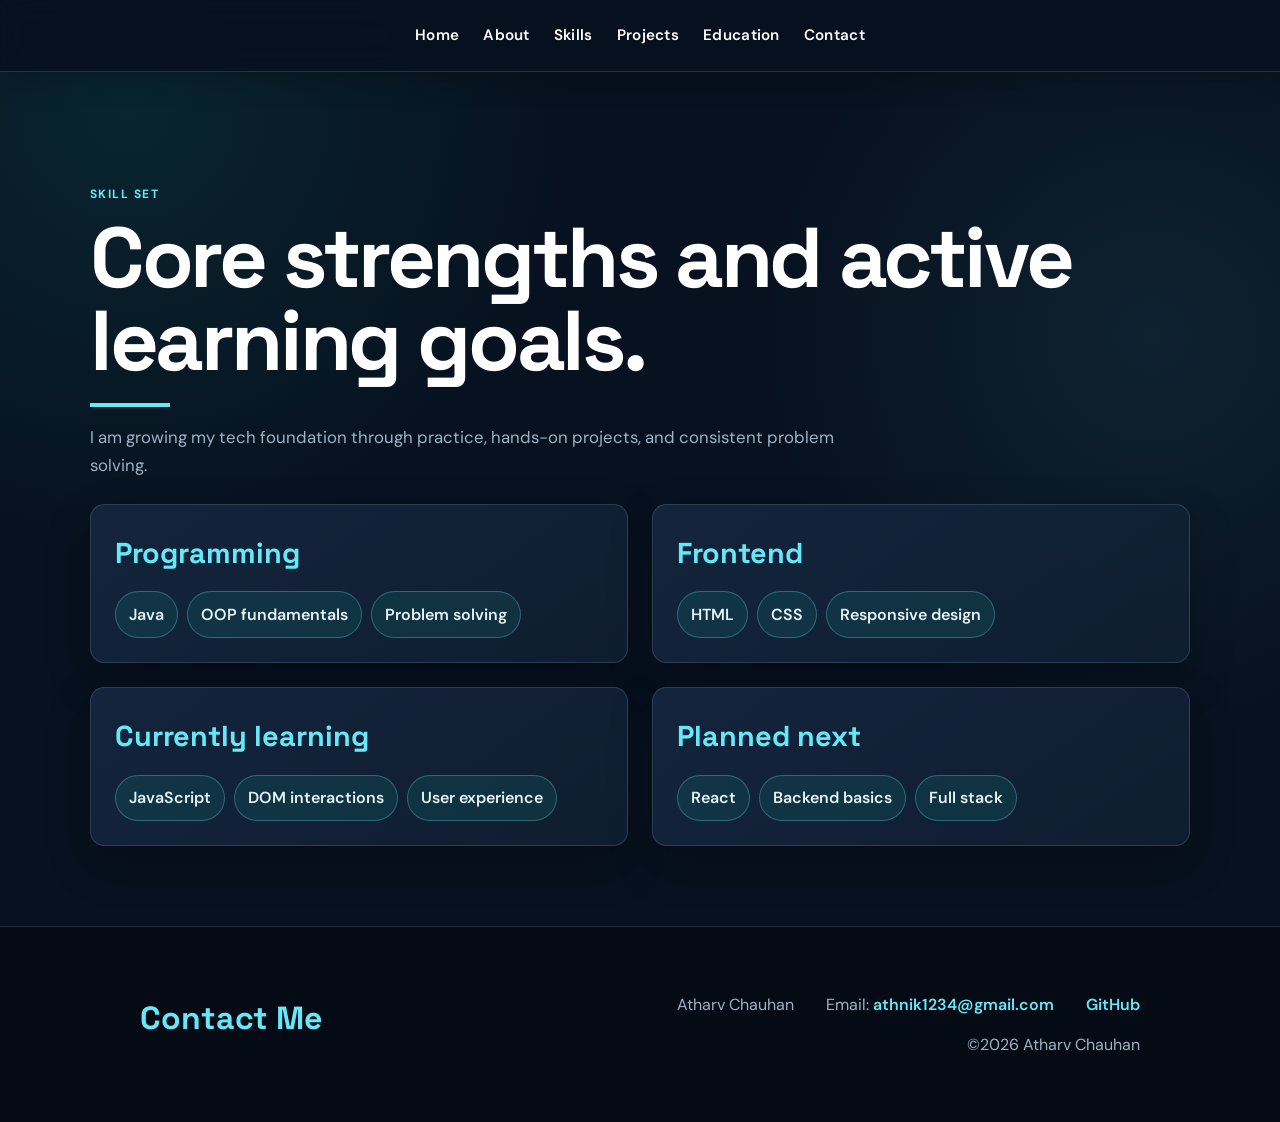
<file: html files/Skills.html>
<!DOCTYPE html>
<html lang="en">
<head>
    <meta charset="UTF-8">
    <meta name="viewport" content="width=device-width, initial-scale=1.0">
    <title>Skills | Atharv Chauhan</title>
    <link rel="stylesheet" href="../css files/pages.css">
</head>
<body>
    <header>
         <nav>
            <a href="../index.html">Home</a>
            <a href="About.html">About</a>
            <a href="Skills.html">Skills</a>
            <a href="project.html">Projects</a>
            <a href="Education.html">Education</a>
            <a href="Contact.html">Contact</a>
        </nav>
    </header>

    <main class="content-page">
        <section class="page-hero">
            <p class="eyebrow">Skill set</p>
            <h1>Core strengths and active learning goals.</h1>
            <p>I am growing my tech foundation through practice, hands-on projects, and consistent problem solving.</p>
        </section>

        <div class="skill-matrix">
            <article class="skill-card">
                <h2>Programming</h2>
                <ul class="chip-list">
                    <li>Java</li>
                    <li>OOP fundamentals</li>
                    <li>Problem solving</li>
                </ul>
            </article>

            <article class="skill-card">
                <h2>Frontend</h2>
                <ul class="chip-list">
                    <li>HTML</li>
                    <li>CSS</li>
                    <li>Responsive design</li>
                </ul>
            </article>

            <article class="skill-card">
                <h2>Currently learning</h2>
                <ul class="chip-list">
                    <li>JavaScript</li>
                    <li>DOM interactions</li>
                    <li>User experience</li>
                </ul>
            </article>

            <article class="skill-card">
                <h2>Planned next</h2>
                <ul class="chip-list">
                    <li>React</li>
                    <li>Backend basics</li>
                    <li>Full stack</li>
                </ul>
            </article>
        </div>
    </main>

     <footer>
        <h2>Contact Me</h2>
        <ul id="Contact-me">
            <li>Atharv Chauhan</li>
            <li>Email: <a href="mailto:athnik1234@gmail.com">athnik1234@gmail.com</a></li>
            <li><a href="https://github.com/AtharvChauhan1903" target="_blank" rel="noreferrer">GitHub</a></li>
            <li>&copy;2026 Atharv Chauhan</li>
        </ul>
    </footer>
</body>
</html>
</file>
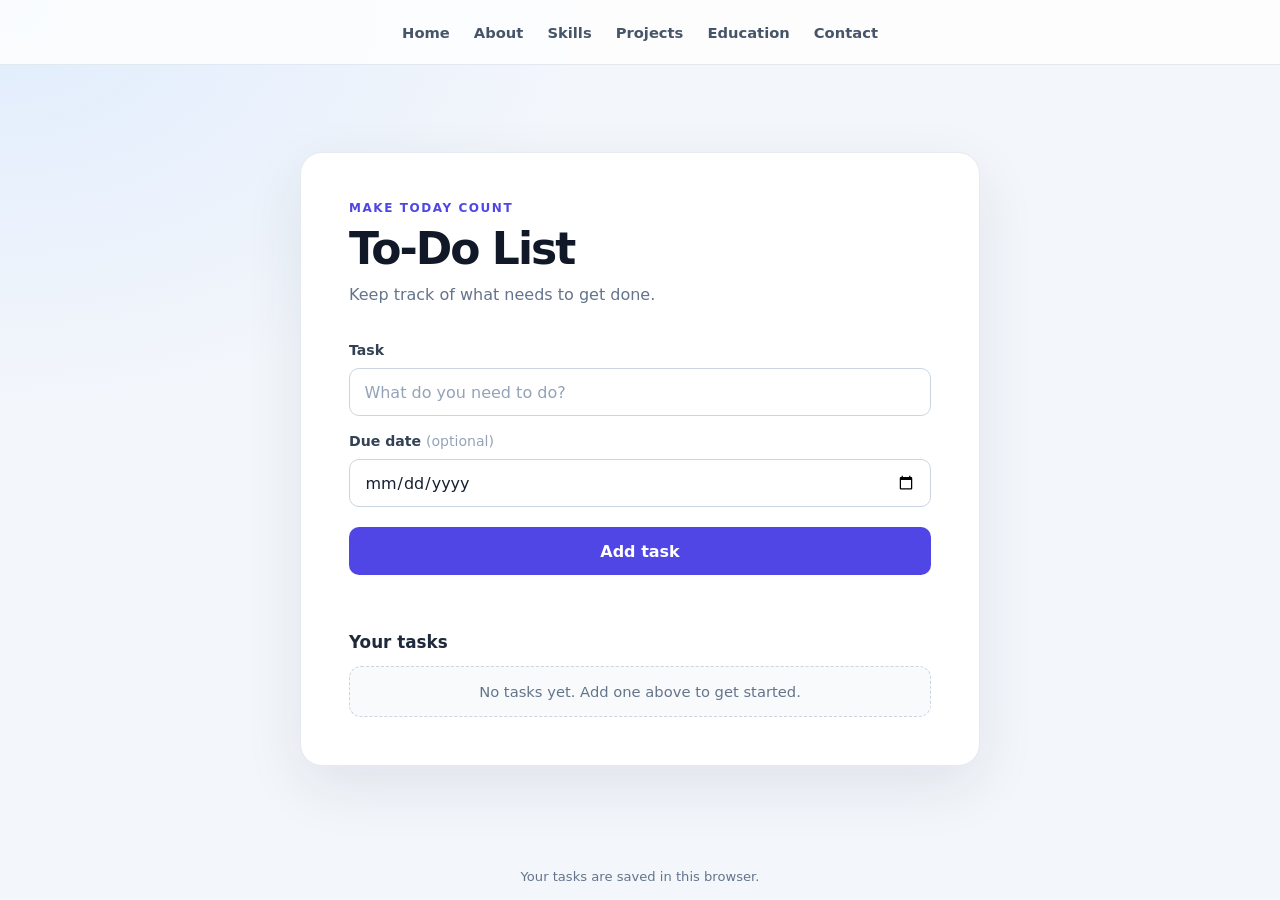
<file: html files/todolist.html>
<!DOCTYPE html>
<html lang="en">
<head>
    <meta charset="UTF-8">
    <meta name="viewport" content="width=device-width, initial-scale=1.0">
    <meta name="theme-color" content="#f3f6fb">
    <title>To-Do List</title>
    <link rel="stylesheet" href="../css files/todo.css">
</head>
<body>
    <header class="site-header">
        <nav class="site-nav" aria-label="Main navigation">
            <a href="../index.html">Home</a>
            <a href="About.html">About</a>
            <a href="Skills.html">Skills</a>
            <a href="project.html">Projects</a>
            <a href="Education.html">Education</a>
            <a href="Contact.html">Contact</a>
        </nav>
    </header>

    <main class="todo-app">
        <section class="todo-card" aria-labelledby="main-heading">
            <p class="eyebrow">Make today count</p>
            <h1 id="main-heading">To-Do List</h1>
            <p class="intro">Keep track of what needs to get done.</p>

            <form id="task-form" class="task-form">
                <label for="task-input">Task</label>
                <input
                    type="text"
                    name="task"
                    id="task-input"
                    placeholder="What do you need to do?"
                    maxlength="200"
                    required
                >

                <label for="task-date">Due date <span>(optional)</span></label>
                <input type="date" name="dueDate" id="task-date">

                <button class="add-button" type="submit">Add task</button>
            </form>

            <p id="status-message" class="status-message" role="alert" aria-live="polite"></p>
            <section class="tasks-section" aria-labelledby="tasks-heading">
                <h2 id="tasks-heading">Your tasks</h2>
                <ul id="task-list" class="task-list" aria-live="polite"></ul>
            </section>
        </section>
    </main>

    <footer class="site-footer">Your tasks are saved in this browser.</footer>
    <script src="../javascript files/todo.js"></script>
</body>
</html>
</file>
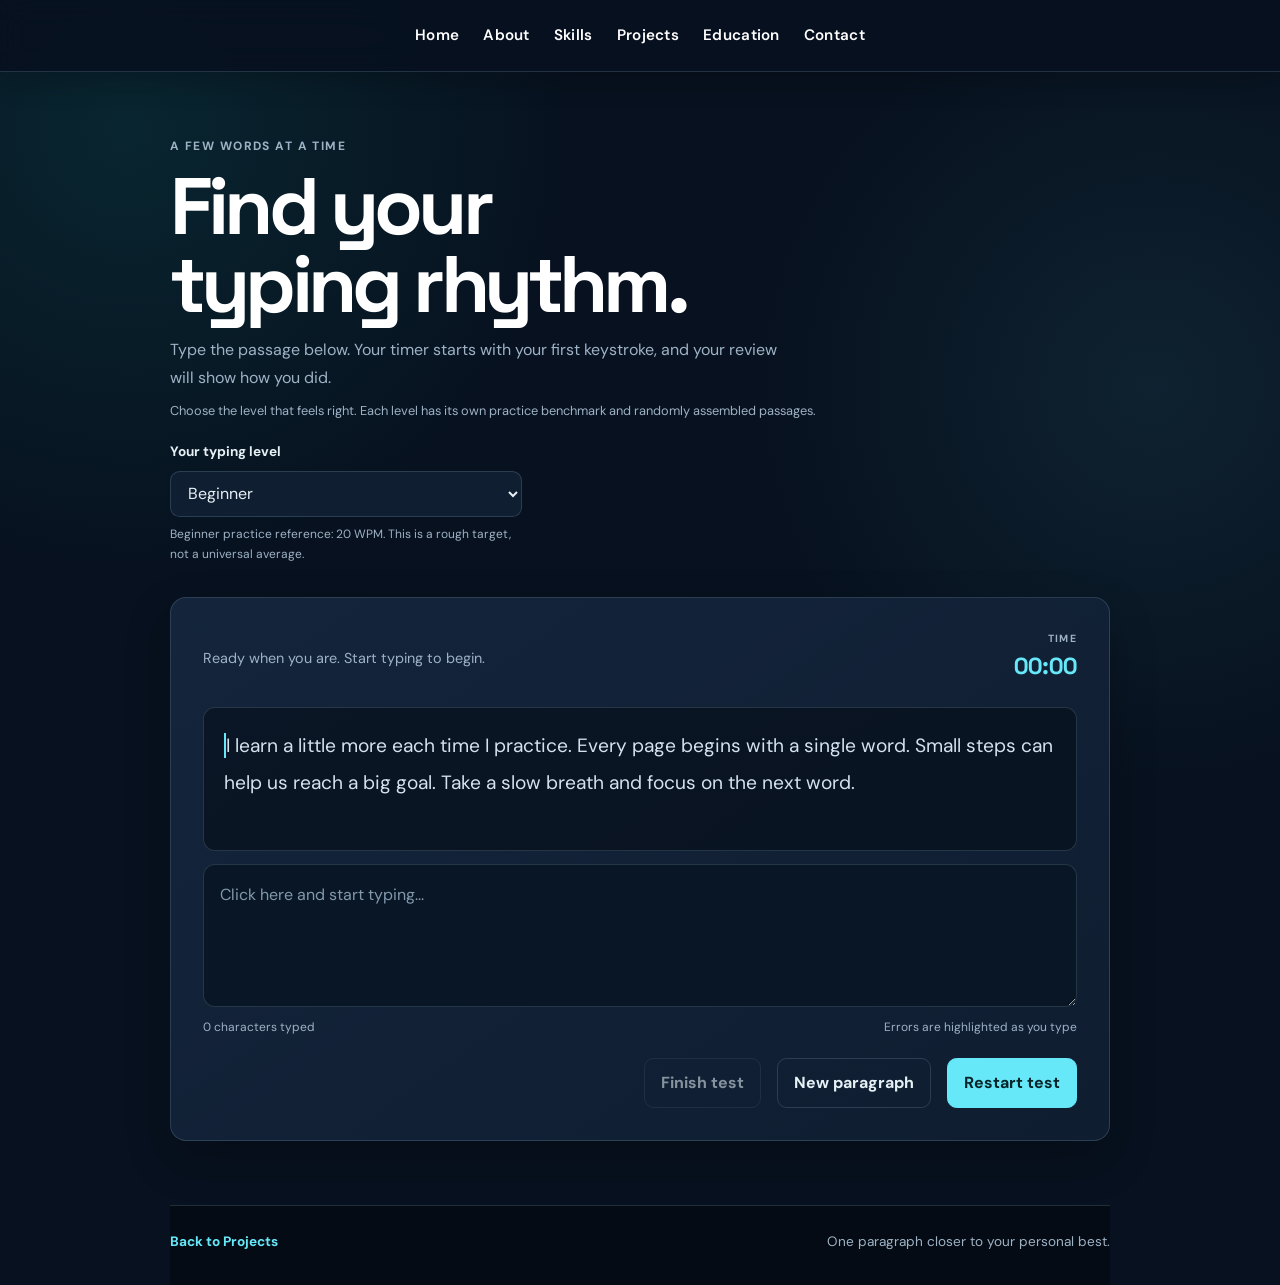
<file: html files/typing-test.html>
<!DOCTYPE html>
<html lang="en">
<head>
    <meta charset="UTF-8">
    <meta name="viewport" content="width=device-width, initial-scale=1.0">
    <meta name="theme-color" content="#07111f">
    <meta name="description" content="Test your typing speed and accuracy with a random paragraph.">
    <title>Typing Speed Test | Atharv Chauhan</title>
    <link rel="stylesheet" href="../css files/pages.css">
    <link rel="stylesheet" href="../css files/typing-test.css">
</head>
<body>
    <header>
        <nav class="site-nav" aria-label="Main navigation">
            <a href="../index.html">Home</a>
            <a href="About.html">About</a>
            <a href="Skills.html">Skills</a>
            <a href="project.html">Projects</a>
            <a href="Education.html">Education</a>
            <a href="Contact.html">Contact</a>
        </nav>
    </header>

    <main class="typing-page">
        <section class="typing-hero" aria-labelledby="page-title">
            <p class="typing-eyebrow">A few words at a time</p>
            <h1 id="page-title">Find your<br>typing rhythm.</h1>
            <p>Type the passage below. Your timer starts with your first keystroke, and your review will show how you did.</p>
            <p class="benchmark-note">Choose the level that feels right. Each level has its own practice benchmark and randomly assembled passages.</p>
            <div class="typing-level-control">
                <label for="typing-level">Your typing level</label>
                <select id="typing-level">
                    <option value="beginner">Beginner</option>
                    <option value="experienced">Experienced</option>
                    <option value="professional">Professional</option>
                    <option value="competitive">Competitive</option>
                </select>
                <p id="benchmark-description">Benchmarks are rough practice references, not universal averages.</p>
            </div>
        </section>

        <section class="typing-card" aria-label="Typing speed test">
            <div class="typing-toolbar">
                <p id="typing-status" role="status" aria-live="polite">Ready when you are. Start typing to begin.</p>
                <div class="typing-clock" aria-label="Time elapsed">
                    <span>TIME</span>
                    <strong id="typing-timer">00:00</strong>
                </div>
            </div>

            <p id="passage" class="typing-passage" aria-label="Paragraph to type"></p>

            <label class="visually-hidden" for="typing-input">Type the paragraph shown above</label>
            <textarea
                id="typing-input"
                rows="4"
                autocomplete="off"
                autocapitalize="off"
                spellcheck="false"
                placeholder="Click here and start typing..."
            ></textarea>

            <div class="typing-progress-row">
                <span id="typing-progress">0 characters typed</span>
                <span>Errors are highlighted as you type</span>
            </div>
            <div class="typing-actions">
                <button id="finish-test" class="typing-button typing-button-secondary" type="button" disabled>Finish test</button>
                <button id="new-passage" class="typing-button typing-button-secondary" type="button">New paragraph</button>
                <button id="reset-test" class="typing-button" type="button">Restart test</button>
            </div>
        </section>

        <section id="results" class="results-panel" aria-labelledby="results-title" hidden>
            <div class="results-heading">
                <div>
                    <p class="typing-eyebrow">Your practice pays off</p>
                    <h2 id="results-title">Your typing review</h2>
                </div>
                <p id="performance-note" class="performance-note"></p>
            </div>
            <div class="results-grid">
                <article class="result-card result-highlight">
                    <span>Average speed</span>
                    <strong><span id="result-wpm">0</span> <small>WPM</small></strong>
                    <p id="result-net-wpm">0 net WPM</p>
                </article>
                <article class="result-card result-benchmark">
                    <span>Compared with your level</span>
                    <strong id="result-comparison">—</strong>
                    <p id="benchmark-reference">Compared using net WPM</p>
                </article>
                <article class="result-card">
                    <span>Accuracy</span>
                    <strong><span id="result-accuracy">0</span><small>%</small></strong>
                    <p>Correct characters</p>
                </article>
                <article class="result-card">
                    <span>Time taken</span>
                    <strong id="result-time">00:00</strong>
                    <p>From first key to finish</p>
                </article>
                <article class="result-card">
                    <span>Errors made</span>
                    <strong id="result-errors">0</strong>
                    <p>Including corrected mistakes</p>
                </article>
                <article class="result-card">
                    <span>Omissions</span>
                    <strong id="result-omissions">0</strong>
                    <p>Characters left out</p>
                </article>
                <article class="result-card">
                    <span>Errors corrected</span>
                    <strong id="result-corrected">0</strong>
                    <p>Mistakes fixed while typing</p>
                </article>
            </div>
            <button id="try-again" class="typing-button" type="button">Try another paragraph</button>
        </section>
    </main>

    <footer class="typing-footer">
        <a href="project.html">Back to Projects</a>
        <span>One paragraph closer to your personal best.</span>
    </footer>
    <script src="../javascript files/typing-test.js"></script>
</body>
</html>
</file>
<file: index.css>
@import url('https://fonts.googleapis.com/css2?family=DM+Sans:wght@400;500;600;700&family=Space+Grotesk:wght@500;600;700&display=swap');

:root {
    --primary: #14b8a6;
    --primary-dark: #0f766e;
    --accent: #67e8f9;
    --background: #07111f;
    --surface: #101e31;
    --surface-light: #14263d;
    --text: #e6f1f5;
    --muted: #9eb2c5;
    --border: rgba(148, 186, 204, 0.2);
    --shadow: 0 18px 45px rgba(0, 0, 0, 0.24);
}

* {
    box-sizing: border-box;
    margin: 0;
    padding: 0;
}

html {
    scroll-behavior: smooth;
}

body {
    background:
        radial-gradient(circle at 10% 10%, rgba(20, 184, 166, 0.12), transparent 28rem),
        radial-gradient(circle at 90% 30%, rgba(103, 232, 249, 0.08), transparent 25rem),
        var(--background);
    color: var(--text);
    font-family: 'DM Sans', sans-serif;
    line-height: 1.6;
    padding-top: 5.5rem;
}

img {
    max-width: 100%;
    display: block;
}

.site-nav {
    position: fixed;
    top: 0;
    left: 0;
    z-index: 1000;
    display: flex;
    align-items: center;
    justify-content: center;
    flex-wrap: wrap;
    gap: 0.4rem 1.5rem;
    width: 100%;
    min-height: 4.5rem;
    padding: 1rem 1.5rem;
    background: rgba(7, 17, 31, 0.88);
    border-bottom: 1px solid var(--border);
    box-shadow: 0 8px 28px rgba(0, 0, 0, 0.2);
    backdrop-filter: blur(16px);
}

.site-nav a {
    color: #ffffff;
    font-size: 0.95rem;
    font-weight: 600;
    text-decoration: none;
    letter-spacing: 0.02em;
    transition: color 0.2s ease, transform 0.2s ease;
}

.site-nav a:hover,
.site-nav a:focus {
    color: var(--accent);
    transform: translateY(-2px);
}

.hero-shell {
    position: relative;
    overflow: hidden;
    padding: 5.5rem 1.5rem 4rem;
    background: linear-gradient(135deg, rgba(15, 118, 110, 0.9), #10243b 72%);
    border-bottom: 1px solid var(--border);
}

.hero-shell::after {
    content: '';
    position: absolute;
    right: 8%;
    bottom: -7rem;
    width: 15rem;
    height: 15rem;
    border: 1px solid rgba(103, 232, 249, 0.35);
    border-radius: 50%;
}

.hero-content {
    position: relative;
    z-index: 1;
    width: min(100%, 1100px);
    margin: 0 auto;
    display: grid;
    grid-template-columns: 1.4fr 0.9fr;
    align-items: center;
    gap: 2rem;
}

.eyebrow,
.section-kicker,
.card-label {
    color: var(--accent);
    font-size: 0.75rem;
    font-weight: 700;
    letter-spacing: 0.12em;
    text-transform: uppercase;
}

.hero-copy h1 {
    margin-top: 0.7rem;
    margin-bottom: 1rem;
    font-family: 'Space Grotesk', sans-serif;
    font-size: clamp(3rem, 7vw, 6.2rem);
    letter-spacing: -0.05em;
    line-height: 0.95;
    color: #ffffff;
}

.tagline {
    max-width: 36rem;
    color: var(--muted);
    font-size: 1.1rem;
    font-weight: 500;
}

.hero-copy .tagline::before {
    content: '';
    display: block;
    width: 4rem;
    height: 0.2rem;
    margin-bottom: 1.2rem;
    background: var(--accent);
}

.cta-row {
    display: flex;
    flex-wrap: wrap;
    gap: 1rem;
    margin-top: 2rem;
}

.primary-button,
.secondary-button,
.inline-link,
.project-card a {
    display: inline-flex;
    align-items: center;
    justify-content: center;
    text-decoration: none;
    transition: transform 0.2s ease, background 0.2s ease, border-color 0.2s ease;
}

.primary-button,
.secondary-button {
    padding: 0.9rem 1.2rem;
    border-radius: 0.5rem;
    font-weight: 700;
}

.primary-button {
    background: var(--accent);
    color: #03131c;
    box-shadow: 0 12px 24px rgba(103, 232, 249, 0.2);
}

.secondary-button {
    border: 1px solid rgba(103, 232, 249, 0.4);
    background: transparent;
    color: var(--text);
}

.primary-button:hover,
.secondary-button:hover,
.inline-link:hover,
.project-card a:hover {
    transform: translateY(-2px);
}

.mini-stats {
    display: grid;
    grid-template-columns: repeat(3, minmax(0, 1fr));
    gap: 1rem;
    margin-top: 2rem;
    list-style: none;
}

.mini-stats li {
    padding: 1rem;
    background: rgba(7, 17, 31, 0.2);
    border: 1px solid var(--border);
    border-radius: 0.75rem;
}

.mini-stats strong,
.mini-stats span {
    display: block;
}

.mini-stats strong {
    color: var(--accent);
    font-family: 'Space Grotesk', sans-serif;
    margin-bottom: 0.35rem;
}

.mini-stats span {
    color: var(--muted);
    font-size: 0.85rem;
    line-height: 1.5;
}

.hero-card {
    padding: 1.5rem;
    background: linear-gradient(145deg, rgba(20, 38, 61, 0.96), rgba(16, 30, 49, 0.96));
    border: 1px solid var(--border);
    border-radius: 1rem;
    box-shadow: var(--shadow);
}

.hero-card h2 {
    margin: 0.7rem 0 1rem;
    color: #ffffff;
    font-family: 'Space Grotesk', sans-serif;
    font-size: clamp(1.6rem, 3vw, 2.25rem);
    line-height: 1.2;
}

.hero-card ul {
    margin: 0 0 1rem;
    padding-left: 1.2rem;
    color: var(--muted);
}

.hero-card li + li {
    margin-top: 0.55rem;
}

.home-main {
    width: min(100% - 2rem, 1100px);
    margin: 4rem auto;
    display: grid;
    grid-template-columns: repeat(2, minmax(0, 1fr));
    gap: 1.5rem;
}

.home-main > section {
    padding: 1.75rem;
    background: linear-gradient(145deg, rgba(20, 38, 61, 0.96), rgba(16, 30, 49, 0.96));
    border: 1px solid var(--border);
    border-radius: 0.9rem;
    box-shadow: var(--shadow);
}

.home-main > section:nth-child(3),
.home-main > section:nth-child(4) {
    grid-column: 1 / -1;
}

.home-main h2 {
    margin: 0.75rem 0 1rem;
    color: var(--accent);
    font-family: 'Space Grotesk', sans-serif;
    font-size: clamp(1.4rem, 2vw, 2rem);
}

.home-main p {
    color: var(--muted);
    margin-bottom: 0.9rem;
}

.inline-link {
    color: var(--accent);
    font-weight: 700;
    margin-top: 0.5rem;
}

.skill-grid {
    display: flex;
    flex-wrap: wrap;
    gap: 0.7rem;
    margin-top: 1rem;
}

.skill-grid span {
    padding: 0.7rem 0.9rem;
    border-radius: 999px;
    background: rgba(20, 184, 166, 0.12);
    border: 1px solid rgba(103, 232, 249, 0.3);
    color: var(--text);
    font-weight: 600;
}

.project-cards {
    display: grid;
    grid-template-columns: repeat(3, minmax(0, 1fr));
    gap: 1rem;
    margin-top: 1rem;
}

.project-card {
    padding: 1.1rem;
    background: rgba(7, 17, 31, 0.28);
    border: 1px solid var(--border);
    border-radius: 0.8rem;
}

.project-card h3 {
    margin-bottom: 0.75rem;
    color: #ffffff;
    font-size: 1.15rem;
}

.project-card p {
    min-height: 4.6rem;
}

.project-card a {
    margin-top: 0.5rem;
    color: var(--accent);
    font-weight: 700;
}

footer {
    display: grid;
    grid-template-columns: minmax(12rem, 0.7fr) 1.3fr;
    align-items: start;
    gap: 2rem;
    margin-top: 5rem;
    padding: 4rem max(1.5rem, calc((100% - 1100px) / 2));
    color: #ffffff;
    background: #040b14;
    border-top: 1px solid var(--border);
}

footer h2 {
    color: var(--accent);
    font-family: 'Space Grotesk', sans-serif;
    font-size: 2rem;
}

#Contact-me {
    display: flex;
    justify-content: flex-end;
    flex-wrap: wrap;
    gap: 0.75rem 2rem;
    list-style: none;
    color: var(--muted);
}

#Contact-me a {
    color: var(--accent);
    text-decoration: none;
    font-weight: 600;
}

#Contact-me a:hover,
#Contact-me a:focus {
    color: #ffffff;
    text-decoration: underline;
}

@media (max-width: 760px) {
    .hero-content,
    .home-main,
    .project-cards {
        grid-template-columns: 1fr;
    }

    .mini-stats {
        grid-template-columns: 1fr;
    }

    footer {
        grid-template-columns: 1fr;
    }

    #Contact-me {
        justify-content: flex-start;
    }
}

@media (max-width: 600px) {
    body {
        padding-top: 8.5rem;
    }

    .site-nav {
        gap: 0.35rem 0.9rem;
        padding: 0.85rem 0.75rem;
    }

    .cta-row {
        flex-direction: column;
        align-items: stretch;
    }

    .primary-button,
    .secondary-button {
        width: 100%;
    }
}


    nav a {
        font-size: 0.85rem;
    }

    header {
        min-height: 27rem;
        padding: 4rem 1rem;
        text-align: left;
    }

    header h1 {
        font-size: clamp(2.8rem, 15vw, 4.5rem);
    }

    main {
        display: block;
        width: min(100% - 1.25rem, 900px);
        margin: 1.25rem auto;
    }

    main > p,
    section {
        padding: 1.25rem;
    }

    #Contact-me {
        justify-content: flex-start;
        flex-direction: column;
        gap: 0.4rem;
    }

    footer {
        display: block;
        margin-top: 3rem;
        padding: 3rem 1.25rem;
    }
}
</file>
<file: css files/pages.css>
@import url('https://fonts.googleapis.com/css2?family=DM+Sans:wght@400;500;600;700&family=Space+Grotesk:wght@500;600;700&display=swap');

:root {
    --primary: #14b8a6;
    --primary-dark: #0f766e;
    --accent: #67e8f9;
    --background: #07111f;
    --surface: #101e31;
    --surface-light: #14263d;
    --text: #e6f1f5;
    --muted: #9eb2c5;
    --border: rgba(148, 186, 204, 0.2);
    --shadow: 0 18px 45px rgba(0, 0, 0, 0.24);
}

* {
    box-sizing: border-box;
    margin: 0;
    padding: 0;
}

html {
    scroll-behavior: smooth;
}

body {
    min-height: 100vh;
    padding-top: 5.5rem;
    color: var(--text);
    background:
        radial-gradient(circle at 10% 10%, rgba(20, 184, 166, 0.12), transparent 28rem),
        radial-gradient(circle at 90% 30%, rgba(103, 232, 249, 0.08), transparent 25rem),
        var(--background);
    font-family: 'DM Sans', sans-serif;
    line-height: 1.7;
}

header > nav,
.site-nav {
    position: fixed;
    top: 0;
    left: 0;
    z-index: 1000;
    display: flex;
    align-items: center;
    justify-content: center;
    flex-wrap: wrap;
    gap: 0.4rem 1.5rem;
    width: 100%;
    min-height: 4.5rem;
    padding: 1rem 1.5rem;
    background: rgba(7, 17, 31, 0.88);
    border-bottom: 1px solid var(--border);
    box-shadow: 0 8px 28px rgba(0, 0, 0, 0.2);
    backdrop-filter: blur(16px);
}

header > nav a,
.site-nav a {
    color: #ffffff;
    font-size: 0.95rem;
    font-weight: 600;
    letter-spacing: 0.02em;
    text-decoration: none;
    transition: color 0.2s ease, transform 0.2s ease;
}

header > nav a:hover,
header > nav a:focus,
.site-nav a:hover,
.site-nav a:focus {
    color: var(--accent);
    transform: translateY(-2px);
}

main {
    width: min(100% - 2rem, 1100px);
    margin: 4rem auto 5rem;
}

.content-page {
    display: grid;
    gap: 1.5rem;
}

.page-hero {
    padding: 2rem 0 0;
}

.page-hero h1 {
    margin: 0.8rem 0 1rem;
    color: #ffffff;
    font-family: 'Space Grotesk', sans-serif;
    font-size: clamp(2.8rem, 7vw, 5.3rem);
    line-height: 0.98;
    letter-spacing: -0.04em;
}

.page-hero h1::after {
    display: block;
    width: 5rem;
    height: 0.2rem;
    margin-top: 1.25rem;
    background: var(--accent);
    content: '';
}

.page-hero p:last-child {
    max-width: 48rem;
    color: var(--muted);
    font-size: 1.05rem;
}

.eyebrow {
    color: var(--accent);
    font-size: 0.75rem;
    font-weight: 700;
    letter-spacing: 0.12em;
    text-transform: uppercase;
}

.info-grid,
.skill-matrix {
    display: grid;
    grid-template-columns: repeat(2, minmax(0, 1fr));
    gap: 1.5rem;
}

.info-card,
.skill-card {
    padding: 1.5rem;
    background: linear-gradient(145deg, rgba(20, 38, 61, 0.96), rgba(16, 30, 49, 0.96));
    border: 1px solid var(--border);
    border-radius: 0.9rem;
    box-shadow: var(--shadow);
}

.info-card h2,
.skill-card h2 {
    margin-bottom: 0.85rem;
    color: var(--accent);
    font-family: 'Space Grotesk', sans-serif;
    font-size: clamp(1.3rem, 3vw, 1.8rem);
}

.info-card p,
.info-card li,
.skill-card li {
    color: var(--muted);
}

.span-two {
    grid-column: 1 / -1;
}

.stack-list,
.chip-list {
    margin: 0;
    padding-left: 1.25rem;
    list-style: disc;
}

.chip-list {
    list-style: none;
    padding-left: 0;
    display: flex;
    flex-wrap: wrap;
    gap: 0.6rem;
}

.chip-list li {
    display: inline-flex;
    align-items: center;
    padding: 0.55rem 0.8rem;
    background: rgba(20, 184, 166, 0.12);
    border: 1px solid rgba(103, 232, 249, 0.3);
    border-radius: 999px;
    color: var(--text);
    font-weight: 600;
}

.contact-grid,
main .details-grid {
    display: grid;
    grid-template-columns: 1.15fr 0.85fr;
    gap: 1.5rem;
    padding: 1.5rem;
    background: linear-gradient(145deg, rgba(20, 38, 61, 0.96), rgba(16, 30, 49, 0.96));
    border: 1px solid var(--border);
    border-radius: 0.9rem;
    box-shadow: var(--shadow);
}

.contact-list {
    list-style: none;
    display: grid;
    gap: 0.9rem;
    margin: 0;
    padding: 0;
    color: var(--muted);
}

.contact-list a,
.contact-link {
    color: var(--accent);
    text-decoration: none;
    font-weight: 700;
}

.footer-link,
.info-card a {
    color: var(--accent);
}

footer {
    display: grid;
    grid-template-columns: minmax(12rem, 0.7fr) 1.3fr;
    align-items: start;
    gap: 2rem;
    margin-top: 5rem;
    padding: 4rem max(1.5rem, calc((100% - 1100px) / 2));
    color: #ffffff;
    background: #040b14;
    border-top: 1px solid var(--border);
}

footer h2 {
    color: var(--accent);
    font-family: 'Space Grotesk', sans-serif;
    font-size: 2rem;
}

#Contact-me {
    display: flex;
    justify-content: flex-end;
    flex-wrap: wrap;
    gap: 0.75rem 2rem;
    list-style: none;
    color: var(--muted);
}

#Contact-me a {
    color: var(--accent);
    text-decoration: none;
    font-weight: 600;
}

#Contact-me a:hover,
#Contact-me a:focus {
    color: #ffffff;
    text-decoration: underline;
}

@media (max-width: 760px) {
    .info-grid,
    .skill-matrix,
    .contact-grid {
        grid-template-columns: 1fr;
    }

    footer {
        grid-template-columns: 1fr;
    }

    #Contact-me {
        justify-content: flex-start;
    }
}

@media (max-width: 600px) {
    body {
        padding-top: 8.5rem;
    }

    nav,
    .site-nav {
        gap: 0.35rem 0.9rem;
        padding: 0.85rem 0.75rem;
    }
}

.projects-page .project-content > h2 {
    color: #ffffff;
}

.projects-page .project-content a,
.projects-page .project-shortcuts a {
    color: #8be9f5;
    font-weight: 600;
    text-decoration-thickness: 0.08em;
    text-underline-offset: 0.18em;
}

.projects-page .project-content a:visited,
.projects-page .project-shortcuts a:visited {
    color: #a6e3fc;
}

.projects-page .project-content a:hover,
.projects-page .project-shortcuts a:hover,
.projects-page .project-content a:focus-visible,
.projects-page .project-shortcuts a:focus-visible {
    color: #ffffff;
}

.projects-page .project-content a:focus-visible,
.projects-page .project-shortcuts a:focus-visible {
    outline: 2px solid var(--accent);
    outline-offset: 3px;
}

}

.java-challenge-item > .java-challenge-tools {
    display: flex;
    flex-wrap: wrap;
    align-items: center;
    gap: 0.5rem;
    margin-top: 0.45rem;
}

.java-output-button {
    padding: 0.35rem 0.65rem;
    color: var(--background);
    background: var(--accent);
    border: 1px solid var(--accent);
    border-radius: 5px;
    font: inherit;
    font-size: 0.78rem;
    font-weight: 700;
    cursor: pointer;
    transition: background 0.2s ease, color 0.2s ease, transform 0.2s ease;
}

.java-output-button:hover,
.java-output-button:focus-visible {
    color: var(--text);
    background: transparent;
    transform: translateY(-1px);
}

.java-output-panel {
    width: min(100%, 38rem);
    margin-top: 0.7rem;
    padding: 0.85rem 1rem;
    background: rgba(7, 17, 31, 0.72);
    border: 1px solid var(--border);
    border-left: 3px solid var(--primary);
    border-radius: 5px;
}

.java-output-panel[hidden] {
    display: none;
}

.java-output-panel p {
    margin-bottom: 0.55rem;
    color: #c4d5e0;
    font-size: 0.85rem;
}

.java-output-panel p:last-of-type {
    margin-bottom: 0;
}

.java-output-panel strong {
    color: var(--text);
}

.java-output-panel pre {
    overflow-x: auto;
    margin: 0.65rem 0 0;
    padding: 0.75rem;
    color: #d9f99d;
    background: #050b14;
    border-radius: 4px;
    font: 0.8rem/1.55 'Space Mono', monospace;
    white-space: pre-wrap;
}

/* Contact page */
#intro_para {
    max-width: 42rem;
    padding: 1.5rem;
    background: linear-gradient(145deg, var(--surface-light), var(--surface));
    border: 1px solid var(--border);
    border-radius: 8px;
    box-shadow: var(--shadow);
}

#Contact-me {
    display: flex;
    flex-wrap: wrap;
    gap: 0.75rem 2rem;
    margin-bottom: 3rem;
    padding: 1.25rem 1.5rem;
    list-style: none;
    color: var(--muted);
    background: linear-gradient(145deg, var(--surface-light), var(--surface));
    border: 1px solid var(--border);
    border-radius: 8px;
}

#Contact-me a {
    color: var(--accent);
    font-weight: 600;
    text-decoration: none;
}

#Contact-me a:hover {
    color: #ffffff;
    text-decoration: underline;
}

form {
    display: block;
    padding: 2rem;
    background: linear-gradient(145deg, var(--surface-light), var(--surface));
    border: 1px solid var(--border);
    border-radius: 8px;
    box-shadow: var(--shadow);
}

form label {
    display: block;
    margin-top: 1rem;
    color: var(--muted);
    font-size: 0.9rem;
    font-weight: 600;
}

form input:not([type='submit']),
form textarea {
    display: block;
    width: 100%;
    margin-top: 0.35rem;
    padding: 0.8rem 0.9rem;
    color: var(--text);
    background: #091626;
    border: 1px solid var(--border);
    border-radius: 5px;
    font: inherit;
    outline: none;
    transition: border-color 0.2s ease, box-shadow 0.2s ease;
}

form label:first-of-type {
    margin-top: 0;
}

form br {
    display: none;
}

form input:not([type='submit']):focus,
form textarea:focus {
    border-color: var(--accent);
    box-shadow: 0 0 0 3px rgba(103, 232, 249, 0.12);
}

form textarea {
    min-height: 9rem;
    resize: vertical;
}

form input[type='submit'] {
    justify-self: start;
    padding: 0.8rem 1.5rem;
    color: #06252a;
    background: var(--accent);
    border: 0;
    border-radius: 5px;
    cursor: pointer;
    font: inherit;
    font-weight: 700;
    transition: background 0.2s ease, transform 0.2s ease;
}

form input[type='submit']:hover {
    background: #ffffff;
    transform: translateY(-2px);
}

footer {
    display: grid;
    grid-template-columns: minmax(12rem, 0.7fr) 1.3fr;
    align-items: start;
    gap: 2rem;
    padding: 4rem max(1.5rem, calc((100% - 1000px) / 2));
    color: #ffffff;
    background: #040b14;
    border-top: 1px solid var(--border);
}

footer h2 {
    color: var(--accent);
    font-family: 'Space Grotesk', sans-serif;
    font-size: 2rem;
}

footer #Contact-me {
    justify-content: flex-end;
    margin: 0;
    padding: 0;
    background: transparent;
    border: 0;
    box-shadow: none;
}

footer > ul {
    display: flex;
    justify-content: flex-end;
    gap: 1rem;
    list-style: none;
    color: var(--muted);
}

@media (max-width: 700px) {
    body {
        padding-top: 8.5rem;
    }

    header > nav,
    .site-nav {
        gap: 0.35rem 0.9rem;
        padding: 0.85rem 0.75rem;
    }

    header > nav a,
    .site-nav a {
        font-size: 0.85rem;
    }

    main {
        width: min(100% - 1.25rem, 1000px);
        margin: 2.5rem auto 3rem;
    }

    .projects-page {
        display: block;
    }

    main > h1 {
        margin-bottom: 2rem;
        font-size: clamp(2.8rem, 15vw, 4.5rem);
    }

    .project-shortcuts {
        position: static;
        margin-bottom: 2rem;
        overflow-x: auto;
    }

    .project-shortcuts nav {
        display: flex;
        width: max-content;
        gap: 0.35rem;
    }

    .project-shortcuts nav a {
        white-space: nowrap;
    }

    .project-content {
        grid-column: auto;
    }

    .project-content > h2:first-of-type {
        margin-top: 2rem;
    }

    .project-content > h2 + ul {
        columns: 1;
    }

    form {
        display: block;
        padding: 1.25rem;
    }

    form label,
    form input:not([type='submit']),
    form textarea {
        display: block;
        margin-bottom: 0.85rem;
    }

    footer {
        display: block;
        padding: 3rem 1.25rem;
    }

    footer #Contact-me,
    footer > ul {
        justify-content: flex-start;
        flex-direction: column;
        gap: 0.4rem;
        margin-top: 1rem;
    }
}
</file>
<file: css files/calculator.css>
.calculator-page {
    display: flex;
    justify-content: center;
    padding: 2rem 1rem;
}

#calculator {
    display: flex;
    flex-direction: column;
    width: min(100%, 620px);
    padding: 1.25rem;
    border: 1px solid rgb(187, 183, 183);
    border-radius: 14px;
    background: linear-gradient(145deg, #14263d, #101e31);
    box-shadow: 0 18px 45px rgba(0, 0, 0, 0.24);
}

#calculator h1 {
    margin: 0 0 1rem;
    color: #f8fafc;
    font-size: 1.6rem;
}

.mode-switcher,
.date-mode-switcher {
    display: flex;
    flex-wrap: wrap;
    gap: 0.4rem;
    margin-bottom: 1rem;
}

.mode-button,
.date-mode-switcher button {
    flex: 1 1 auto;
    min-height: 2.75rem;
    padding: 0.5rem 0.7rem;
    border: 1px solid #38506b;
    border-radius: 7px;
    background: #203650;
    color: #e2e8f0;
    cursor: pointer;
    font: inherit;
    font-size: 0.9rem;
}

.mode-button[aria-pressed="true"],
.date-mode-switcher button[aria-pressed="true"] {
    border-color: #22d3ee;
    background: #124e62;
    color: #fff;
}

.display-options {
    display: flex;
    align-items: center;
    justify-content: space-between;
    gap: 0.75rem;
}

.calculator-label {
    display: block;
    margin: 0.7rem 0 0.4rem;
    color: #cbd5e1;
    font-size: 0.85rem;
}

.display-options .calculator-label {
    margin-top: 0;
}

.angle-control {
    display: flex;
    align-items: center;
    gap: 0.4rem;
    color: #cbd5e1;
    font-size: 0.8rem;
}

#display,
#date-calculator input,
#date-calculator select {
    box-sizing: border-box;
    width: 100%;
    min-height: 2.8rem;
    padding: 0.65rem 0.8rem;
    border: 1px solid #49617d;
    border-radius: 7px;
    background: #091321;
    color: #f8fafc;
    font: inherit;
}

#display {
    min-height: 4.5rem;
    font-size: 1.75rem;
    text-align: right;
}

#display:focus-visible,
#date-calculator input:focus-visible,
#date-calculator select:focus-visible,
.button:focus-visible,
.mode-button:focus-visible,
.date-mode-switcher button:focus-visible {
    outline: 3px solid #67e8f9;
    outline-offset: 2px;
}

#calculator-message,
#date-result {
    min-height: 1.25rem;
    margin: 0.5rem 0 0;
    color: #cbd5e1;
    font-size: 0.8rem;
}

.programmer-options {
    margin: 0.8rem 0;
    padding: 0.75rem;
    border: 1px solid #38506b;
    border-radius: 8px;
    background: rgba(9, 19, 33, 0.55);
}

.base-selector {
    display: flex;
    flex-wrap: wrap;
    gap: 0.8rem;
}

.base-selector label {
    color: #e2e8f0;
    font-size: 0.85rem;
}

.base-selector input {
    accent-color: #22d3ee;
}

#base-results {
    margin: 0.75rem 0 0;
    overflow-wrap: anywhere;
    color: #a5f3fc;
    font-size: 0.8rem;
}

.button_container {
    display: grid;
    grid-template-columns: repeat(4, minmax(0, 1fr));
    gap: 0.6rem;
    margin-top: 0.75rem;
}

.button {
    min-height: 3.3rem;
    padding: 0.4rem;
    border: 1px solid #38506b;
    border-radius: 8px;
    background: #203650;
    color: #f8fafc;
    cursor: pointer;
    font: inherit;
    font-size: 1.05rem;
    transition: background-color 0.15s ease, transform 0.15s ease;
}

.button:hover {
    background: #2b4562;
}

.button:active {
    transform: scale(0.97);
}

.utility-button {
    background: #344a63;
}

.operator-button {
    background: #124e62;
}

.operator-button:hover {
    background: #17677d;
}

.equals-button {
    grid-column: 1 / -1;
    min-height: 3.25rem;
    border-color: #0891b2;
    background: #0e7490;
    font-size: 1.2rem;
    font-weight: 700;
}

.equals-button:hover {
    background: #0891b2;
}

.date-mode-switcher {
    margin: 0.5rem 0 1rem;
}

#date-calculator > input[type="date"] {
    margin-bottom: 0.6rem;
}

.date-amount-row,
.date-action-row {
    display: flex;
    gap: 0.6rem;
}

.date-amount-row select {
    max-width: 45%;
}

.date-action-row {
    margin-top: 0.75rem;
}

.date-action-row .button {
    flex: 1;
}

.date-calculate {
    margin-top: 0.75rem;
}

[hidden] {
    display: none !important;
}

@media (max-width: 480px) {
    #calculator {
        padding: 1rem;
    }

    .button_container {
        gap: 0.45rem;
    }

    .button {
        min-height: 3rem;
        font-size: 0.95rem;
    }
}
</file>
<file: css files/color-palette.css>
:root {
    --palette-accent: #67e8f9;
}

.palette-page {
    width: min(100% - 2rem, 1120px);
    margin: 3rem auto 4rem;
}

.palette-hero {
    display: grid;
    grid-template-columns: 1.2fr 0.8fr;
    align-items: end;
    gap: 2rem;
    margin-bottom: 2rem;
}

.palette-eyebrow {
    color: var(--palette-accent);
    font-size: 0.75rem;
    font-weight: 700;
    letter-spacing: 0.12em;
    text-transform: uppercase;
}

.palette-hero h1 {
    margin: 0.55rem 0 0;
    color: #fff;
    font-family: 'Space Grotesk', sans-serif;
    font-size: clamp(3rem, 8vw, 5.8rem);
    line-height: 0.92;
    letter-spacing: -0.07em;
}

.palette-hero > p {
    max-width: 34rem;
    padding-bottom: 0.5rem;
    color: var(--muted);
    font-size: 1.05rem;
}

.palette-controls {
    display: grid;
    grid-template-columns: repeat(3, minmax(9rem, 1fr)) auto;
    align-items: end;
    gap: 0.8rem;
    margin-bottom: 1rem;
    padding: 1rem;
    background: rgba(16, 30, 49, 0.92);
    border: 1px solid var(--border);
    border-radius: 0.9rem;
    box-shadow: var(--shadow);
}

.palette-controls label {
    display: grid;
    gap: 0.35rem;
    color: var(--muted);
    font-size: 0.72rem;
    font-weight: 700;
    letter-spacing: 0.08em;
    text-transform: uppercase;
}

.palette-controls select {
    width: 100%;
    min-height: 3rem;
    padding: 0.65rem 2rem 0.65rem 0.8rem;
    color: var(--text);
    background: #091626;
    border: 1px solid var(--border);
    border-radius: 0.55rem;
    font: inherit;
    text-transform: none;
}

.generate-button,
.secondary-button,
.copy-button,
.lock-button {
    border: 0;
    cursor: pointer;
    font: inherit;
    font-weight: 700;
}

.generate-button {
    min-height: 3rem;
    padding: 0.65rem 1rem;
    color: #06252a;
    background: var(--palette-accent);
    border-radius: 0.55rem;
}

.generate-button span {
    display: inline-block;
    margin-right: 0.25rem;
    font-size: 1.1rem;
    transition: transform 0.35s ease;
}

.generate-button:hover span {
    transform: rotate(180deg);
}

.palette-controls select:focus-visible,
.generate-button:focus-visible,
.secondary-button:focus-visible,
.copy-button:focus-visible,
.lock-button:focus-visible,
.palette-footer a:focus-visible {
    outline: 3px solid rgba(103, 232, 249, 0.45);
    outline-offset: 3px;
}

.palette-status {
    min-height: 1.7rem;
    margin: 0.15rem 0 0.7rem;
    color: var(--muted);
    font-size: 0.85rem;
}

.palette-grid {
    display: grid;
    grid-template-columns: repeat(var(--color-count, 5), minmax(0, 1fr));
    min-height: 390px;
    overflow: hidden;
    background: var(--surface);
    border: 1px solid var(--border);
    border-radius: 1rem;
    box-shadow: var(--shadow);
}

.swatch {
    position: relative;
    display: flex;
    align-items: flex-end;
    min-width: 0;
    padding: 1rem;
    transition: filter 0.25s ease;
}

.swatch:hover {
    filter: brightness(1.04);
}

.swatch-info {
    display: grid;
    gap: 0.55rem;
    width: 100%;
    padding: 0.8rem;
    border-radius: 0.65rem;
    backdrop-filter: blur(12px);
}

.swatch-info.light-text {
    color: #fff;
    background: rgba(0, 0, 0, 0.28);
}

.swatch-info.dark-text {
    color: #07111f;
    background: rgba(255, 255, 255, 0.72);
}

.swatch-code {
    overflow: hidden;
    font-family: 'Space Grotesk', sans-serif;
    font-size: clamp(0.78rem, 2vw, 1.05rem);
    font-weight: 700;
    letter-spacing: 0.04em;
    text-overflow: ellipsis;
    white-space: nowrap;
}

.swatch-buttons {
    display: flex;
    gap: 0.4rem;
}

.copy-button,
.lock-button {
    min-height: 2.35rem;
    padding: 0.45rem 0.65rem;
    color: inherit;
    background: transparent;
    border: 1px solid currentColor;
    border-radius: 0.45rem;
}

.lock-button {
    flex: 1;
}

.lock-button[aria-pressed="true"] {
    font-weight: 800;
    box-shadow: inset 0 -3px 0 currentColor;
}

.palette-actions {
    display: flex;
    justify-content: flex-end;
    gap: 0.65rem;
    margin-top: 1rem;
}

.secondary-button {
    min-height: 2.8rem;
    padding: 0.65rem 1rem;
    color: var(--text);
    background: var(--surface);
    border: 1px solid var(--border);
    border-radius: 0.55rem;
}

.secondary-button:hover {
    border-color: var(--palette-accent);
}

.palette-footer {
    display: flex;
    align-items: center;
    justify-content: space-between;
    margin-top: 3rem;
    padding-top: 1.25rem;
    color: var(--muted);
    border-top: 1px solid var(--border);
}

.palette-footer a {
    color: var(--palette-accent);
    font-weight: 700;
    text-decoration: none;
}

.palette-footer kbd {
    padding: 0.15rem 0.45rem;
    color: var(--text);
    background: var(--surface);
    border: 1px solid var(--border);
    border-radius: 0.35rem;
    font-family: inherit;
}

@media (max-width: 780px) {
    .palette-hero {
        grid-template-columns: 1fr;
        gap: 1rem;
    }

    .palette-controls {
        grid-template-columns: 1fr 1fr;
    }

    .generate-button {
        grid-column: 1 / -1;
    }

    .palette-grid {
        grid-template-columns: repeat(2, minmax(0, 1fr));
        min-height: 520px;
    }

    .swatch:last-child:nth-child(odd) {
        grid-column: 1 / -1;
    }
}

@media (max-width: 480px) {
    .palette-page {
        width: min(100% - 1.25rem, 1120px);
    }

    .palette-controls {
        grid-template-columns: 1fr;
    }

    .generate-button {
        grid-column: auto;
    }

    .palette-grid {
        grid-template-columns: 1fr;
        min-height: 700px;
    }

    .swatch:last-child:nth-child(odd) {
        grid-column: auto;
    }

    .palette-actions,
    .palette-footer {
        align-items: stretch;
        flex-direction: column;
    }

    .secondary-button {
        width: 100%;
    }
}
</file>
<file: css files/expense-tracker.css>
:root {
    --tracker-bg: #f5f4ed;
    --tracker-ink: #1d3129;
    --tracker-muted: #718078;
    --tracker-green: #286d52;
    --tracker-lime: #c7e88b;
    --tracker-border: #e0e4d9;
    --tracker-card: #ffffff;
}

body {
    min-height: 100vh;
    padding-top: 5.5rem;
    color: var(--tracker-ink);
    background:
        radial-gradient(ellipse at 12% 2%, rgba(199, 232, 139, 0.35), transparent 25rem),
        radial-gradient(ellipse at 90% 22%, rgba(205, 225, 214, 0.55), transparent 30rem),
        var(--tracker-bg);
}

.tracker-page {
    width: min(100% - 2rem, 1120px);
    margin: 3rem auto 4rem;
}

.tracker-hero {
    display: flex;
    align-items: flex-end;
    justify-content: space-between;
    gap: 2rem;
    margin-bottom: 2rem;
}

.tracker-eyebrow {
    color: var(--tracker-green);
    font-size: 0.72rem;
    font-weight: 700;
    letter-spacing: 0.12em;
    text-transform: uppercase;
}

.tracker-hero h1 {
    margin: 0.7rem 0 0.8rem;
    color: var(--tracker-ink);
    font-family: 'Space Grotesk', sans-serif;
    font-size: clamp(2.8rem, 7vw, 5rem);
    letter-spacing: -0.06em;
    line-height: 0.98;
}

.tracker-intro {
    max-width: 34rem;
    color: var(--tracker-muted);
}

.month-picker,
.currency-picker,
.filter-picker {
    display: grid;
    gap: 0.4rem;
    color: var(--tracker-muted);
    font-size: 0.78rem;
    font-weight: 700;
}

.month-picker {
    min-width: 12rem;
}

.tracker-page input,
.tracker-page select {
    width: 100%;
    min-height: 2.8rem;
    padding: 0.65rem 0.8rem;
    color: var(--tracker-ink);
    background: #fff;
    border: 1px solid var(--tracker-border);
    border-radius: 0.65rem;
    font: inherit;
}

.tracker-page input:focus-visible,
.tracker-page select:focus-visible,
.tracker-page button:focus-visible,
.tracker-footer a:focus-visible {
    outline: 3px solid rgba(40, 109, 82, 0.35);
    outline-offset: 2px;
}

.tracker-status {
    margin: 0 0 0.8rem;
    color: #a13a2b;
    font-size: 0.9rem;
}

.tracker-status:empty {
    display: none;
}

.summary-grid {
    display: grid;
    grid-template-columns: repeat(3, minmax(0, 1fr));
    gap: 1rem;
    margin-bottom: 1rem;
}

.summary-card,
.budget-panel,
.transaction-form-panel,
.transactions-panel {
    border: 1px solid var(--tracker-border);
    border-radius: 1rem;
    box-shadow: 0 14px 35px rgba(34, 55, 43, 0.06);
}

.summary-card {
    display: flex;
    flex-direction: column;
    min-height: 10rem;
    padding: 1.3rem 1.4rem;
    background: var(--tracker-card);
}

.summary-label {
    color: var(--tracker-muted);
    font-size: 0.88rem;
    font-weight: 600;
}

.summary-card strong {
    margin: 0.65rem 0 0.3rem;
    color: var(--tracker-ink);
    font-family: 'Space Grotesk', sans-serif;
    font-size: clamp(1.7rem, 3.4vw, 2.4rem);
    letter-spacing: -0.04em;
    overflow-wrap: anywhere;
}

.income-card strong {
    color: var(--tracker-green);
}

.summary-card strong.is-over-budget {
    color: #a13a2b;
}

.summary-note {
    color: var(--tracker-muted);
    font-size: 0.8rem;
}

.budget-panel {
    margin-bottom: 1rem;
    padding: 1.5rem;
    background: #eaf1e6;
}

.budget-heading,
.transactions-heading {
    display: flex;
    align-items: flex-start;
    justify-content: space-between;
    gap: 1rem;
}

.tracker-page h2 {
    margin: 0.3rem 0 1rem;
    color: var(--tracker-ink);
    font-family: 'Space Grotesk', sans-serif;
    font-size: 1.45rem;
}

.currency-picker {
    width: 9rem;
}

.budget-actions {
    display: flex;
    align-items: flex-end;
    gap: 0.6rem;
}

.reset-button {
    min-height: 2.8rem;
    padding: 0.65rem 0.8rem;
    color: #a13a2b;
    background: #fff;
    border: 1px solid #dcbab1;
    border-radius: 0.65rem;
    cursor: pointer;
    font: inherit;
    font-size: 0.82rem;
    font-weight: 700;
}

.reset-button:hover {
    background: #fff5f2;
    border-color: #c35b3f;
}

.currency-note {
    margin-top: -0.8rem;
    color: var(--tracker-muted);
    font-size: 0.75rem;
}

.exchange-panel {
    max-width: 38rem;
    margin: 0.8rem 0 1.2rem;
    padding: 0.8rem 1rem;
    background: rgba(255, 255, 255, 0.58);
    border: 1px solid var(--tracker-border);
    border-radius: 0.65rem;
}

.exchange-panel summary {
    color: var(--tracker-green);
    cursor: pointer;
    font-weight: 700;
}

.exchange-note {
    margin: 0.5rem 0;
    color: var(--tracker-muted);
    font-size: 0.78rem;
}

.exchange-grid {
    display: grid;
    grid-template-columns: repeat(4, minmax(0, 1fr));
    gap: 0.6rem;
}

.exchange-grid label {
    color: var(--tracker-muted);
    font-size: 0.72rem;
    font-weight: 700;
}

.exchange-grid input {
    margin-top: 0.35rem;
}

.save-rates-button {
    min-height: 2.5rem;
    margin-top: 0.65rem;
    padding: 0.55rem 0.8rem;
    color: #fff;
    background: var(--tracker-green);
    border: 0;
    border-radius: 0.55rem;
    cursor: pointer;
    font: inherit;
    font-size: 0.78rem;
    font-weight: 700;
}

.budget-edit {
    max-width: 28rem;
    margin: 0.6rem 0 1.2rem;
}

.budget-edit > label,
.transaction-form-panel form > label,
.form-row label {
    display: block;
    margin: 0.85rem 0 0.4rem;
    color: var(--tracker-ink);
    font-size: 0.82rem;
    font-weight: 700;
}

.budget-input-row {
    display: flex;
    gap: 0.6rem;
}

.budget-input-row button,
.add-transaction-button {
    min-height: 2.8rem;
    padding: 0.65rem 1rem;
    color: #fff;
    background: var(--tracker-green);
    border: 0;
    border-radius: 0.65rem;
    cursor: pointer;
    font: inherit;
    font-weight: 700;
    transition: background 0.2s ease, transform 0.2s ease;
}

.budget-input-row button {
    flex: 0 0 auto;
}

.budget-input-row button:hover,
.add-transaction-button:hover {
    background: #1e583f;
    transform: translateY(-1px);
}

.progress-labels {
    display: flex;
    justify-content: space-between;
    gap: 1rem;
    margin-bottom: 0.5rem;
    color: var(--tracker-muted);
    font-size: 0.8rem;
    font-weight: 600;
}

.progress-track {
    height: 0.7rem;
    overflow: hidden;
    background: rgba(40, 109, 82, 0.14);
    border-radius: 999px;
}

.progress-track span {
    display: block;
    width: 0;
    height: 100%;
    background: var(--tracker-green);
    border-radius: inherit;
    transition: width 0.3s ease, background 0.3s ease;
}

.progress-track.is-over-budget span {
    background: #c35b3f;
}

.budget-message {
    margin-top: 0.6rem;
    color: var(--tracker-muted);
    font-size: 0.84rem;
}

.tracker-columns {
    display: grid;
    grid-template-columns: minmax(16rem, 0.8fr) minmax(0, 1.2fr);
    align-items: start;
    gap: 1rem;
}

.transaction-form-panel,
.transactions-panel {
    padding: 1.5rem;
    background: var(--tracker-card);
}

.transaction-form-panel h2,
.transactions-panel h2 {
    margin-bottom: 0.5rem;
}

.form-row {
    display: grid;
    grid-template-columns: 1fr 1fr;
    gap: 0.75rem;
}

.form-row label {
    margin-top: 0.85rem;
}

.add-transaction-button {
    width: 100%;
    margin-top: 1.1rem;
}

.filter-picker {
    width: 9rem;
}

.transaction-list {
    display: grid;
    gap: 0.65rem;
    margin-top: 1rem;
    list-style: none;
}

.transaction-item {
    display: flex;
    align-items: center;
    justify-content: space-between;
    gap: 1rem;
    padding: 0.9rem;
    background: #f7f8f4;
    border: 1px solid #edf0e9;
    border-radius: 0.75rem;
}

.transaction-details {
    min-width: 0;
}

.transaction-title {
    display: block;
    overflow-wrap: anywhere;
    color: var(--tracker-ink);
    font-weight: 700;
}

.transaction-meta {
    color: var(--tracker-muted);
    font-size: 0.76rem;
}

.transaction-actions {
    display: flex;
    align-items: center;
    gap: 0.75rem;
}

.transaction-amount {
    white-space: nowrap;
    color: #a13a2b;
    font-weight: 700;
}

.transaction-amount.is-income {
    color: var(--tracker-green);
}

.delete-transaction {
    padding: 0.35rem 0.5rem;
    color: var(--tracker-muted);
    background: transparent;
    border: 1px solid var(--tracker-border);
    border-radius: 0.45rem;
    cursor: pointer;
    font: inherit;
    font-size: 0.75rem;
}

.delete-transaction:hover {
    color: #a13a2b;
    border-color: #d7a499;
}

.empty-state {
    padding: 2rem 1rem;
    color: var(--tracker-muted);
    background: #f7f8f4;
    border: 1px dashed #d8ded4;
    border-radius: 0.75rem;
    text-align: center;
}

.privacy-note {
    margin-top: 1rem;
    color: var(--tracker-muted);
    font-size: 0.78rem;
    text-align: center;
}

.tracker-footer {
    display: flex;
    justify-content: space-between;
    gap: 1rem;
    width: min(100% - 2rem, 1120px);
    margin: 0 auto;
    padding: 1.5rem 0 2rem;
    color: var(--tracker-muted);
    border-top: 1px solid var(--tracker-border);
    font-size: 0.85rem;
}

.tracker-footer a {
    color: var(--tracker-green);
    font-weight: 700;
    text-decoration: none;
}

.visually-hidden {
    position: absolute;
    width: 1px;
    height: 1px;
    overflow: hidden;
    clip: rect(0, 0, 0, 0);
    white-space: nowrap;
    clip-path: inset(50%);
}

@media (max-width: 760px) {
    body {
        padding-top: 8.5rem;
    }

    .tracker-page {
        margin-top: 2rem;
    }

    .tracker-hero {
        align-items: flex-start;
        flex-direction: column;
    }

    .month-picker {
        width: 100%;
    }

    .summary-grid {
        grid-template-columns: 1fr;
    }

    .summary-card {
        min-height: auto;
    }

    .tracker-columns {
        grid-template-columns: 1fr;
    }
}

@media (max-width: 480px) {
    .tracker-page {
        width: min(100% - 1.25rem, 1120px);
    }

    .budget-panel,
    .transaction-form-panel,
    .transactions-panel {
        padding: 1.1rem;
    }

    .budget-heading,
    .transactions-heading {
        align-items: stretch;
        flex-direction: column;
    }

    .budget-actions {
        align-items: stretch;
        flex-direction: column;
    }

    .reset-button {
        width: 100%;
    }

    .currency-picker,
    .filter-picker {
        width: 100%;
    }

    .currency-note {
        margin-top: 0.4rem;
    }

    .budget-input-row {
        flex-direction: column;
    }

    .form-row {
        grid-template-columns: 1fr;
        gap: 0;
    }

    .exchange-grid {
        grid-template-columns: repeat(2, minmax(0, 1fr));
    }

    .transaction-item {
        align-items: flex-start;
        flex-direction: column;
    }

    .transaction-actions {
        justify-content: space-between;
        width: 100%;
    }

    .tracker-footer {
        flex-direction: column;
    }
}
</file>
<file: css files/project.css>
.project-hub {
    max-width: 800px;
}

.eyebrow {
    margin-bottom: 0.75rem;
    color: var(--accent);
    font-size: 0.85rem;
    font-weight: 700;
    letter-spacing: 0.12em;
    text-transform: uppercase;
}

.project-hub > h1 {
    margin-bottom: 2.5rem;
}

.project-section {
    margin-top: 1.5rem;
    padding: 1.75rem;
    background: linear-gradient(145deg, rgba(20, 38, 61, 0.94), rgba(16, 30, 49, 0.94));
    border: 1px solid var(--border);
    border-left: 4px solid var(--primary);
    border-radius: 8px;
    box-shadow: var(--shadow);
}

.project-section h2 {
    margin: 0 0 0.75rem;
    padding: 0;
    border: 0;
}

.project-section p {
    margin-bottom: 1rem;
    color: var(--muted);
}

.project-section ul {
    margin: 0;
    padding-left: 1.25rem;
}

.project-link {
    color: var(--accent);
    font-weight: 700;
    text-underline-offset: 0.2em;
}

.project-link:hover,
.project-link:focus {
    color: #ffffff;
}

@media (max-width: 700px) {
    .project-section {
        padding: 1.25rem;
    }
}
</file>
<file: css files/RockPapperScissor.css>
@import url('https://fonts.googleapis.com/css2?family=DM+Sans:wght@400;500;600;700&family=Space+Grotesk:wght@500;600;700&display=swap');

:root {
	--background: #07111f;
	--surface: #101e31;
	--surface-light: #14263d;
	--text: #e6f1f5;
	--muted: #9eb2c5;
	--primary: #14b8a6;
	--accent: #67e8f9;
	--border: rgba(148, 186, 204, 0.2);
	--shadow: 0 20px 55px rgba(0, 0, 0, 0.28);
}

* { box-sizing: border-box; }

body {
	min-height: 100vh;
	margin: 0;
	padding-top: 5.5rem;
	color: var(--text);
	background:
		radial-gradient(circle at 12% 15%, rgba(20, 184, 166, 0.14), transparent 26rem),
		radial-gradient(circle at 88% 78%, rgba(103, 232, 249, 0.09), transparent 24rem),
		var(--background);
	font-family: 'DM Sans', sans-serif;
	line-height: 1.5;
}

.site-nav {
	position: fixed;
	top: 0;
	left: 0;
	z-index: 10;
	display: flex;
	justify-content: center;
	flex-wrap: wrap;
	gap: 0.4rem 1.5rem;
	width: 100%;
	min-height: 4.5rem;
	padding: 1rem 1.5rem;
	background: rgba(7, 17, 31, 0.9);
	border-bottom: 1px solid var(--border);
	backdrop-filter: blur(16px);
}

.site-nav a { color: #fff; font-size: 0.95rem; font-weight: 600; text-decoration: none; }
.site-nav a:hover, .site-nav a:focus { color: var(--accent); }

.game-page { width: min(100% - 2rem, 960px); margin: 4rem auto 5rem; }
.game-intro { max-width: 42rem; margin-bottom: 2rem; }
.eyebrow { margin: 0 0 0.55rem; color: var(--accent); font-size: 0.8rem; font-weight: 700; letter-spacing: 0.12em; text-transform: uppercase; }
.game-intro h1 { margin: 0 0 0.75rem; color: #fff; font-family: 'Space Grotesk', sans-serif; font-size: clamp(2.8rem, 8vw, 5.8rem); letter-spacing: -0.04em; line-height: 0.98; }
.game-intro h1::after { display: block; width: 4rem; height: 0.25rem; margin-top: 1.25rem; background: var(--accent); content: ''; }
.game-intro > p:last-child { max-width: 34rem; color: var(--muted); font-size: 1.05rem; }

.game-card { padding: clamp(1.25rem, 4vw, 2.5rem); background: linear-gradient(145deg, rgba(20, 38, 61, 0.96), rgba(16, 30, 49, 0.96)); border: 1px solid var(--border); border-radius: 8px; box-shadow: var(--shadow); }
.game-card-header { display: flex; justify-content: space-between; gap: 1.5rem; align-items: end; border-bottom: 1px solid var(--border); padding-bottom: 1.25rem; }
.game-card h2 { margin: 0; color: #fff; font-family: 'Space Grotesk', sans-serif; font-size: clamp(1.5rem, 4vw, 2.2rem); }
.game-status { max-width: 18rem; margin: 0; color: var(--muted); text-align: right; }
.round-form { margin: 1.5rem 0; }
.round-form label { display: block; margin-bottom: 0.45rem; color: var(--text); font-weight: 700; }
.round-form-row { display: flex; gap: 0.75rem; }
input { width: 7rem; padding: 0.75rem 0.9rem; color: var(--text); background: var(--background); border: 1px solid var(--border); border-radius: 4px; font: inherit; }
input:focus, button:focus-visible { outline: 3px solid rgba(103, 232, 249, 0.55); outline-offset: 2px; }
button { font: inherit; cursor: pointer; }
.primary-button { padding: 0.75rem 1.1rem; color: #03131c; background: var(--accent); border: 0; border-radius: 4px; font-weight: 700; box-shadow: 0 12px 24px rgba(103, 232, 249, 0.2); }
.primary-button:hover { background: #b1f5fb; transform: translateY(-1px); }
.secondary-button { padding: 0.75rem 1rem; color: var(--text); background: rgba(20, 184, 166, 0.1); border: 1px solid var(--primary); border-radius: 4px; font-weight: 700; }
.secondary-button:hover { background: rgba(20, 184, 166, 0.18); }
.form-message { min-height: 1.4rem; margin: 0.45rem 0 0; color: #ffad9d; font-size: 0.9rem; }
.mode-switcher { display: flex; justify-content: space-between; gap: 1rem; align-items: center; padding: 0.9rem 1rem; background: rgba(7, 17, 31, 0.35); border: 1px solid var(--border); border-radius: 4px; }
.mode-switcher strong { display: block; margin-top: 0.15rem; color: var(--accent); font-family: 'Space Grotesk', sans-serif; }
.mode-button { padding: 0.65rem 0.85rem; color: var(--text); background: transparent; border: 1px solid var(--primary); border-radius: 4px; font-weight: 700; }
.mode-button:hover:not(:disabled) { color: #03131c; background: var(--primary); }
.mode-button:disabled { cursor: not-allowed; opacity: 0.45; }
.toolbar { display: flex; justify-content: space-between; align-items: center; gap: 0.75rem; margin-top: 1rem; padding: 0.6rem 0.75rem; border: 1px solid var(--border); border-radius: 4px; background: rgba(7, 17, 31, 0.28); }
.status-chip { display: inline-flex; align-items: center; padding: 0.4rem 0.6rem; color: var(--accent); background: rgba(103, 232, 249, 0.08); border: 1px solid rgba(103, 232, 249, 0.35); border-radius: 999px; font-size: 0.72rem; font-weight: 700; letter-spacing: 0.08em; text-transform: uppercase; }
.rules-panel { margin-top: 1rem; padding: 1rem; background: rgba(7, 17, 31, 0.25); border: 1px solid var(--border); border-radius: 4px; }
.rules-heading-row { display: flex; justify-content: space-between; gap: 1rem; align-items: end; margin-bottom: 0.75rem; }
.rules-heading-row .eyebrow { margin-bottom: 0.25rem; }
.rules-panel h3 { margin: 0; color: #fff; font-family: 'Space Grotesk', sans-serif; font-size: 1.25rem; }
.rules-live-label { color: var(--primary); font-size: 0.78rem; font-weight: 700; letter-spacing: 0.08em; text-transform: uppercase; }
.rules-grid { display: grid; grid-template-columns: repeat(2, 1fr); gap: 0.75rem; }
.rule-card { display: none; padding: 0.85rem; border: 1px solid var(--border); border-radius: 4px; opacity: 0.65; transition: border-color 0.2s, opacity 0.2s, background 0.2s; }
.rule-card.active { display: block; }
.rule-card.active { background: rgba(20, 184, 166, 0.1); border-color: var(--primary); opacity: 1; }
.rule-card h4 { margin: 0 0 0.45rem; color: var(--accent); font-family: 'Space Grotesk', sans-serif; }
.rule-card ul { display: grid; gap: 0.25rem; margin: 0; padding: 0; color: var(--muted); font-size: 0.88rem; list-style: none; }
.rule-card strong { color: var(--text); }

.scoreboard { display: grid; grid-template-columns: 1fr 1fr 1fr; gap: 0.75rem; margin: 1.5rem 0; }
.score-panel, .rounds-panel { padding: 1rem; text-align: center; background: rgba(7, 17, 31, 0.45); border: 1px solid var(--border); border-radius: 4px; }
.rounds-panel { border-color: rgba(103, 232, 249, 0.4); }
.score-label, .choice-label { display: block; color: var(--muted); font-size: 0.78rem; font-weight: 700; letter-spacing: 0.08em; text-transform: uppercase; }
.score-panel strong, .rounds-panel strong { display: block; margin-top: 0.2rem; color: #fff; font-family: 'Space Grotesk', sans-serif; font-size: 2rem; }
.matchup { display: grid; grid-template-columns: 1fr auto 1fr; gap: 1rem; align-items: center; padding: 1.25rem 0; text-align: center; }
.revealed-choice { position: relative; display: grid; justify-items: center; min-width: 0; transition: transform 1s ease; }
.reveal-icon { display: grid; place-items: center; width: 4.5rem; height: 4.5rem; margin: 0.5rem 0 0.25rem; color: var(--accent); background: rgba(7, 17, 31, 0.7); border: 1px solid rgba(103, 232, 249, 0.45); border-radius: 50%; font-size: 2.3rem; line-height: 1; transition: opacity 0.35s ease, transform 0.35s ease; }
.hand-icon { font-family: 'Apple Color Emoji', 'Segoe UI Emoji', sans-serif; }
.matchup.revealing .player-revealed-choice { transform: translateX(2.5rem); }
.matchup.revealing .computer-revealed-choice { transform: translateX(-2.5rem); }
.matchup.revealing .reveal-icon { animation: reveal-pulse 0.65s ease-in-out infinite alternate; }
.matchup.loser-hidden .revealed-choice.is-loser .reveal-icon, .matchup.loser-hidden .revealed-choice.is-loser strong { opacity: 0; transform: scale(0.45); }
.matchup strong { display: block; margin-top: 0.25rem; color: var(--accent); font-size: 1.3rem; text-transform: capitalize; transition: opacity 0.35s ease, transform 0.35s ease; }
.versus { color: var(--primary); font-family: 'Space Grotesk', sans-serif; font-weight: 700; }
.choices { display: grid; grid-template-columns: repeat(3, 1fr); gap: 0.75rem; }
.choice-button { display: grid; gap: 0.3rem; justify-items: center; padding: 1rem; color: var(--text); background: transparent; border: 1px solid var(--border); border-radius: 4px; font-weight: 700; transition: border-color 0.2s, background 0.2s, transform 0.2s; }
.choice-button:not(:disabled):hover { background: rgba(20, 184, 166, 0.14); border-color: var(--primary); transform: translateY(-3px); }
.choice-button:disabled { cursor: not-allowed; opacity: 0.4; }
.choice-icon { color: var(--accent); font-size: 1.7rem; line-height: 1; }
.result-message { min-height: 1.6rem; margin: 1.5rem 0 0; color: var(--text); text-align: center; font-weight: 700; }

@keyframes reveal-pulse {
	from { transform: translateY(0) rotate(-8deg); }
	to { transform: translateY(-0.35rem) rotate(8deg); }
}

.choices.is-shaking .choice-button { animation: hand-count 0.45s ease-in-out 2; }

@keyframes hand-count {
	0%, 100% { transform: translateY(0) rotate(0); }
	50% { transform: translateY(-0.4rem) rotate(-4deg); }
}

footer { margin-top: 5rem; padding: 3rem 1.5rem; color: var(--muted); background: #040b14; border-top: 1px solid var(--border); }
footer h2 { color: #fff; font-family: 'Space Grotesk', sans-serif; }
footer a { color: var(--accent); }

@media (max-width: 600px) {
	.game-card-header { display: block; }
	.game-status { margin-top: 0.75rem; text-align: left; }
	.round-form-row { flex-direction: column; }
	input, .primary-button { width: 100%; }
	.mode-switcher { align-items: stretch; flex-direction: column; }
	.mode-button { width: 100%; }
	.rules-heading-row { align-items: start; flex-direction: column; }
	.rules-grid { grid-template-columns: 1fr; }
}
</file>
<file: css files/todo.css>
:root {
    color-scheme: light;
    font-family: Inter, ui-sans-serif, system-ui, -apple-system, BlinkMacSystemFont, "Segoe UI", sans-serif;
    color: #172033;
    background: #f3f6fb;
    font-synthesis: none;
    text-rendering: optimizeLegibility;
}

* {
    box-sizing: border-box;
}

body {
    min-width: 320px;
    min-height: 100vh;
    margin: 0;
    display: flex;
    flex-direction: column;
    background:
        radial-gradient(ellipse at top left, rgba(219, 234, 254, 0.8), transparent 36rem),
        #f3f6fb;
}

.site-header {
    width: 100%;
    background: rgba(255, 255, 255, 0.82);
    border-bottom: 1px solid #e2e8f0;
}

.site-nav {
    width: min(100% - 2rem, 1080px);
    min-height: 64px;
    margin: 0 auto;
    display: flex;
    align-items: center;
    justify-content: center;
    flex-wrap: wrap;
    gap: 0.5rem 1.5rem;
    padding: 0.75rem 0;
}

.site-nav a {
    color: #475569;
    font-size: 0.92rem;
    font-weight: 600;
    text-decoration: none;
    transition: color 150ms ease;
}

.site-nav a:hover,
.site-nav a:focus-visible {
    color: #4f46e5;
}

.todo-app {
    width: min(100% - 2rem, 680px);
    margin: auto;
    padding: 3.5rem 0;
}

.todo-card {
    padding: clamp(1.5rem, 5vw, 3rem);
    background: #fff;
    border: 1px solid #e6eaf1;
    border-radius: 22px;
    box-shadow: 0 20px 60px rgba(30, 41, 59, 0.09);
}

.eyebrow {
    margin: 0 0 0.5rem;
    color: #4f46e5;
    font-size: 0.75rem;
    font-weight: 750;
    letter-spacing: 0.13em;
    text-transform: uppercase;
}

h1 {
    margin: 0;
    color: #111827;
    font-size: clamp(2rem, 6vw, 2.75rem);
    letter-spacing: -0.045em;
}

.intro {
    margin: 0.65rem 0 2rem;
    color: #64748b;
}

.task-form {
    display: grid;
    gap: 0.65rem;
}

.task-form label {
    margin-top: 0.4rem;
    color: #334155;
    font-size: 0.88rem;
    font-weight: 650;
}

.task-form label span {
    color: #94a3b8;
    font-weight: 400;
}

.task-form input {
    width: 100%;
    min-height: 48px;
    padding: 0.75rem 0.9rem;
    color: #172033;
    background: #fff;
    border: 1px solid #cbd5e1;
    border-radius: 10px;
    font: inherit;
    outline: none;
    transition: border-color 150ms ease, box-shadow 150ms ease;
}

.task-form input::placeholder {
    color: #94a3b8;
}

.task-form input:focus {
    border-color: #6366f1;
    box-shadow: 0 0 0 3px rgba(99, 102, 241, 0.16);
}

.add-button,
.remove-button {
    border: 0;
    border-radius: 10px;
    font: inherit;
    font-weight: 700;
    cursor: pointer;
    transition: background-color 150ms ease, transform 150ms ease;
}

.add-button {
    min-height: 48px;
    margin-top: 0.6rem;
    color: #fff;
    background: #4f46e5;
}

.add-button:hover {
    background: #4338ca;
}

.add-button:active,
.remove-button:active {
    transform: translateY(1px);
}

.add-button:disabled {
    background: #94a3b8;
    cursor: not-allowed;
}

.status-message {
    min-height: 1.25rem;
    margin: 0.8rem 0 0;
    color: #166534;
    font-size: 0.88rem;
}

.status-message.is-error {
    color: #b91c1c;
}

.tasks-section {
    margin-top: 1.5rem;
}

.tasks-section h2 {
    margin: 0 0 0.85rem;
    color: #1e293b;
    font-size: 1.05rem;
}

.task-list {
    display: grid;
    gap: 0.7rem;
    margin: 0;
    padding: 0;
    list-style: none;
}

.task-item {
    min-width: 0;
    display: flex;
    align-items: center;
    justify-content: space-between;
    gap: 1rem;
    padding: 0.9rem 1rem;
    background: #f8fafc;
    border: 1px solid #e8edf4;
    border-radius: 12px;
}

.task-details {
    min-width: 0;
    display: grid;
    gap: 0.25rem;
}

.task-text {
    overflow-wrap: anywhere;
    color: #1e293b;
    font-weight: 600;
}

.task-date {
    color: #64748b;
    font-size: 0.82rem;
}

.remove-button {
    flex: 0 0 auto;
    padding: 0.55rem 0.75rem;
    color: #b42318;
    background: #fff1f0;
    font-size: 0.85rem;
}

.remove-button:hover {
    background: #ffe0dd;
}

.empty-state {
    padding: 1rem;
    color: #64748b;
    background: #f8fafc;
    border: 1px dashed #cbd5e1;
    border-radius: 12px;
    font-size: 0.92rem;
    text-align: center;
}

.site-footer {
    padding: 1rem;
    color: #64748b;
    font-size: 0.82rem;
    text-align: center;
}

@media (max-width: 480px) {
    .site-nav {
        gap: 0.65rem 1rem;
    }

    .todo-app {
        padding: 2rem 0;
    }

    .task-item {
        align-items: flex-start;
    }
}

@media (prefers-reduced-motion: reduce) {
    *,
    *::before,
    *::after {
        scroll-behavior: auto !important;
        transition-duration: 0.01ms !important;
    }
}
</file>
<file: css files/typing-test.css>
:root {
    --typing-accent: #67e8f9;
    --typing-green: #54d6ad;
    --typing-red: #ff8c82;
}

.typing-page {
    width: min(100% - 2rem, 940px);
    margin: 3rem auto 4rem;
}

.typing-hero {
    margin-bottom: 2rem;
}

.typing-eyebrow {
    color: var(--typing-accent);
    font-size: 0.75rem;
    font-weight: 700;
    letter-spacing: 0.12em;
    text-transform: uppercase;
}

.typing-hero h1 {
    margin: 0.65rem 0 0.8rem;
    color: #fff;
    font-family: 'Space Grotesk', sans-serif;
    font-size: clamp(2.8rem, 8vw, 5rem);
    letter-spacing: -0.06em;
    line-height: 0.98;
}

.typing-hero > p:not(.benchmark-note) {
    max-width: 39rem;
    color: var(--muted);
}

.typing-hero > p.benchmark-note {
    margin-top: 0.6rem;
    color: var(--muted);
    font-size: 0.8rem;
}

.typing-level-control {
    display: grid;
    gap: 0.45rem;
    width: min(100%, 22rem);
    margin-top: 1.15rem;
}

.typing-level-control label {
    color: var(--text);
    font-size: 0.85rem;
    font-weight: 700;
}

.typing-level-control select {
    min-height: 2.8rem;
    padding: 0.65rem 0.8rem;
    color: var(--text);
    background: var(--surface);
    border: 1px solid var(--border);
    border-radius: 0.6rem;
    font: inherit;
}

.typing-level-control select:focus-visible {
    outline: 3px solid rgba(103, 232, 249, 0.45);
    outline-offset: 3px;
}

.typing-level-control select:disabled {
    cursor: not-allowed;
    opacity: 0.65;
}

.typing-level-control p {
    color: var(--muted);
    font-size: 0.75rem;
}

.typing-card,
.results-panel {
    padding: clamp(1.1rem, 4vw, 2rem);
    background: linear-gradient(145deg, rgba(20, 38, 61, 0.96), rgba(16, 30, 49, 0.96));
    border: 1px solid var(--border);
    border-radius: 1rem;
    box-shadow: var(--shadow);
}

.typing-toolbar,
.typing-progress-row,
.typing-actions,
.results-heading {
    display: flex;
    align-items: center;
    justify-content: space-between;
    gap: 1rem;
}

.typing-toolbar {
    min-height: 3.5rem;
    margin-bottom: 1.3rem;
}

#typing-status {
    color: var(--muted);
    font-size: 0.9rem;
}

.typing-clock {
    display: grid;
    min-width: 5rem;
    text-align: right;
}

.typing-clock span {
    color: var(--muted);
    font-size: 0.65rem;
    font-weight: 700;
    letter-spacing: 0.12em;
}

.typing-clock strong {
    color: var(--typing-accent);
    font-family: 'Space Grotesk', sans-serif;
    font-size: 1.45rem;
    font-variant-numeric: tabular-nums;
}

.typing-passage {
    min-height: 9rem;
    padding: 1.25rem;
    color: #d3e2ec;
    background: rgba(5, 11, 20, 0.55);
    border: 1px solid var(--border);
    border-radius: 0.75rem;
    font-size: clamp(1rem, 2.4vw, 1.2rem);
    line-height: 1.9;
    overflow-wrap: anywhere;
}

.typing-passage .is-correct {
    color: var(--typing-green);
}

.typing-passage .is-incorrect {
    color: var(--typing-red);
    background: rgba(255, 140, 130, 0.13);
    border-radius: 0.15rem;
    text-decoration: underline;
    text-decoration-color: var(--typing-red);
}

.typing-passage .is-current {
    border-left: 2px solid var(--typing-accent);
    animation: cursor-blink 1s step-end infinite;
}

@keyframes cursor-blink {
    50% { border-color: transparent; }
}

#typing-input {
    display: block;
    width: 100%;
    min-height: 8rem;
    margin-top: 0.8rem;
    padding: 1rem;
    color: var(--text);
    background: #091626;
    border: 1px solid var(--border);
    border-radius: 0.75rem;
    font: inherit;
    line-height: 1.7;
    resize: vertical;
}

#typing-input::placeholder {
    color: #8299ab;
}

#typing-input:focus-visible,
.typing-button:focus-visible,
.typing-footer a:focus-visible {
    outline: 3px solid rgba(103, 232, 249, 0.45);
    outline-offset: 3px;
}

#typing-input:disabled {
    opacity: 0.75;
}

.typing-progress-row {
    margin-top: 0.65rem;
    color: var(--muted);
    font-size: 0.75rem;
}

.typing-actions {
    justify-content: flex-end;
    margin-top: 1.25rem;
}

.typing-button {
    min-height: 2.8rem;
    padding: 0.65rem 1rem;
    color: #06252a;
    background: var(--typing-accent);
    border: 1px solid var(--typing-accent);
    border-radius: 0.6rem;
    cursor: pointer;
    font: inherit;
    font-weight: 700;
    transition: transform 0.2s ease, background 0.2s ease;
}

.typing-button:hover {
    background: #a5f3fc;
    transform: translateY(-1px);
}

.typing-button:disabled {
    cursor: not-allowed;
    opacity: 0.55;
    transform: none;
}

.typing-button-secondary {
    color: var(--text);
    background: transparent;
    border-color: var(--border);
}

.typing-button-secondary:hover {
    background: rgba(103, 232, 249, 0.08);
}

.results-panel {
    margin-top: 1.25rem;
}

.results-heading {
    align-items: flex-end;
    margin-bottom: 1.25rem;
}

.results-heading h2 {
    margin-top: 0.35rem;
    color: #fff;
    font-family: 'Space Grotesk', sans-serif;
    font-size: clamp(1.5rem, 4vw, 2rem);
}

.performance-note {
    max-width: 22rem;
    color: var(--muted);
    font-size: 0.88rem;
    text-align: right;
}

.results-grid {
    display: grid;
    grid-template-columns: repeat(3, minmax(0, 1fr));
    gap: 0.75rem;
    margin-bottom: 1.25rem;
}

.result-card {
    min-height: 8rem;
    padding: 1rem;
    background: rgba(5, 11, 20, 0.42);
    border: 1px solid var(--border);
    border-radius: 0.75rem;
}

.result-card > span {
    display: block;
    color: var(--muted);
    font-size: 0.78rem;
}

.result-card > strong {
    display: block;
    margin: 0.4rem 0 0.15rem;
    color: #fff;
    font-family: 'Space Grotesk', sans-serif;
    font-size: 1.8rem;
    font-variant-numeric: tabular-nums;
    overflow-wrap: anywhere;
}

.result-card strong small {
    color: var(--typing-accent);
    font-size: 0.85rem;
}

.result-card > p {
    color: var(--muted);
    font-size: 0.72rem;
}

.result-highlight {
    background: rgba(20, 184, 166, 0.11);
    border-color: rgba(103, 232, 249, 0.3);
}

.result-highlight > strong {
    color: var(--typing-green);
}

.result-benchmark {
    border-color: rgba(103, 232, 249, 0.3);
}

.result-benchmark > strong {
    color: var(--typing-accent);
    font-size: 1.35rem;
}

.typing-footer {
    display: flex;
    justify-content: space-between;
    gap: 1rem;
    width: min(100% - 2rem, 940px);
    margin: 0 auto;
    padding: 1.5rem 0 2rem;
    color: var(--muted);
    border-top: 1px solid var(--border);
    font-size: 0.85rem;
}

.typing-footer a {
    color: var(--typing-accent);
    font-weight: 700;
    text-decoration: none;
}

.visually-hidden {
    position: absolute;
    width: 1px;
    height: 1px;
    overflow: hidden;
    clip: rect(0, 0, 0, 0);
    white-space: nowrap;
    clip-path: inset(50%);
}

@media (max-width: 650px) {
    .typing-page {
        width: min(100% - 1.25rem, 940px);
        margin-top: 2rem;
    }

    .results-grid {
        grid-template-columns: repeat(2, minmax(0, 1fr));
    }

    .results-heading {
        align-items: flex-start;
        flex-direction: column;
    }

    .performance-note {
        text-align: left;
    }

    .typing-progress-row {
        align-items: flex-start;
        flex-direction: column;
        gap: 0.15rem;
    }
}

@media (max-width: 420px) {
    .typing-toolbar {
        align-items: flex-start;
    }

    .typing-actions,
    .typing-footer {
        align-items: stretch;
        flex-direction: column;
    }

    .typing-actions .typing-button {
        width: 100%;
    }

    .results-grid {
        grid-template-columns: 1fr 1fr;
        gap: 0.5rem;
    }

    .result-card {
        padding: 0.75rem;
    }

    .result-card > strong {
        font-size: 1.5rem;
    }
}
</file>
